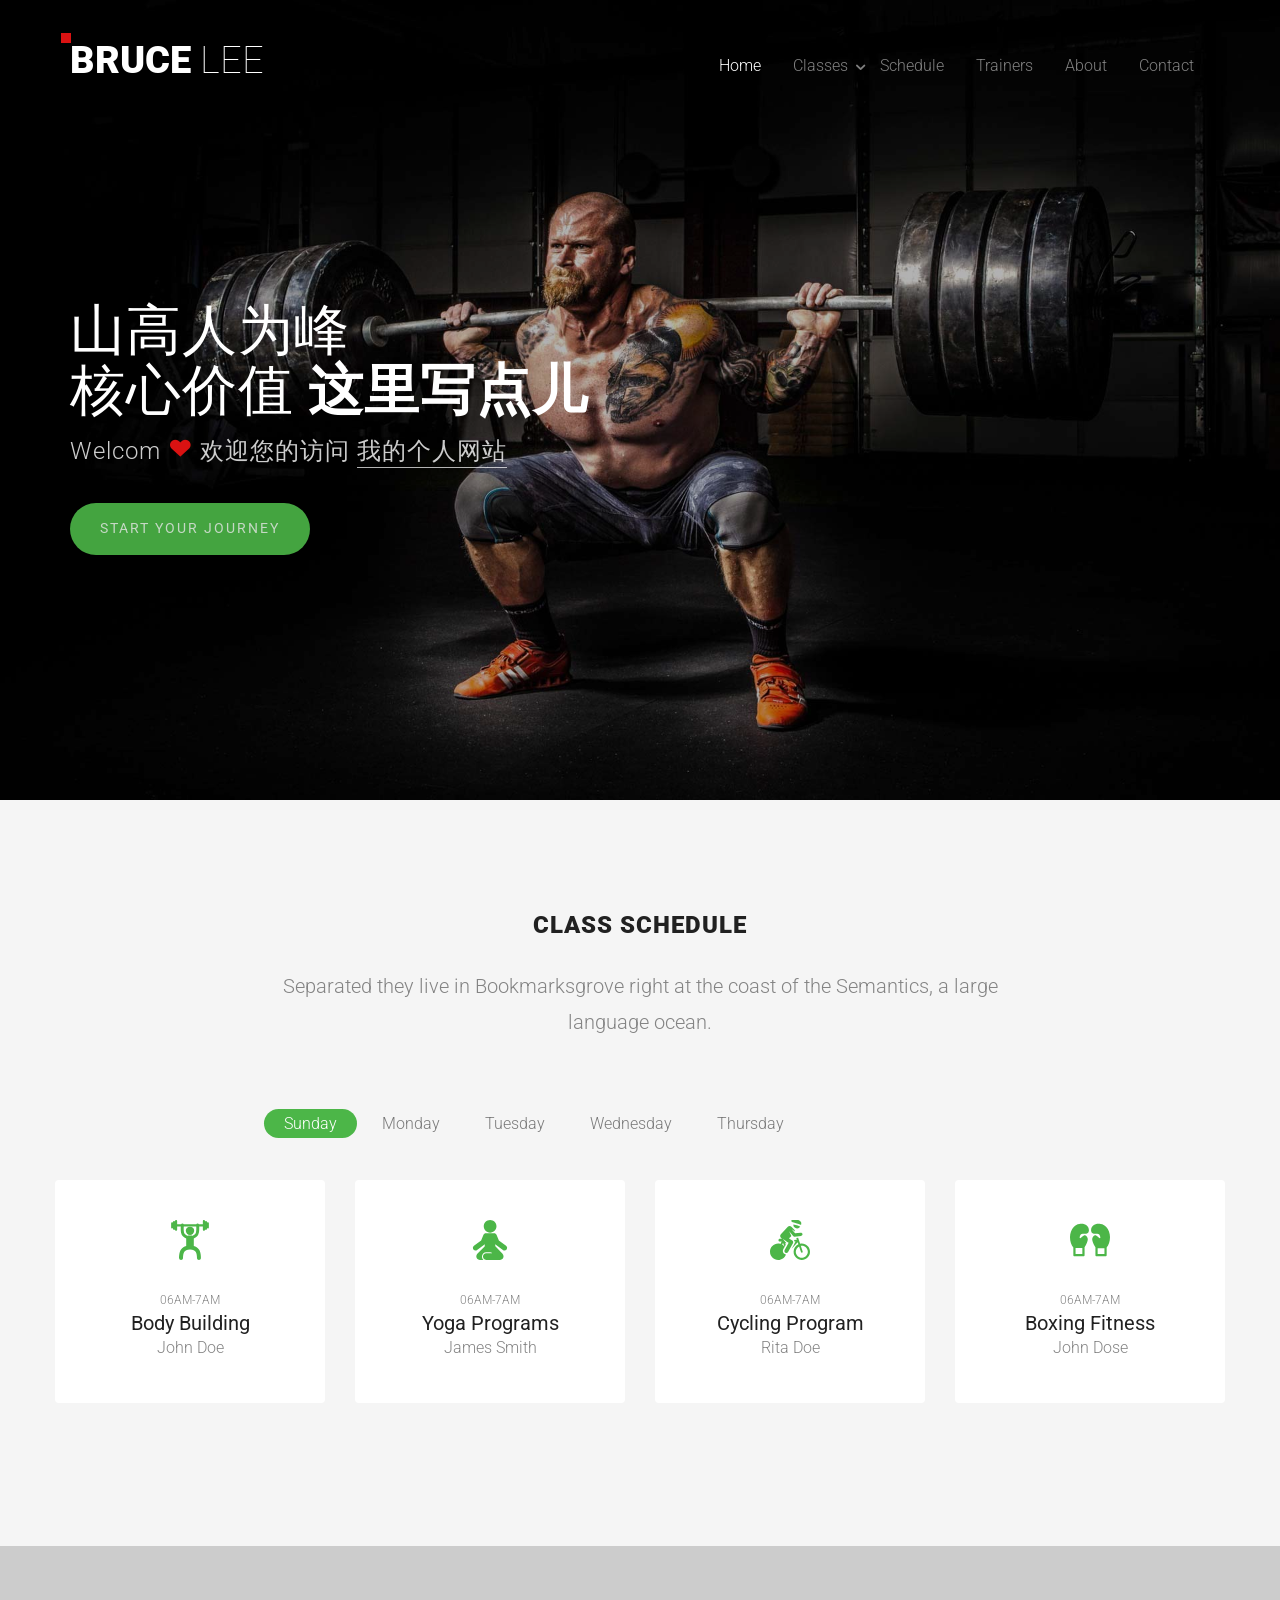
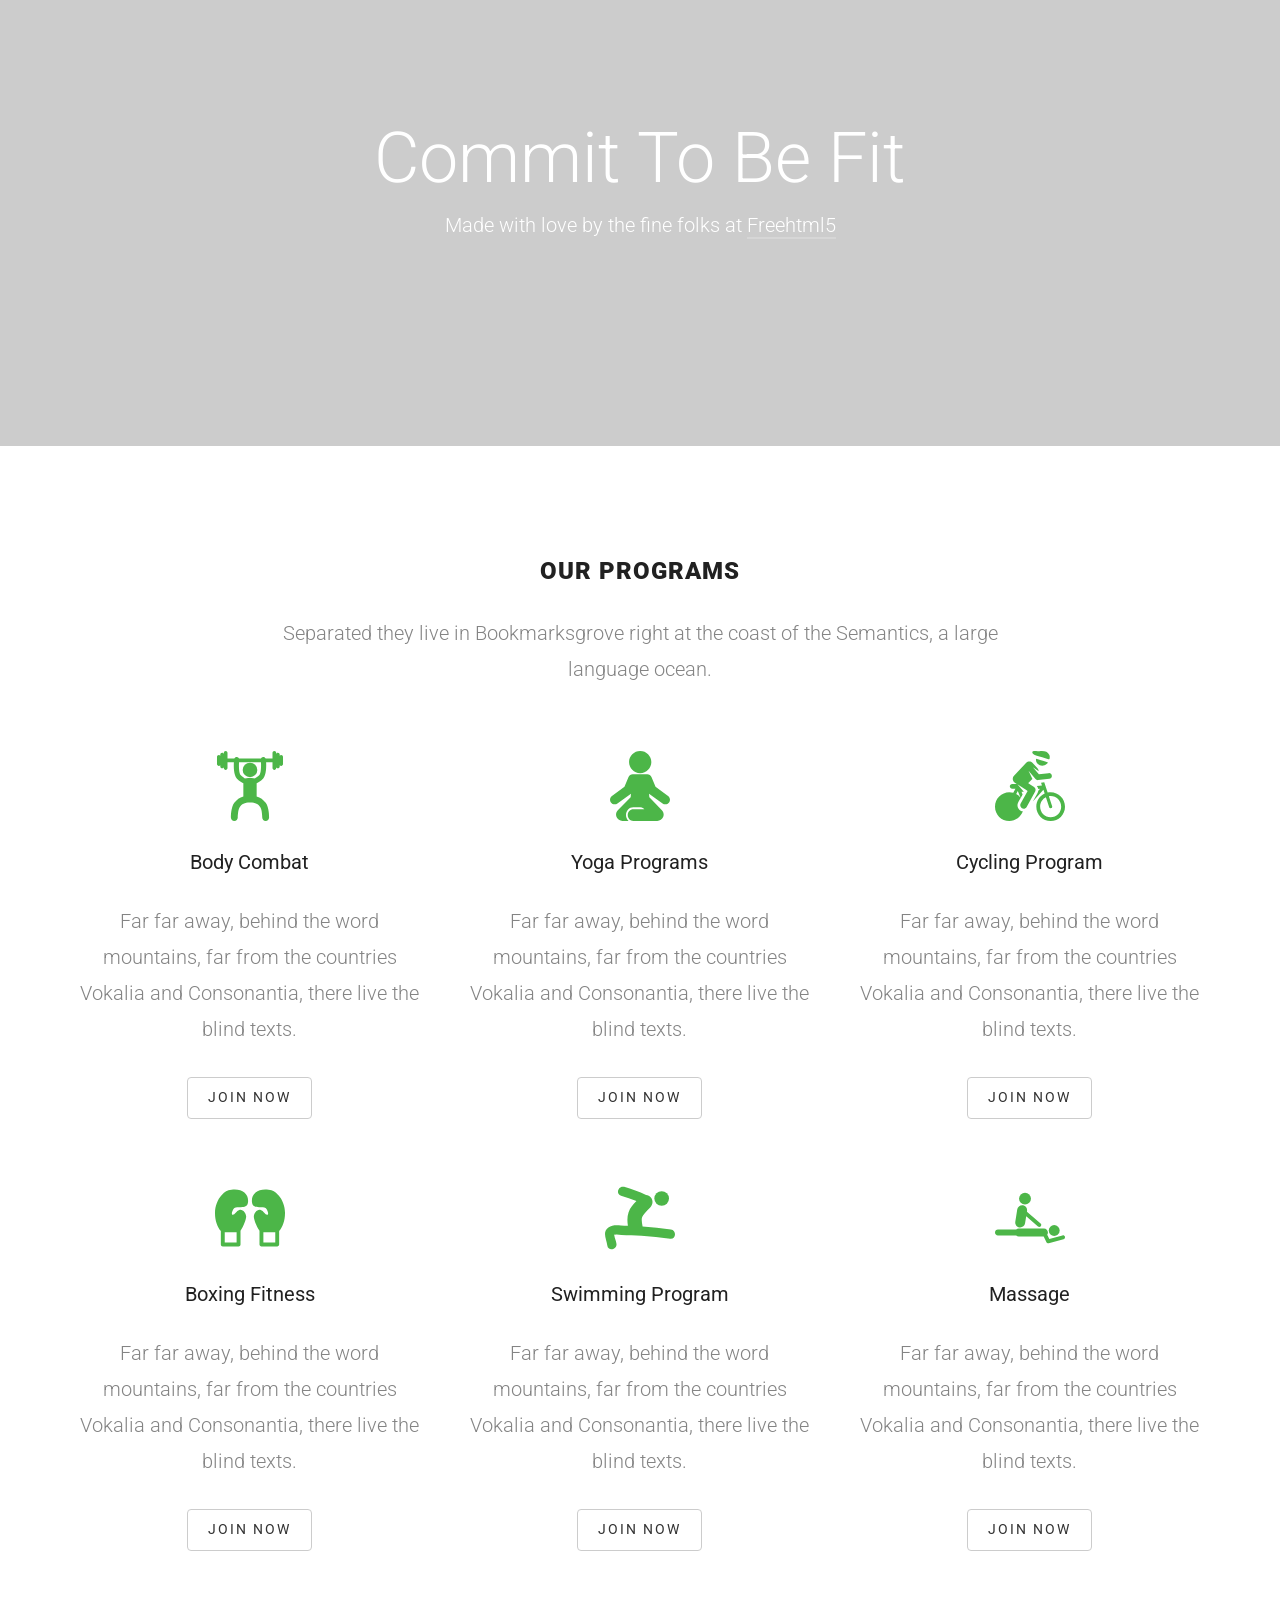
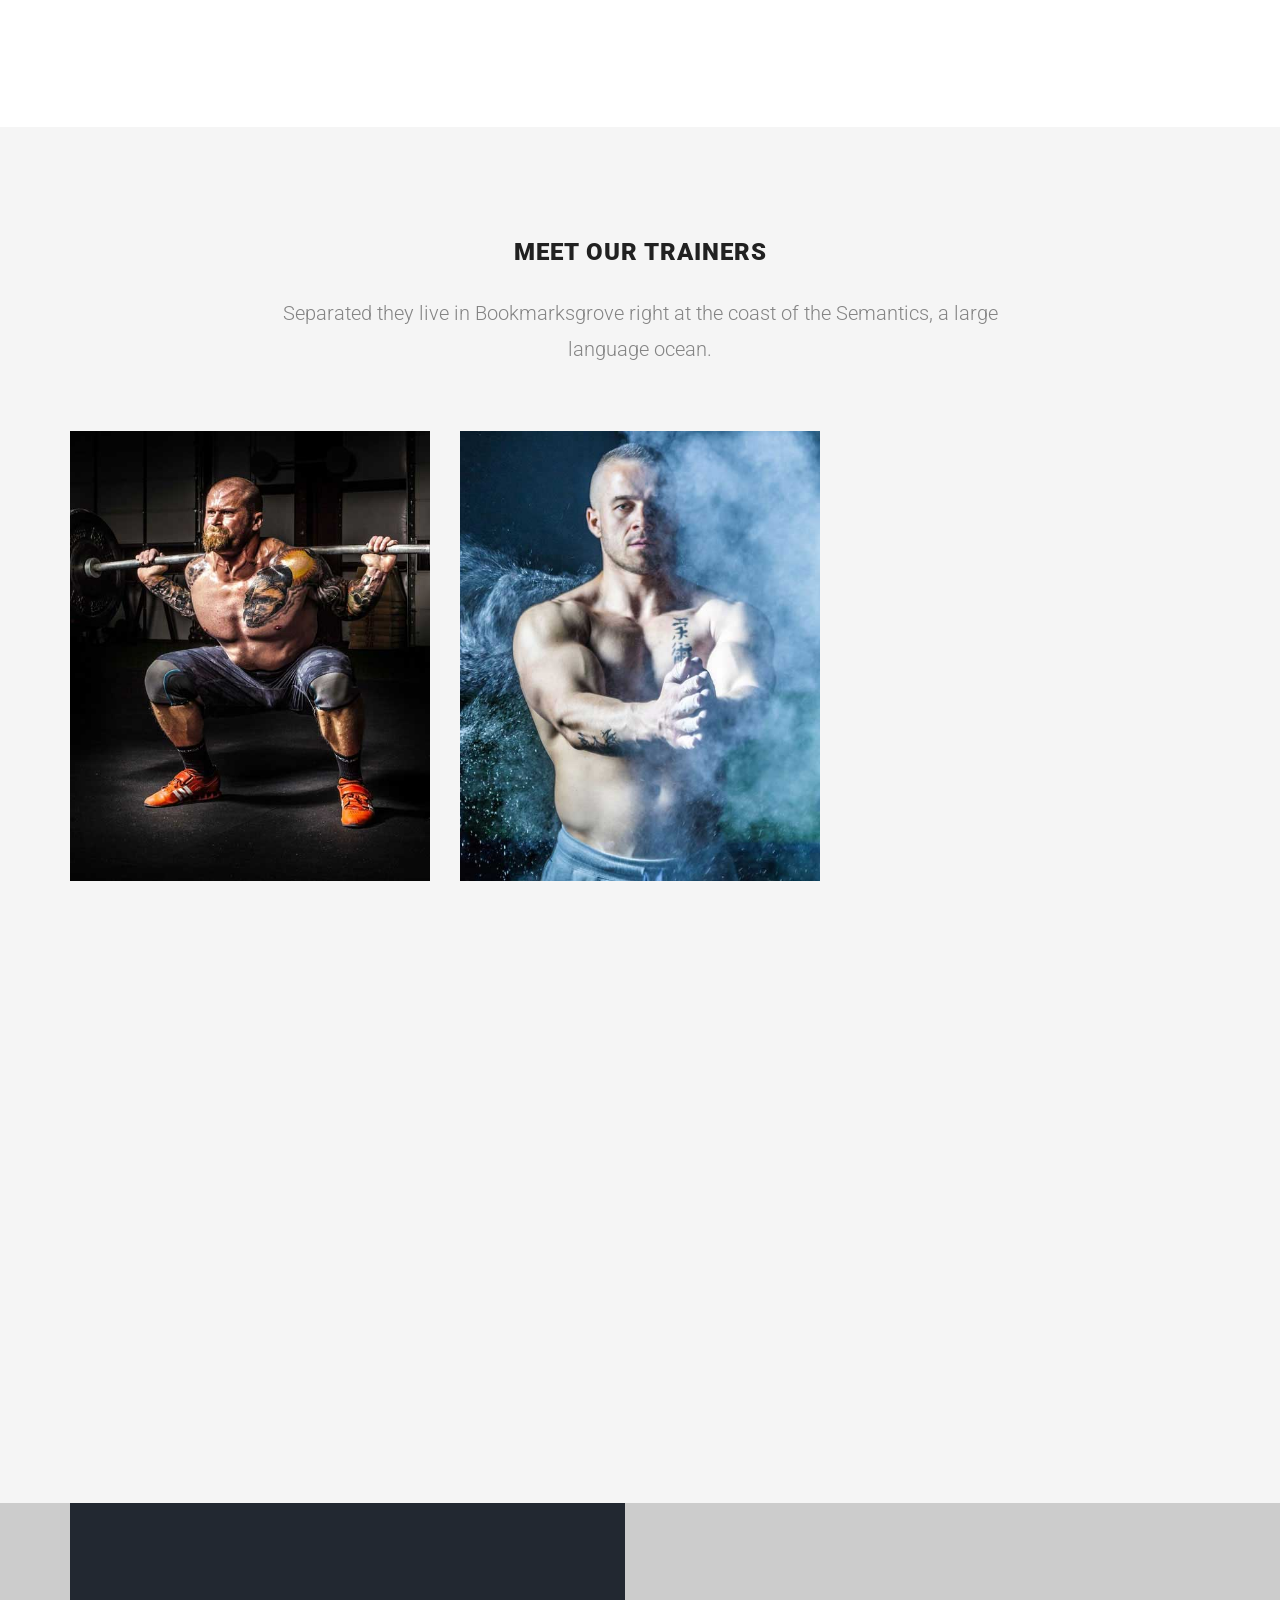
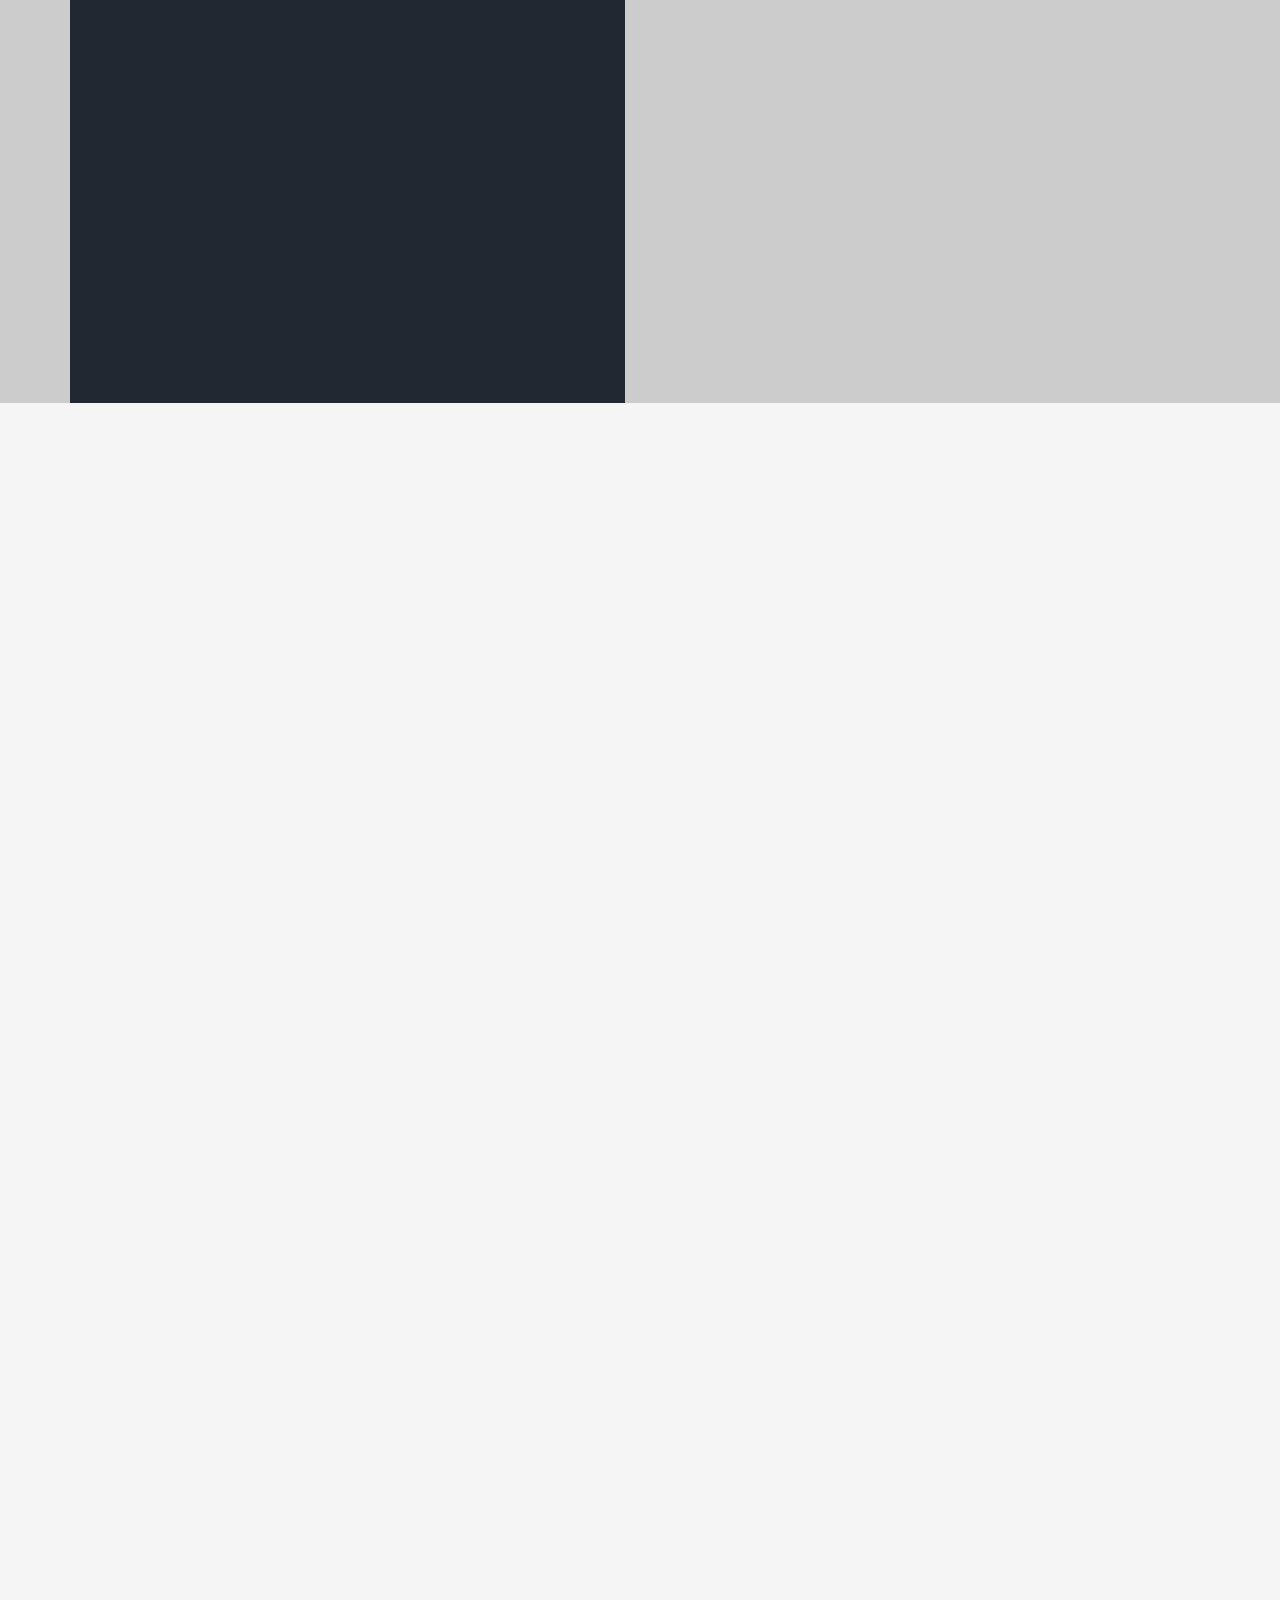
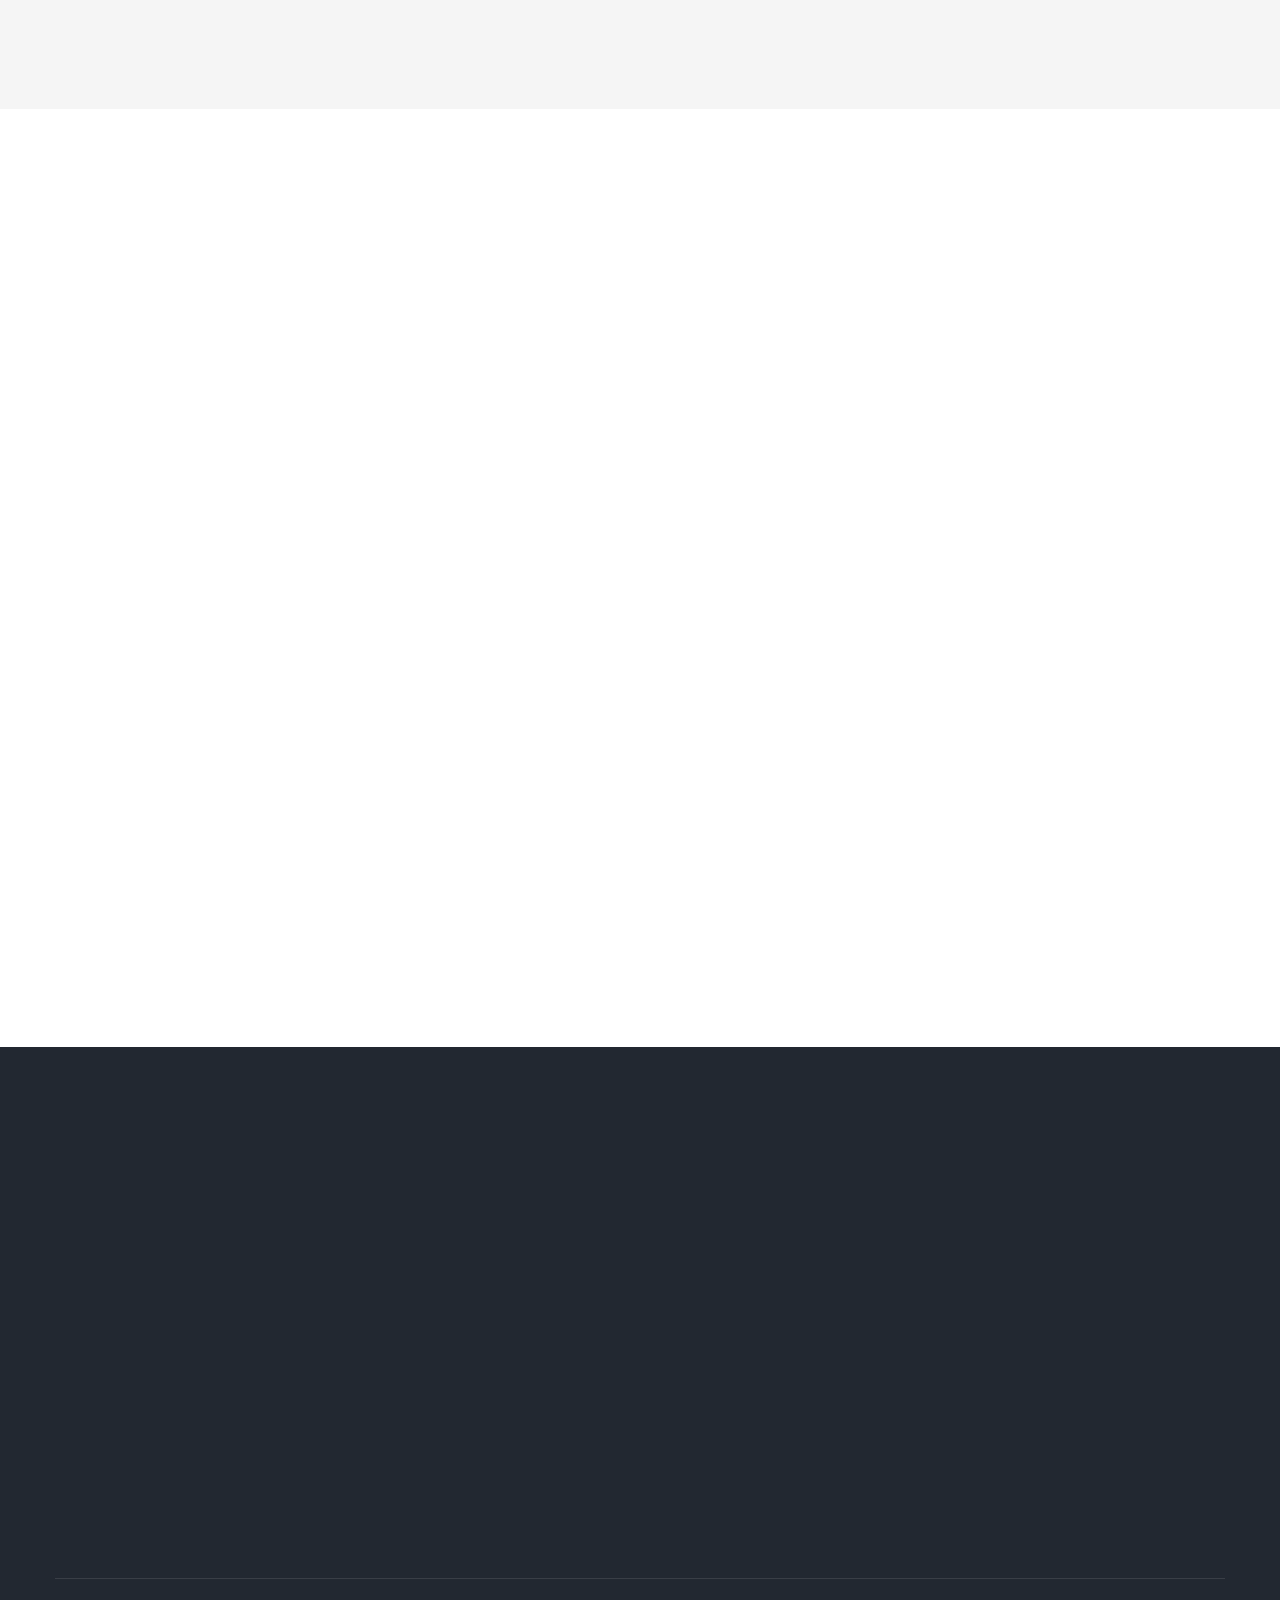
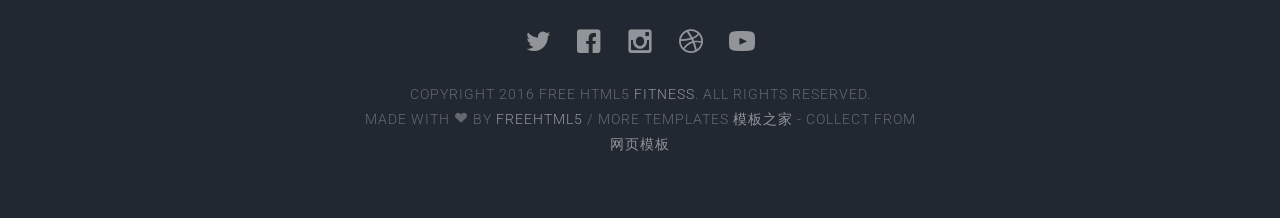
<file: index.html>
<!DOCTYPE html>
<!--[if lt IE 7]>      <html class="no-js lt-ie9 lt-ie8 lt-ie7"> <![endif]-->
<!--[if IE 7]>         <html class="no-js lt-ie9 lt-ie8"> <![endif]-->
<!--[if IE 8]>         <html class="no-js lt-ie9"> <![endif]-->
<!--[if gt IE 8]><!--> <html class="no-js"> <!--<![endif]-->
	<head>
	<meta charset="utf-8">
	<meta http-equiv="X-UA-Compatible" content="IE=edge">
	<title>Bruce &mdash; This is a personal website</title>
	<meta name="viewport" content="width=device-width, initial-scale=1">
	<meta name="description" content="Free HTML5 Template by FREEHTML5" />
	<meta name="keywords" content="free html5, free template, free bootstrap, html5, css3, mobile first, responsive" />
	

  

  	<!-- Facebook and Twitter integration -->
	<meta property="og:title" content=""/>
	<meta property="og:image" content=""/>
	<meta property="og:url" content=""/>
	<meta property="og:site_name" content=""/>
	<meta property="og:description" content=""/>
	<meta name="twitter:title" content="" />
	<meta name="twitter:image" content="" />
	<meta name="twitter:url" content="" />
	<meta name="twitter:card" content="" />

	<!-- Place favicon.ico and apple-touch-icon.png in the root directory -->
	<link rel="shortcut icon" href="favicon.ico">

	<link href='https://fonts.googleapis.com/css?family=Roboto:400,100,300,700,900' rel='stylesheet' type='text/css'>
	
	<!-- Animate.css -->
	<link rel="stylesheet" href="css/animate.css">
	<!-- Icomoon Icon Fonts-->
	<link rel="stylesheet" href="css/icomoon.css">
	<!-- Bootstrap  -->
	<link rel="stylesheet" href="css/bootstrap.css">
	<!-- Superfish -->
	<link rel="stylesheet" href="css/superfish.css">

	<link rel="stylesheet" href="css/style.css">


	<!-- Modernizr JS -->
	<script src="js/modernizr-2.6.2.min.js"></script>
	<!-- FOR IE9 below -->
	<!--[if lt IE 9]>
	<script src="js/respond.min.js"></script>
	<![endif]-->

	</head>
	<body>
		<div id="fh5co-wrapper">
		<div id="fh5co-page">
		<div id="fh5co-header">
			<header id="fh5co-header-section">
				<div class="container">
					<div class="nav-header">
						<a href="#" class="js-fh5co-nav-toggle fh5co-nav-toggle"><i></i></a>
						<h1 id="fh5co-logo"><a href="index.html">Bruce<span> Lee</span></a></h1>
						<!-- START #fh5co-menu-wrap -->
						<nav id="fh5co-menu-wrap" role="navigation">
							<ul class="sf-menu" id="fh5co-primary-menu">
								<li class="active">
									<a href="index.html">Home</a>
								</li>
								<li>
									<a href="classes.html" class="fh5co-sub-ddown">Classes</a>
									 <ul class="fh5co-sub-menu">
									 	<li><a href="left-sidebar.html">Web Development</a></li>
									 	<li><a href="right-sidebar.html">Branding &amp; Identity</a></li>
										<li>
											<a href="#" class="fh5co-sub-ddown">Free HTML5</a>
											<ul class="fh5co-sub-menu">
												<li><a href="#/preview/?item=build-free-html5-bootstrap-template" target="_blank">Build</a></li>
												<li><a href="#/preview/?item=work-free-html5-template-bootstrap" target="_blank">Work</a></li>
												<li><a href="#/preview/?item=light-free-html5-template-bootstrap" target="_blank">Light</a></li>
												<li><a href="#/preview/?item=relic-free-html5-template-using-bootstrap" target="_blank">Relic</a></li>
												<li><a href="#/preview/?item=display-free-html5-template-using-bootstrap" target="_blank">Display</a></li>
												<li><a href="#/preview/?item=sprint-free-html5-template-bootstrap" target="_blank">Sprint</a></li>
											</ul>
										</li>
										<li><a href="#">UI Animation</a></li>
										<li><a href="#">Copywriting</a></li>
										<li><a href="#">Photography</a></li> 
									</ul>
								</li>
								<li>
									<a href="schedule.html">Schedule</a>
								</li>
								<li><a href="trainer.html">Trainers</a></li>
								<li><a href="about.html">About</a></li>
								<li><a href="contact.html">Contact</a></li>
							</ul>
						</nav>
					</div>
				</div>
			</header>		
		</div>
		<!-- end:fh5co-header -->
		<div class="fh5co-hero">
			<div class="fh5co-overlay"></div>
			<div class="fh5co-cover" data-stellar-background-ratio="0.5" style="background-image: url(images/home-image.jpg);">
				<div class="desc animate-box">
					<div class="container">
						<div class="row">
							<div class="col-md-7">
								<h2> 山高人为峰 <br>核心价值 <b>这里写点儿</b></h2>
								<p><span>Welcom  <i class="icon-heart3"></i> 欢迎您的访问 <a href="#" class="fh5co-site-name">我的个人网站</a></span></p>
								<span><a class="btn btn-primary" href="#">Start Your Journey</a></span>
							</div>
						</div>
					</div>
				</div>
			</div>
		</div>

        <div class="copyrights">Collect from <a href="http://www.cssmoban.com/" >企业网站模板</a></div>
		<!-- end:fh5co-hero -->
		<div id="fh5co-schedule-section" class="fh5co-lightgray-section">
			<div class="container">
				<div class="row">
					<div class="col-md-8 col-md-offset-2">
						<div class="heading-section text-center animate-box">
							<h2>Class Schedule</h2>
							<p>Separated they live in Bookmarksgrove right at the coast of the Semantics, a large language ocean.</p>
						</div>
					</div>
				</div>
				<div class="row animate-box">
					<div class="col-md-10 col-md-offset-1 text-center">
						<ul class="schedule">
							<li><a href="#" class="active" data-sched="sunday">Sunday</a></li>
							<li><a href="#" data-sched="monday">Monday</a></li>
							<li><a href="#" data-sched="tuesday">Tuesday</a></li>
							<li><a href="#" data-sched="wednesday">Wednesday</a></li>
							<li><a href="#" data-sched="thursday">Thursday</a></li>
							<li><a href="#" data-sched="monday">Monday</a></li>
							<li><a href="#" data-sched="saturday">Saturday</a></li>
						</ul>
					</div>

					<div class="row text-center">

						<div class="col-md-12 schedule-container">

							<div class="schedule-content active" data-day="sunday">
								<div class="col-md-3 col-sm-6">
									<div class="program program-schedule">
										<img src="images/fit-dumbell.svg" alt="Cycling">
										<small>06AM-7AM</small>
										<h3>Body Building</h3>
										<span>John Doe</span>
									</div>
								</div>
								
								<div class="col-md-3 col-sm-6">
									<div class="program program-schedule">
										<img src="images/fit-yoga.svg" alt="">
										<small>06AM-7AM</small>
										<h3>Yoga Programs</h3>
										<span>James Smith</span>
									</div>
								</div>
								<div class="col-md-3 col-sm-6">
									<div class="program program-schedule">
										<img src="images/fit-cycling.svg" alt="">
										<small>06AM-7AM</small>
										<h3>Cycling Program</h3>
										<span>Rita Doe</span>
									</div>
								</div>
								<div class="col-md-3 col-sm-6">
									<div class="program program-schedule">
										<img src="images/fit-boxing.svg" alt="Cycling">
										<small>06AM-7AM</small>
										<h3>Boxing Fitness</h3>
										<span>John Dose</span>
									</div>
								</div>
							</div>
							<!-- END sched-content -->

							<div class="schedule-content" data-day="monday">
								<div class="col-md-3 col-sm-6">
									<div class="program program-schedule">
										<img src="images/fit-yoga.svg" alt="">
										<small>06AM-7AM</small>
										<h3>Yoga Programs</h3>
										<span>James Smith</span>
									</div>
								</div>
								<div class="col-md-3 col-sm-6">
									<div class="program program-schedule">
										<img src="images/fit-dumbell.svg" alt="Cycling">
										<small>06AM-7AM</small>
										<h3>Body Building</h3>
										<span>John Doe</span>
									</div>
								</div>
								<div class="col-md-3 col-sm-6">
									<div class="program program-schedule">
										<img src="images/fit-boxing.svg" alt="Cycling">
										<small>06AM-7AM</small>
										<h3>Boxing Fitness</h3>
										<span>John Dose</span>
									</div>
								</div>
								<div class="col-md-3 col-sm-6">
									<div class="program program-schedule">
										<img src="images/fit-cycling.svg" alt="">
										<small>06AM-7AM</small>
										<h3>Cycling Program</h3>
										<span>Rita Doe</span>
									</div>
								</div>
								
							</div>
							<!-- END sched-content -->

							<div class="schedule-content" data-day="tuesday">
								<div class="col-md-3 col-sm-6">
									<div class="program program-schedule">
										<img src="images/fit-dumbell.svg" alt="Cycling">
										<small>06AM-7AM</small>
										<h3>Body Building</h3>
										<span>John Doe</span>
									</div>
								</div>
								<div class="col-md-3 col-sm-6">
									<div class="program program-schedule">
										<img src="images/fit-yoga.svg" alt="">
										<small>06AM-7AM</small>
										<h3>Yoga Programs</h3>
										<span>James Smith</span>
									</div>
								</div>
								<div class="col-md-3 col-sm-6">
									<div class="program program-schedule">
										<img src="images/fit-cycling.svg" alt="">
										<small>06AM-7AM</small>
										<h3>Cycling Program</h3>
										<span>Rita Doe</span>
									</div>
								</div>
								<div class="col-md-3 col-sm-6">
									<div class="program program-schedule">
										<img src="images/fit-boxing.svg" alt="Cycling">
										<small>06AM-7AM</small>
										<h3>Boxing Fitness</h3>
										<span>John Dose</span>
									</div>
								</div>
							</div>
							<!-- END sched-content -->

							<div class="schedule-content" data-day="wednesday">
								<div class="col-md-3 col-sm-6">
									<div class="program program-schedule">
										<img src="images/fit-yoga.svg" alt="">
										<small>06AM-7AM</small>
										<h3>Yoga Programs</h3>
										<span>James Smith</span>
									</div>
								</div>
								<div class="col-md-3 col-sm-6">
									<div class="program program-schedule">
										<img src="images/fit-dumbell.svg" alt="Cycling">
										<small>06AM-7AM</small>
										<h3>Body Building</h3>
										<span>John Doe</span>
									</div>
								</div>
								<div class="col-md-3 col-sm-6">
									<div class="program program-schedule">
										<img src="images/fit-boxing.svg" alt="Cycling">
										<small>06AM-7AM</small>
										<h3>Boxing Fitness</h3>
										<span>John Dose</span>
									</div>
								</div>
								<div class="col-md-3 col-sm-6">
									<div class="program program-schedule">
										<img src="images/fit-cycling.svg" alt="">
										<small>06AM-7AM</small>
										<h3>Cycling Program</h3>
										<span>Rita Doe</span>
									</div>
								</div>
							</div>
							<!-- END sched-content -->

							<div class="schedule-content" data-day="thursday">
								<div class="col-md-3 col-sm-6">
									<div class="program program-schedule">
										<img src="images/fit-dumbell.svg" alt="Cycling">
										<small>06AM-7AM</small>
										<h3>Body Building</h3>
										<span>John Doe</span>
									</div>
								</div>
								<div class="col-md-3 col-sm-6">
									<div class="program program-schedule">
										<img src="images/fit-yoga.svg" alt="">
										<small>06AM-7AM</small>
										<h3>Yoga Programs</h3>
										<span>James Smith</span>
									</div>
								</div>
								<div class="col-md-3 col-sm-6">
									<div class="program program-schedule">
										<img src="images/fit-cycling.svg" alt="">
										<small>06AM-7AM</small>
										<h3>Cycling Program</h3>
										<span>Rita Doe</span>
									</div>
								</div>
								<div class="col-md-3 col-sm-6">
									<div class="program program-schedule">
										<img src="images/fit-boxing.svg" alt="Cycling">
										<small>06AM-7AM</small>
										<h3>Boxing Fitness</h3>
										<span>John Dose</span>
									</div>
								</div>
							</div>
							<!-- END sched-content -->

							<div class="schedule-content" data-day="friday">
								<div class="col-md-3 col-sm-6">
									<div class="program program-schedule">
										<img src="images/fit-yoga.svg" alt="">
										<small>06AM-7AM</small>
										<h3>Yoga Programs</h3>
										<span>James Smith</span>
									</div>
								</div>
								<div class="col-md-3 col-sm-6">
									<div class="program program-schedule">
										<img src="images/fit-dumbell.svg" alt="Cycling">
										<small>06AM-7AM</small>
										<h3>Body Building</h3>
										<span>John Doe</span>
									</div>
								</div>
								<div class="col-md-3 col-sm-6">
									<div class="program program-schedule">
										<img src="images/fit-boxing.svg" alt="Cycling">
										<small>06AM-7AM</small>
										<h3>Boxing Fitness</h3>
										<span>John Dose</span>
									</div>
								</div>
								<div class="col-md-3 col-sm-6">
									<div class="program program-schedule">
										<img src="images/fit-cycling.svg" alt="">
										<small>06AM-7AM</small>
										<h3>Cycling Program</h3>
										<span>Rita Doe</span>
									</div>
								</div>
							</div>
							<!-- END sched-content -->

							<div class="schedule-content" data-day="saturday">
								<div class="col-md-3 col-sm-6">
									<div class="program program-schedule">
										<img src="images/fit-dumbell.svg" alt="Cycling">
										<small>06AM-7AM</small>
										<h3>Body Building</h3>
										<span>John Doe</span>
									</div>
								</div>
								<div class="col-md-3 col-sm-6">
									<div class="program program-schedule">
										<img src="images/fit-yoga.svg" alt="">
										<small>06AM-7AM</small>
										<h3>Yoga Programs</h3>
										<span>James Smith</span>
									</div>
								</div>
								<div class="col-md-3 col-sm-6">
									<div class="program program-schedule">
										<img src="images/fit-cycling.svg" alt="">
										<small>06AM-7AM</small>
										<h3>Cycling Program</h3>
										<span>Rita Doe</span>
									</div>
								</div>
								<div class="col-md-3 col-sm-6">
									<div class="program program-schedule">
										<img src="images/fit-boxing.svg" alt="Cycling">
										<small>06AM-7AM</small>
										<h3>Boxing Fitness</h3>
										<span>John Dose</span>
									</div>
								</div>
							</div>
							<!-- END sched-content -->
						</div>

						
					</div>
				</div>
			</div>
		</div>
		<div class="fh5co-parallax" style="background-image: url(images/home-image-3.jpg);" data-stellar-background-ratio="0.5">
			<div class="overlay"></div>
			<div class="container">
				<div class="row">
					<div class="col-md-8 col-md-offset-2 col-sm-12 col-sm-offset-0 col-xs-12 col-xs-offset-0 text-center fh5co-table">
						<div class="fh5co-intro fh5co-table-cell animate-box">
							<h1 class="text-center">Commit To Be Fit</h1>
							<p>Made with love by the fine folks at <a href="#">Freehtml5</a></p>
						</div>
					</div>
				</div>
			</div>
		</div><!-- end: fh5co-parallax -->
		<div id="fh5co-programs-section">
			<div class="container">
				<div class="row">
					<div class="col-md-8 col-md-offset-2">
						<div class="heading-section text-center animate-box">
							<h2>Our Programs</h2>
							<p>Separated they live in Bookmarksgrove right at the coast of the Semantics, a large language ocean.</p>
						</div>
					</div>
				</div>
				<div class="row text-center">
					<div class="col-md-4 col-sm-6">
						<div class="program animate-box">
							<img src="images/fit-dumbell.svg" alt="Cycling">
							<h3>Body Combat</h3>
							<p>Far far away, behind the word mountains, far from the countries Vokalia and Consonantia, there live the blind texts. </p>
							<span><a href="#" class="btn btn-default">Join Now</a></span>
						</div>
					</div>
					<div class="col-md-4 col-sm-6">
						<div class="program animate-box">
							<img src="images/fit-yoga.svg" alt="">
							<h3>Yoga Programs</h3>
							<p>Far far away, behind the word mountains, far from the countries Vokalia and Consonantia, there live the blind texts. </p>
							<span><a href="#" class="btn btn-default">Join Now</a></span>
						</div>
					</div>
					<div class="col-md-4 col-sm-6">
						<div class="program animate-box">
							<img src="images/fit-cycling.svg" alt="">
							<h3>Cycling Program</h3>
							<p>Far far away, behind the word mountains, far from the countries Vokalia and Consonantia, there live the blind texts. </p>
							<span><a href="#" class="btn btn-default">Join Now</a></span>
						</div>
					</div>
					<div class="col-md-4 col-sm-6">
						<div class="program animate-box">
							<img src="images/fit-boxing.svg" alt="Cycling">
							<h3>Boxing Fitness</h3>
							<p>Far far away, behind the word mountains, far from the countries Vokalia and Consonantia, there live the blind texts. </p>
							<span><a href="#" class="btn btn-default">Join Now</a></span>
						</div>
					</div>
					<div class="col-md-4 col-sm-6">
						<div class="program animate-box">
							<img src="images/fit-swimming.svg" alt="">
							<h3>Swimming Program</h3>
							<p>Far far away, behind the word mountains, far from the countries Vokalia and Consonantia, there live the blind texts. </p>
							<span><a href="#" class="btn btn-default">Join Now</a></span>
						</div>
					</div>
					<div class="col-md-4 col-sm-6">
						<div class="program animate-box">
							<img src="images/fit-massage.svg" alt="">
							<h3>Massage</h3>
							<p>Far far away, behind the word mountains, far from the countries Vokalia and Consonantia, there live the blind texts. </p>
							<span><a href="#" class="btn btn-default">Join Now</a></span>
						</div>
					</div>
				</div>
			</div>
		</div>
		<div id="fh5co-team-section" class="fh5co-lightgray-section">
			<div class="container">
				<div class="row">
					<div class="col-md-8 col-md-offset-2">
						<div class="heading-section text-center animate-box">
							<h2>Meet Our Trainers</h2>
							<p>Separated they live in Bookmarksgrove right at the coast of the Semantics, a large language ocean.</p>
						</div>
					</div>
				</div>
				<div class="row text-center">
					<div class="col-md-4 col-sm-6">
						<div class="team-section-grid animate-box" style="background-image: url(images/trainer-1.jpg);">
							<div class="overlay-section">
								<div class="desc">
									<h3>John Doe</h3>
									<span>Body Trainer</span>
									<p>Far far away, behind the word mountains, far from the countries Vokalia and Consonantia</p>
									<p class="fh5co-social-icons">
										<a href="#"><i class="icon-twitter-with-circle"></i></a>
										<a href="#"><i class="icon-facebook-with-circle"></i></a>
										<a href="#"><i class="icon-instagram-with-circle"></i></a>
									</p>
								</div>
							</div>
						</div>
					</div>
					<div class="col-md-4 col-sm-6">
						<div class="team-section-grid animate-box" style="background-image: url(images/trainer-2.jpg);">
							<div class="overlay-section">
								<div class="desc">
									<h3>James Smith</h3>
									<span>Swimming Trainer</span>
									<p>Far far away, behind the word mountains, far from the countries Vokalia and Consonantia</p>
									<p class="fh5co-social-icons">
										<a href="#"><i class="icon-twitter-with-circle"></i></a>
										<a href="#"><i class="icon-facebook-with-circle"></i></a>
										<a href="#"><i class="icon-instagram-with-circle"></i></a>
									</p>
								</div>
							</div>
						</div>
					</div>
					<div class="col-md-4 col-sm-6">
						<div class="team-section-grid animate-box" style="background-image: url(images/trainer-3.jpg);">
							<div class="overlay-section">
								<div class="desc">
									<h3>John Doe</h3>
									<span>Chief Executive Officer</span>
									<p>Far far away, behind the word mountains, far from the countries Vokalia and Consonantia, there live the blind texts.</p>
									<p class="fh5co-social-icons">
										<a href="#"><i class="icon-twitter-with-circle"></i></a>
										<a href="#"><i class="icon-facebook-with-circle"></i></a>
										<a href="#"><i class="icon-instagram-with-circle"></i></a>
									</p>
								</div>
							</div>
						</div>
					</div>
					<div class="col-md-4 col-sm-6">
						<div class="team-section-grid animate-box" style="background-image: url(images/trainer-4.jpg);">
							<div class="overlay-section">
								<div class="desc">
									<h3>John Doe</h3>
									<span>Chief Executive Officer</span>
									<p>Far far away, behind the word mountains, far from the countries Vokalia and Consonantia, there live the blind texts.</p>
									<p class="fh5co-social-icons">
										<a href="#"><i class="icon-twitter-with-circle"></i></a>
										<a href="#"><i class="icon-facebook-with-circle"></i></a>
										<a href="#"><i class="icon-instagram-with-circle"></i></a>
									</p>
								</div>
							</div>
						</div>
					</div>
					<div class="col-md-4 col-sm-6">
						<div class="team-section-grid animate-box" style="background-image: url(images/trainer-5.jpg);">
							<div class="overlay-section">
								<div class="desc">
									<h3>John Doe</h3>
									<span>Chief Executive Officer</span>
									<p>Far far away, behind the word mountains, far from the countries Vokalia and Consonantia, there live the blind texts.</p>
									<p class="fh5co-social-icons">
										<a href="#"><i class="icon-twitter-with-circle"></i></a>
										<a href="#"><i class="icon-facebook-with-circle"></i></a>
										<a href="#"><i class="icon-instagram-with-circle"></i></a>
									</p>
								</div>
							</div>
						</div>
					</div>
					<div class="col-md-4 col-sm-6">
						<div class="team-section-grid animate-box" style="background-image: url(images/trainer-6.jpg);">
							<div class="overlay-section">
								<div class="desc">
									<h3>John Doe</h3>
									<span>Chief Executive Officer</span>
									<p>Far far away, behind the word mountains, far from the countries Vokalia and Consonantia, there live the blind texts.</p>
									<p class="fh5co-social-icons">
										<a href="#"><i class="icon-twitter-with-circle"></i></a>
										<a href="#"><i class="icon-facebook-with-circle"></i></a>
										<a href="#"><i class="icon-instagram-with-circle"></i></a>
									</p>
								</div>
							</div>
						</div>
					</div>	
				</div>
			</div>
		</div>
		<div class="fh5co-parallax" style="background-image: url(images/home-image-2.jpg);" data-stellar-background-ratio="0.5">
			<div class="overlay"></div>
			<div class="container">
				<div class="row">
					<div class="col-md-6 col-md-offset-3 col-md-pull-3 col-sm-12 col-sm-offset-0 col-xs-12 col-xs-offset-0 fh5co-table">
						<div class="fh5co-intro fh5co-table-cell box-area">
							<div class="animate-box">
								<h1>Fitness Classes this summer</h1>
								<p>Pay now and get 25% Discount</p>
								<a href="#" class="btn btn-primary">Become A Member</a>
							</div>
						</div>
					</div>
				</div>
			</div>
		</div><!-- end: fh5co-parallax -->
		<div id="fh5co-pricing-section" class="fh5co-pricing fh5co-lightgray-section">
			<div class="container">
				<div class="row">
					<div class="col-md-8 col-md-offset-2">
						<div class="heading-section text-center animate-box">
							<h2>Pricing Plan</h2>
							<p>Separated they live in Bookmarksgrove right at the coast of the Semantics, a large language ocean.</p>
						</div>
					</div>
				</div>
				<div class="row">
					<div class="pricing">
					<div class="col-md-3 animate-box">
						<div class="price-box animate-box">
							<h2 class="pricing-plan">Starter</h2>
							<div class="price"><sup class="currency">$</sup>9<small>/month</small></div>
							<p>Far far away, behind the word mountains, far from the countries Vokalia and Consonantia</p>
							<ul class="classes">
								<li>15 Cardio Classes</li>
								<li class="color">10 Swimming Lesson</li>
								<li>10 Yoga Classes</li>
								<li class="color">20 Aerobics</li>
								<li>10 Zumba Classes</li>
								<li class="color">5 Massage</li>
								<li>10 Body Building</li>
							</ul>
							<a href="#" class="btn btn-default">Select Plan</a>
						</div>
					</div>

					<div class="col-md-3 animate-box">
						<div class="price-box animate-box">
							<h2 class="pricing-plan">Basic</h2>
							<div class="price"><sup class="currency">$</sup>27<small>/month</small></div>
							<p>Far far away, behind the word mountains, far from the countries Vokalia and Consonantia</p>
							<ul class="classes">
								<li>15 Cardio Classes</li>
								<li class="color">10 Swimming Lesson</li>
								<li>10 Yoga Classes</li>
								<li class="color">20 Aerobics</li>
								<li>10 Zumba Classes</li>
								<li class="color">5 Massage</li>
								<li>10 Body Building</li>
							</ul>
							<a href="#" class="btn btn-default">Select Plan</a>
						</div>
					</div>

					<div class="col-md-3 animate-box">
						<div class="price-box animate-box popular">
							<h2 class="pricing-plan pricing-plan-offer">Pro <span>Best Offer</span></h2>
							<div class="price"><sup class="currency">$</sup>74<small>/month</small></div>
							<p>Far far away, behind the word mountains, far from the countries Vokalia and Consonantia</p>
							<ul class="classes">
								<li>15 Cardio Classes</li>
								<li class="color">10 Swimming Lesson</li>
								<li>10 Yoga Classes</li>
								<li class="color">20 Aerobics</li>
								<li>10 Zumba Classes</li>
								<li class="color">5 Massage</li>
								<li>10 Body Building</li>
							</ul>
							<a href="#" class="btn btn-select-plan btn-sm">Select Plan</a>
						</div>
					</div>

					<div class="col-md-3 animate-box">
						<div class="price-box animate-box">
							<h2 class="pricing-plan">Unlimited</h2>
							<div class="price"><sup class="currency">$</sup>140<small>/month</small></div>
							<p>Far far away, behind the word mountains, far from the countries Vokalia and Consonantia</p>
							<ul class="classes">
								<li>15 Cardio Classes</li>
								<li class="color">10 Swimming Lesson</li>
								<li>10 Yoga Classes</li>
								<li class="color">20 Aerobics</li>
								<li>10 Zumba Classes</li>
								<li class="color">5 Massage</li>
								<li>10 Body Building</li>
							</ul>
							<a href="#" class="btn btn-default">Select Plan</a>
						</div>
					</div>
				</div>
				</div>
			</div>
		</div>
		
		<div id="fh5co-blog-section">
			<div class="container">
				<div class="row">
					<div class="col-md-6">
						<div class="col-md-12">
							<div class="heading-section animate-box">
								<h2>Recent from Blog</h2>
							</div>
						</div>
						<div class="col-md-12 col-md-offset-0">
							<div class="fh5co-blog animate-box">
								<div class="inner-post">
									<a href="#"><img class="img-responsive" src="images/blog-1.jpg" alt=""></a>
								</div>
								<div class="desc">
									<h3><a href=""#>Starting new session of body building this summer</a></h3>
									<span class="posted_by">Posted by: Admin</span>
									<span class="comment"><a href="">21<i class="icon-bubble22"></i></a></span>
									<p>Far far away, behind the word mountains</p>
									<a href="#" class="btn btn-default">Read More</a>
								</div> 
							</div>
						</div>
						<div class="col-md-12 col-md-offset-0">
							<div class="fh5co-blog animate-box">
								<div class="inner-post">
									<a href="#"><img class="img-responsive" src="images/blog-1.jpg" alt=""></a>
								</div>
								<div class="desc">
									<h3><a href=""#>Starting new session of body building this summer</a></h3>
									<span class="posted_by">Posted by: Admin</span>
									<span class="comment"><a href="">21<i class="icon-bubble22"></i></a></span>
									<p>Far far away, behind the word mountains</p>
									<a href="#" class="btn btn-default">Read More</a>
								</div> 
							</div>
						</div>
					</div>
					<div class="col-md-6">
						<div class="col-md-12">
							<div class="heading-section animate-box">
								<h2>Upcoming Events</h2>
							</div>
						</div>
						<div class="col-md-12 col-md-offset-0">
							<div class="fh5co-blog animate-box">
								<div class="meta-date text-center">
									<p><span class="date">14</span><span>June</span><span>2016</span></p>
								</div>
								<div class="desc desc2">
									<h3><a href=""#>Starting new session of body building this summer</a></h3>
									<span class="posted_by">Posted by: Admin</span>
									<span class="comment"><a href="">21<i class="icon-bubble22"></i></a></span>
									<p>Far far away, behind the word mountains, far from the countries Vokalia and Consonantia</p>
									<a href="#" class="btn btn-default">Read More</a>
								</div> 
							</div>
						</div>
						<div class="col-md-12 col-md-offset-0">
							<div class="fh5co-blog animate-box">
								<div class="meta-date text-center">
									<p><span class="date">13</span><span>June</span><span>2016</span></p>
								</div>
								<div class="desc desc2">
									<h3><a href=""#>Starting new session of body building this summer</a></h3>
									<span class="posted_by">Posted by: Admin</span>
									<span class="comment"><a href="">21<i class="icon-bubble22"></i></a></span>
									<p>Far far away, behind the word mountains, far from the countries Vokalia and Consonantia</p>
									<a href="#" class="btn btn-default">Read More</a>
								</div> 
							</div>
						</div>
					</div>
				</div>
			</div>
		</div>
		<!-- fh5co-blog-section -->
		<footer>
			<div id="footer">
				<div class="container">
					<div class="row">
						<div class="col-md-4 animate-box">
							<h3 class="section-title">About Us</h3>
							<p>Far far away, behind the word mountains, far from the countries Vokalia and Consonantia, there live the blind texts. Separated they live in Bookmarksgrove right at the coast of the Semantics.</p>
						</div>

						<div class="col-md-4 animate-box">
							<h3 class="section-title">Our Address</h3>
							<ul class="contact-info">
								<li><i class="icon-map-marker"></i>198 West 21th Street, Suite 721 New York NY 10016</li>
								<li><i class="icon-phone"></i>+ 1235 2355 98</li>
								<li><i class="icon-envelope"></i><a href="#">info@yoursite.com</a></li>
								<li><i class="icon-globe2"></i><a href="#">www.yoursite.com</a></li>
							</ul>
						</div>
						<div class="col-md-4 animate-box">
							<h3 class="section-title">Drop us a line</h3>
							<form class="contact-form">
								<div class="form-group">
									<label for="name" class="sr-only">Name</label>
									<input type="name" class="form-control" id="name" placeholder="Name">
								</div>
								<div class="form-group">
									<label for="email" class="sr-only">Email</label>
									<input type="email" class="form-control" id="email" placeholder="Email">
								</div>
								<div class="form-group">
									<label for="message" class="sr-only">Message</label>
									<textarea class="form-control" id="message" rows="7" placeholder="Message"></textarea>
								</div>
								<div class="form-group">
									<input type="submit" id="btn-submit" class="btn btn-send-message btn-md" value="Send Message">
								</div>
							</form>
						</div>
					</div>
					<div class="row copy-right">
						<div class="col-md-6 col-md-offset-3 text-center">
							<p class="fh5co-social-icons">
								<a href="#"><i class="icon-twitter2"></i></a>
								<a href="#"><i class="icon-facebook2"></i></a>
								<a href="#"><i class="icon-instagram"></i></a>
								<a href="#"><i class="icon-dribbble2"></i></a>
								<a href="#"><i class="icon-youtube"></i></a>
							</p>
							<p>Copyright 2016 Free Html5 <a href="#">Fitness</a>. All Rights Reserved. <br>Made with <i class="icon-heart3"></i> by <a href="#/" target="_blank">Freehtml5</a> / More Templates <a href="http://www.cssmoban.com/" target="_blank" title="模板之家">模板之家</a> - Collect from <a href="http://www.cssmoban.com/" title="网页模板" target="_blank">网页模板</a></p>
						</div>
					</div>
				</div>
			</div>
		</footer>
	

	</div>
	<!-- END fh5co-page -->

	</div>
	<!-- END fh5co-wrapper -->

	<!-- jQuery -->


	<script src="js/jquery.min.js"></script>
	<!-- jQuery Easing -->
	<script src="js/jquery.easing.1.3.js"></script>
	<!-- Bootstrap -->
	<script src="js/bootstrap.min.js"></script>
	<!-- Waypoints -->
	<script src="js/jquery.waypoints.min.js"></script>
	<!-- Stellar -->
	<script src="js/jquery.stellar.min.js"></script>
	<!-- Superfish -->
	<script src="js/hoverIntent.js"></script>
	<script src="js/superfish.js"></script>

	<!-- Main JS (Do not remove) -->
	<script src="js/main.js"></script>

	</body>
</html>
</file>
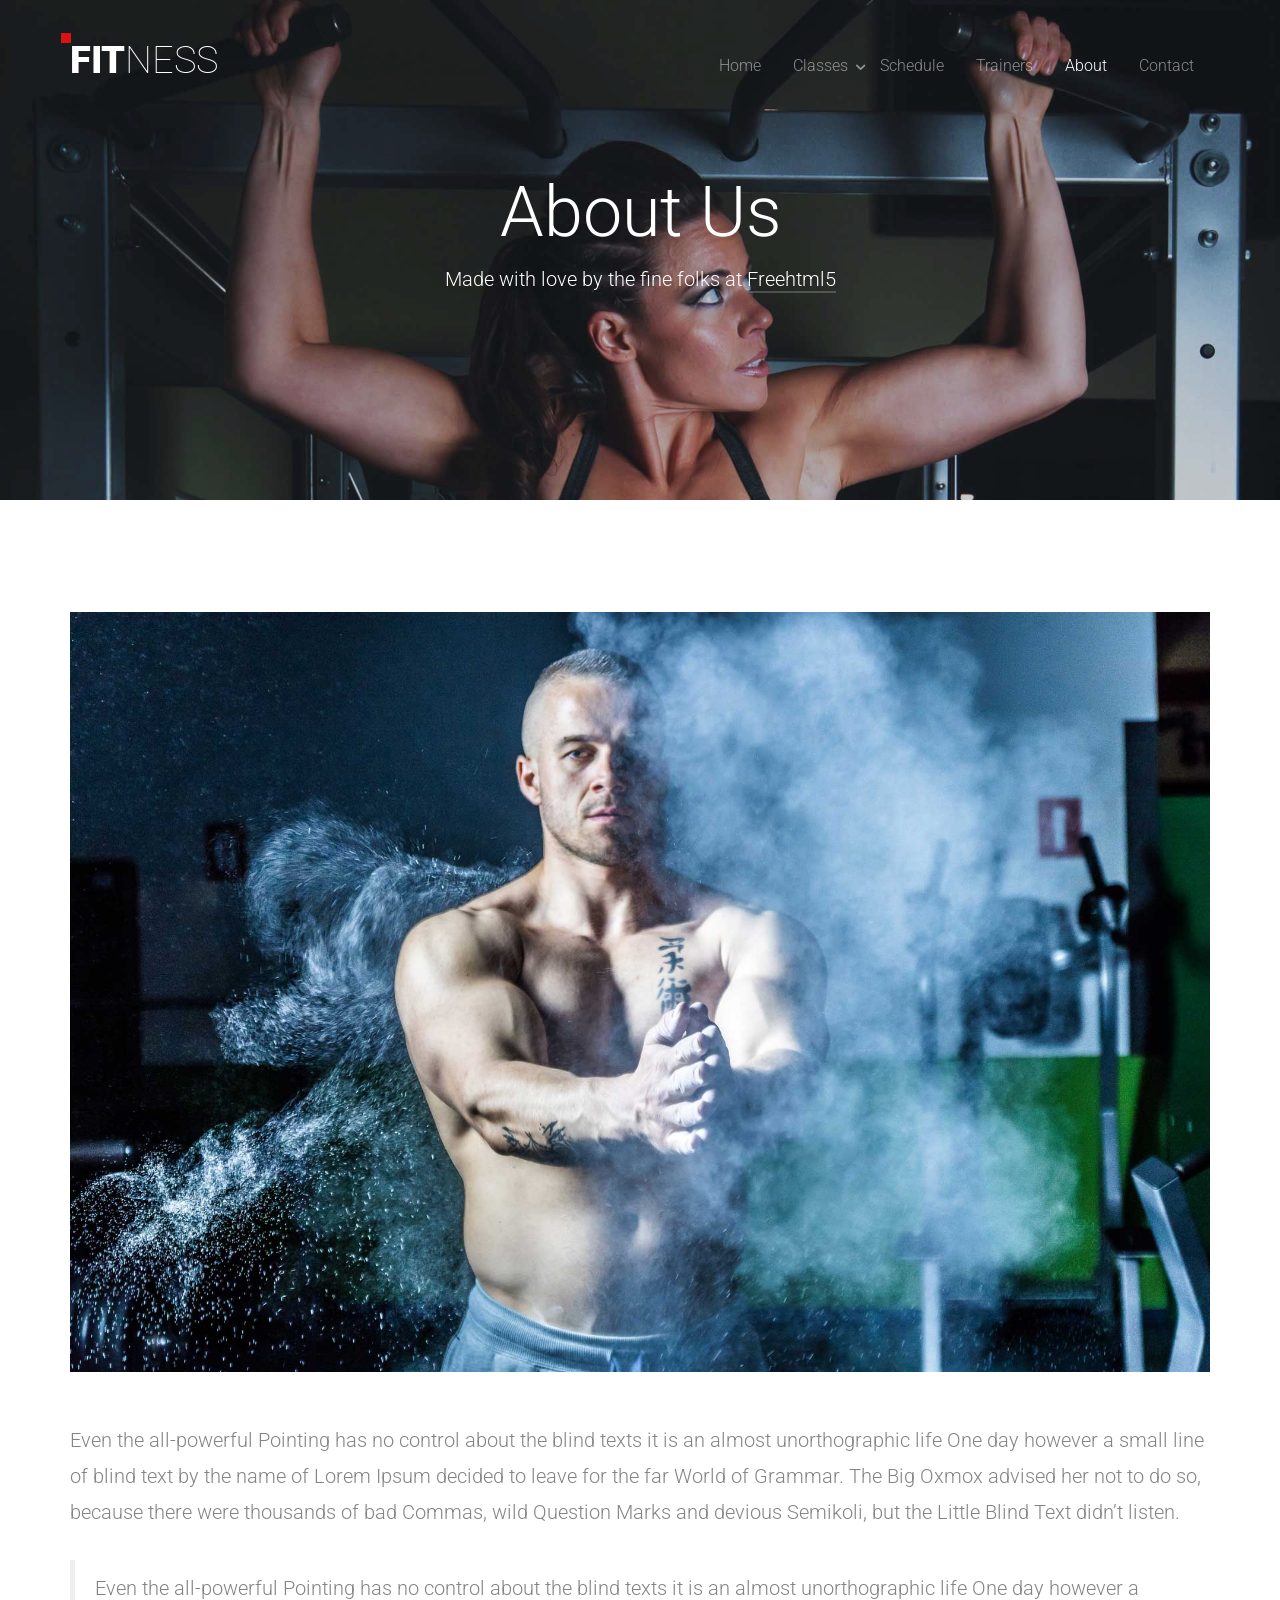
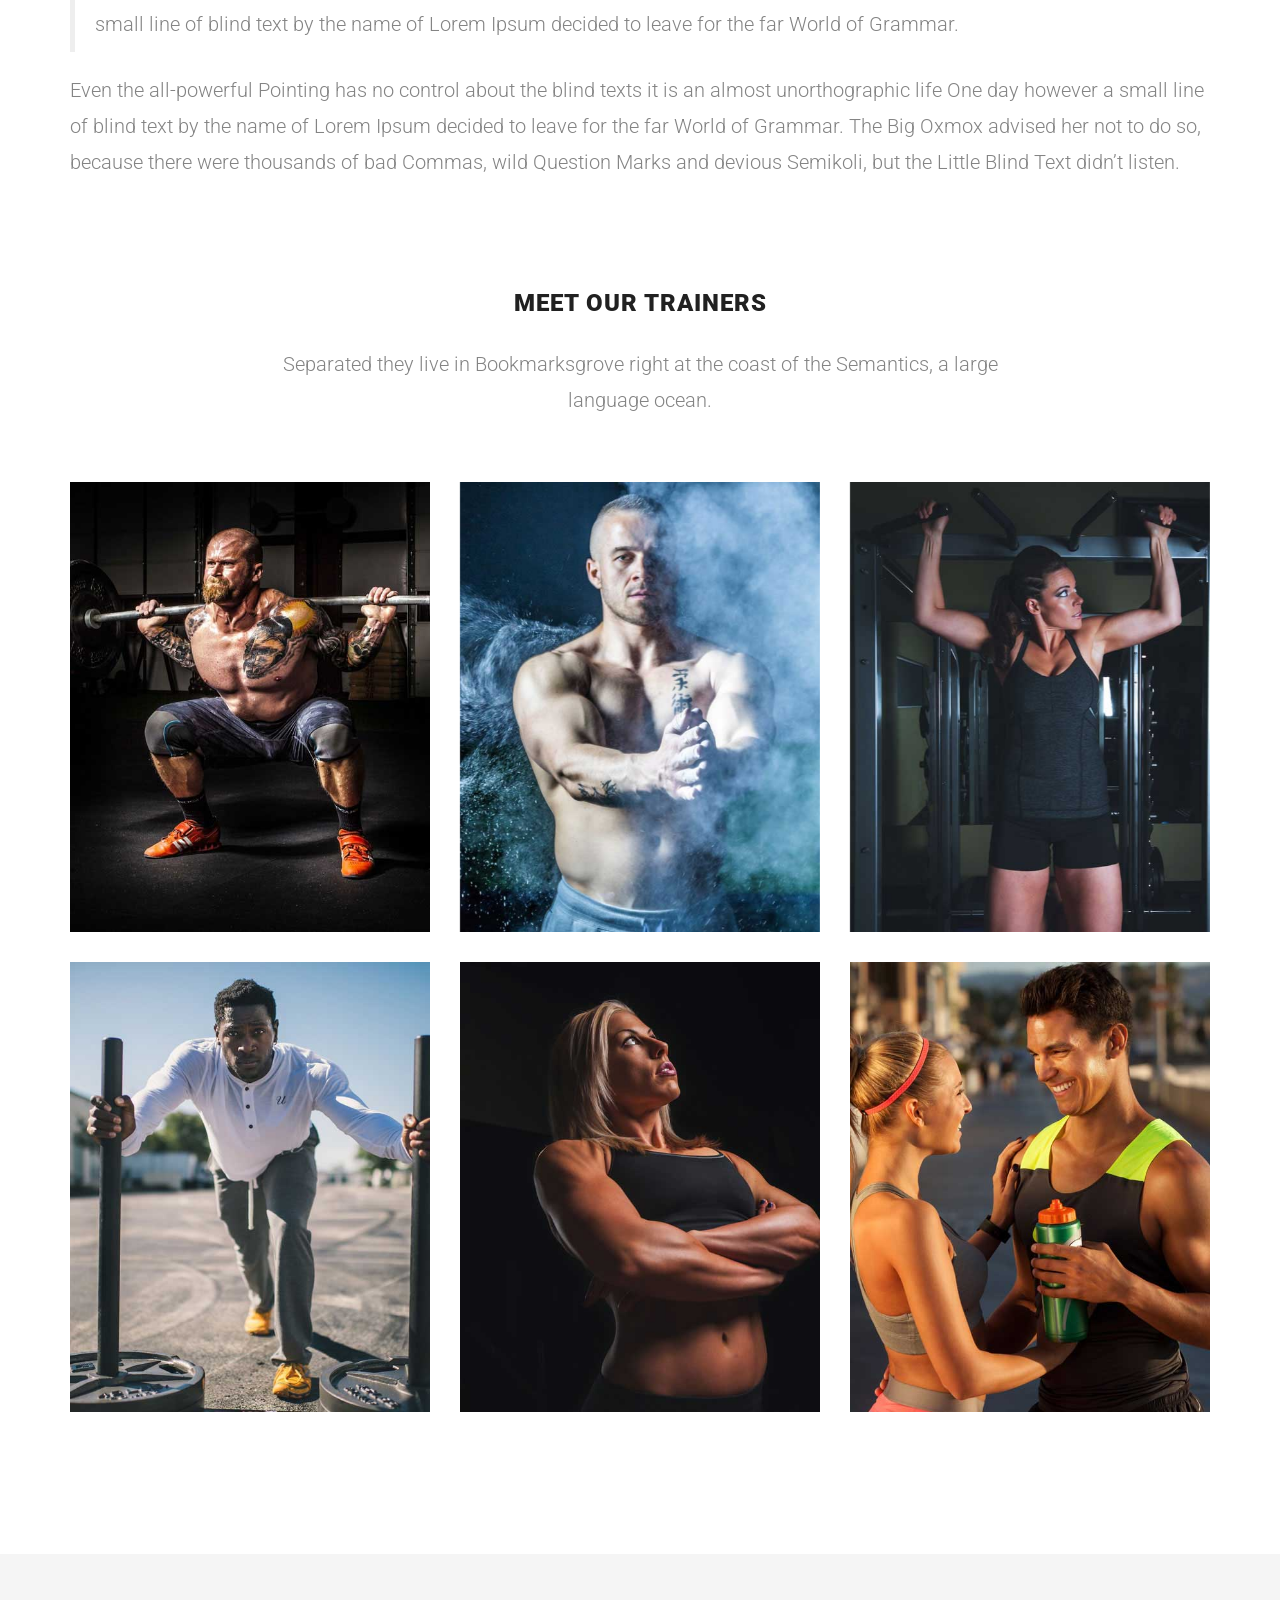
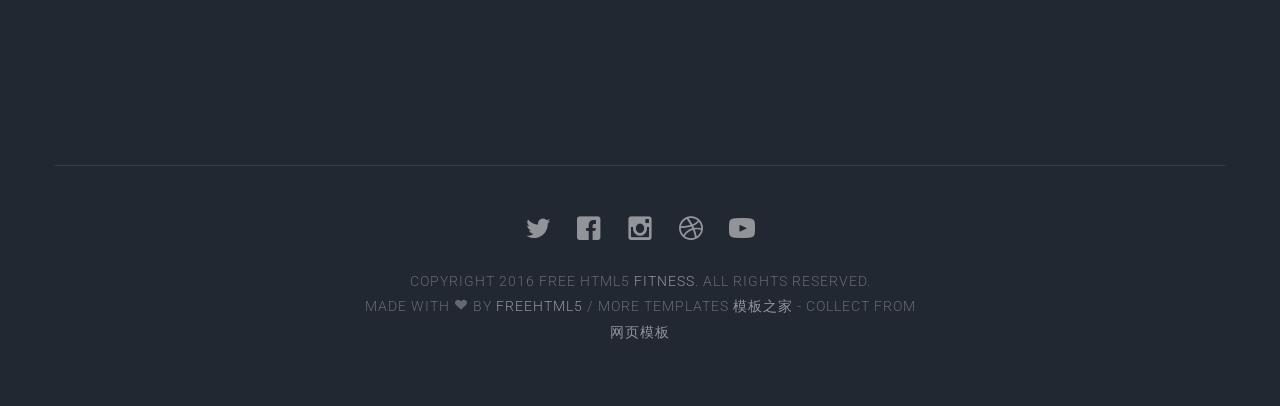
<file: about.html>
<!DOCTYPE html>
<!--[if lt IE 7]>      <html class="no-js lt-ie9 lt-ie8 lt-ie7"> <![endif]-->
<!--[if IE 7]>         <html class="no-js lt-ie9 lt-ie8"> <![endif]-->
<!--[if IE 8]>         <html class="no-js lt-ie9"> <![endif]-->
<!--[if gt IE 8]><!--> <html class="no-js"> <!--<![endif]-->
	<head>
	<meta charset="utf-8">
	<meta http-equiv="X-UA-Compatible" content="IE=edge">
	<title>Fitness &mdash; 100% Free Fully Responsive HTML5 Template by FREEHTML5.co</title>
	<meta name="viewport" content="width=device-width, initial-scale=1">
	<meta name="description" content="Free HTML5 Template by FREEHTML5" />
	<meta name="keywords" content="free html5, free template, free bootstrap, html5, css3, mobile first, responsive" />
	

  

  	<!-- Facebook and Twitter integration -->
	<meta property="og:title" content=""/>
	<meta property="og:image" content=""/>
	<meta property="og:url" content=""/>
	<meta property="og:site_name" content=""/>
	<meta property="og:description" content=""/>
	<meta name="twitter:title" content="" />
	<meta name="twitter:image" content="" />
	<meta name="twitter:url" content="" />
	<meta name="twitter:card" content="" />

	<!-- Place favicon.ico and apple-touch-icon.png in the root directory -->
	<link rel="shortcut icon" href="favicon.ico">

	<link href='https://fonts.googleapis.com/css?family=Roboto:400,100,300,700,900' rel='stylesheet' type='text/css'>
	
	<!-- Animate.css -->
	<link rel="stylesheet" href="css/animate.css">
	<!-- Icomoon Icon Fonts-->
	<link rel="stylesheet" href="css/icomoon.css">
	<!-- Bootstrap  -->
	<link rel="stylesheet" href="css/bootstrap.css">
	<!-- Superfish -->
	<link rel="stylesheet" href="css/superfish.css">

	<link rel="stylesheet" href="css/style.css">


	<!-- Modernizr JS -->
	<script src="js/modernizr-2.6.2.min.js"></script>
	<!-- FOR IE9 below -->
	<!--[if lt IE 9]>
	<script src="js/respond.min.js"></script>
	<![endif]-->

	</head>
	<body>
		<div id="fh5co-wrapper">
		<div id="fh5co-page">
		<div id="fh5co-header">
			<header id="fh5co-header-section">
				<div class="container">
					<div class="nav-header">
						<a href="#" class="js-fh5co-nav-toggle fh5co-nav-toggle"><i></i></a>
						<h1 id="fh5co-logo"><a href="index.html">Fit<span>ness</span></a></h1>
						<!-- START #fh5co-menu-wrap -->
						<nav id="fh5co-menu-wrap" role="navigation">
							<ul class="sf-menu" id="fh5co-primary-menu">
								<li>
									<a href="index.html">Home</a>
								</li>
								<li>
									<a href="classes.html" class="fh5co-sub-ddown">Classes</a>
									 <ul class="fh5co-sub-menu">
									 	<li><a href="left-sidebar.html">Web Development</a></li>
									 	<li><a href="right-sidebar.html">Branding &amp; Identity</a></li>
										<li>
											<a href="#" class="fh5co-sub-ddown">Free HTML5</a>
											<ul class="fh5co-sub-menu">
												<li><a href="#/preview/?item=build-free-html5-bootstrap-template" target="_blank">Build</a></li>
												<li><a href="#/preview/?item=work-free-html5-template-bootstrap" target="_blank">Work</a></li>
												<li><a href="#/preview/?item=light-free-html5-template-bootstrap" target="_blank">Light</a></li>
												<li><a href="#/preview/?item=relic-free-html5-template-using-bootstrap" target="_blank">Relic</a></li>
												<li><a href="#/preview/?item=display-free-html5-template-using-bootstrap" target="_blank">Display</a></li>
												<li><a href="#/preview/?item=sprint-free-html5-template-bootstrap" target="_blank">Sprint</a></li>
											</ul>
										</li>
										<li><a href="#">UI Animation</a></li>
										<li><a href="#">Copywriting</a></li>
										<li><a href="#">Photography</a></li> 
									</ul>
								</li>
								<li>
									<a href="schedule.html">Schedule</a>
								</li>
								<li><a href="trainer.html">Trainers</a></li>
								<li class="active"><a href="about.html">About</a></li>
								<li><a href="contact.html">Contact</a></li>
							</ul>
						</nav>
					</div>
				</div>
			</header>		
		</div>
		<!-- end:fh5co-header -->
		<div class="fh5co-parallax" style="background-image: url(images/home-image-4.jpg);" data-stellar-background-ratio="0.5">
			<div class="overlay"></div>
			<div class="container">
				<div class="row">
					<div class="col-md-8 col-md-offset-2 col-sm-12 col-sm-offset-0 col-xs-12 col-xs-offset-0 text-center fh5co-table">
						<div class="fh5co-intro fh5co-table-cell animate-box">
							<h1 class="text-center">About Us</h1>
							<p>Made with love by the fine folks at <a href="#">Freehtml5</a></p>
						</div>
					</div>
				</div>
			</div>
		</div><!-- end: fh5co-parallax -->
		<!-- end:fh5co-hero -->
		<div id="fh5co-team-section">
			<div class="container">
				<div class="row about">
					<div class="col-md-12 col-md-offset-0">
						<img class="img-responsive animate-box" src="images/home-image-3.jpg" alt="About">
					</div>
					<div class="col-md-12 col-md-offset-0 animate-box">
						<p>Even the all-powerful Pointing has no control about the blind texts it is an almost unorthographic life One day however a small line of blind text by the name of Lorem Ipsum decided to leave for the far World of Grammar. The Big Oxmox advised her not to do so, because there were thousands of bad Commas, wild Question Marks and devious Semikoli, but the Little Blind Text didn’t listen.</p>
						<blockquote>
						  <p>Even the all-powerful Pointing has no control about the blind texts it is an almost unorthographic life One day however a small line of blind text by the name of Lorem Ipsum decided to leave for the far World of Grammar.</p>
						</blockquote>
						<p>Even the all-powerful Pointing has no control about the blind texts it is an almost unorthographic life One day however a small line of blind text by the name of Lorem Ipsum decided to leave for the far World of Grammar. The Big Oxmox advised her not to do so, because there were thousands of bad Commas, wild Question Marks and devious Semikoli, but the Little Blind Text didn’t listen.</p>
					</div>
				</div>
				<div class="row">
					<div class="col-md-8 col-md-offset-2">
						<div class="heading-section text-center animate-box">
							<h2>Meet Our Trainers</h2>
							<p>Separated they live in Bookmarksgrove right at the coast of the Semantics, a large language ocean.</p>
						</div>
					</div>
				</div>
				<div class="row text-center">
					<div class="col-md-4 col-sm-6">
						<div class="team-section-grid animate-box" style="background-image: url(images/trainer-1.jpg);">
							<div class="overlay-section">
								<div class="desc">
									<h3>John Doe</h3>
									<span>Body Trainer</span>
									<p>Far far away, behind the word mountains, far from the countries Vokalia and Consonantia</p>
									<p class="fh5co-social-icons">
										<a href="#"><i class="icon-twitter-with-circle"></i></a>
										<a href="#"><i class="icon-facebook-with-circle"></i></a>
										<a href="#"><i class="icon-instagram-with-circle"></i></a>
									</p>
								</div>
							</div>
						</div>
					</div>
					<div class="col-md-4 col-sm-6">
						<div class="team-section-grid animate-box" style="background-image: url(images/trainer-2.jpg);">
							<div class="overlay-section">
								<div class="desc">
									<h3>James Smith</h3>
									<span>Swimming Trainer</span>
									<p>Far far away, behind the word mountains, far from the countries Vokalia and Consonantia</p>
									<p class="fh5co-social-icons">
										<a href="#"><i class="icon-twitter-with-circle"></i></a>
										<a href="#"><i class="icon-facebook-with-circle"></i></a>
										<a href="#"><i class="icon-instagram-with-circle"></i></a>
									</p>
								</div>
							</div>
						</div>
					</div>
					<div class="col-md-4 col-sm-6">
						<div class="team-section-grid animate-box" style="background-image: url(images/trainer-3.jpg);">
							<div class="overlay-section">
								<div class="desc">
									<h3>John Doe</h3>
									<span>Chief Executive Officer</span>
									<p>Far far away, behind the word mountains, far from the countries Vokalia and Consonantia, there live the blind texts.</p>
									<p class="fh5co-social-icons">
										<a href="#"><i class="icon-twitter-with-circle"></i></a>
										<a href="#"><i class="icon-facebook-with-circle"></i></a>
										<a href="#"><i class="icon-instagram-with-circle"></i></a>
									</p>
								</div>
							</div>
						</div>
					</div>
					<div class="col-md-4 col-sm-6">
						<div class="team-section-grid animate-box" style="background-image: url(images/trainer-4.jpg);">
							<div class="overlay-section">
								<div class="desc">
									<h3>John Doe</h3>
									<span>Chief Executive Officer</span>
									<p>Far far away, behind the word mountains, far from the countries Vokalia and Consonantia, there live the blind texts.</p>
									<p class="fh5co-social-icons">
										<a href="#"><i class="icon-twitter-with-circle"></i></a>
										<a href="#"><i class="icon-facebook-with-circle"></i></a>
										<a href="#"><i class="icon-instagram-with-circle"></i></a>
									</p>
								</div>
							</div>
						</div>
					</div>
					<div class="col-md-4 col-sm-6">
						<div class="team-section-grid animate-box" style="background-image: url(images/trainer-5.jpg);">
							<div class="overlay-section">
								<div class="desc">
									<h3>John Doe</h3>
									<span>Chief Executive Officer</span>
									<p>Far far away, behind the word mountains, far from the countries Vokalia and Consonantia, there live the blind texts.</p>
									<p class="fh5co-social-icons">
										<a href="#"><i class="icon-twitter-with-circle"></i></a>
										<a href="#"><i class="icon-facebook-with-circle"></i></a>
										<a href="#"><i class="icon-instagram-with-circle"></i></a>
									</p>
								</div>
							</div>
						</div>
					</div>
					<div class="col-md-4 col-sm-6">
						<div class="team-section-grid animate-box" style="background-image: url(images/trainer-6.jpg);">
							<div class="overlay-section">
								<div class="desc">
									<h3>John Doe</h3>
									<span>Chief Executive Officer</span>
									<p>Far far away, behind the word mountains, far from the countries Vokalia and Consonantia, there live the blind texts.</p>
									<p class="fh5co-social-icons">
										<a href="#"><i class="icon-twitter-with-circle"></i></a>
										<a href="#"><i class="icon-facebook-with-circle"></i></a>
										<a href="#"><i class="icon-instagram-with-circle"></i></a>
									</p>
								</div>
							</div>
						</div>
					</div>	
				</div>
			</div>
		</div>
		<div id="fh5co-programs-section" class="fh5co-lightgray-section">
			<div class="container">
				<div class="row">
					<div class="col-md-8 col-md-offset-2">
						<div class="heading-section text-center animate-box">
							<h2>Our Programs</h2>
							<p>Separated they live in Bookmarksgrove right at the coast of the Semantics, a large language ocean.</p>
						</div>
					</div>
				</div>
				<div class="row text-center">
					<div class="col-md-4 col-sm-6">
						<div class="program animate-box">
							<img src="images/fit-dumbell.svg" alt="Cycling">
							<h3>Body Combat</h3>
							<p>Far far away, behind the word mountains, far from the countries Vokalia and Consonantia, there live the blind texts. </p>
							<span><a href="#" class="btn btn-default">Join Now</a></span>
						</div>
					</div>
					<div class="col-md-4 col-sm-6">
						<div class="program animate-box">
							<img src="images/fit-yoga.svg" alt="">
							<h3>Yoga Programs</h3>
							<p>Far far away, behind the word mountains, far from the countries Vokalia and Consonantia, there live the blind texts. </p>
							<span><a href="#" class="btn btn-default">Join Now</a></span>
						</div>
					</div>
					<div class="col-md-4 col-sm-6">
						<div class="program animate-box">
							<img src="images/fit-cycling.svg" alt="">
							<h3>Cycling Program</h3>
							<p>Far far away, behind the word mountains, far from the countries Vokalia and Consonantia, there live the blind texts. </p>
							<span><a href="#" class="btn btn-default">Join Now</a></span>
						</div>
					</div>
					<div class="col-md-4 col-sm-6">
						<div class="program animate-box">
							<img src="images/fit-boxing.svg" alt="Cycling">
							<h3>Boxing Fitness</h3>
							<p>Far far away, behind the word mountains, far from the countries Vokalia and Consonantia, there live the blind texts. </p>
							<span><a href="#" class="btn btn-default">Join Now</a></span>
						</div>
					</div>
					<div class="col-md-4 col-sm-6">
						<div class="program animate-box">
							<img src="images/fit-swimming.svg" alt="">
							<h3>Swimming Program</h3>
							<p>Far far away, behind the word mountains, far from the countries Vokalia and Consonantia, there live the blind texts. </p>
							<span><a href="#" class="btn btn-default">Join Now</a></span>
						</div>
					</div>
					<div class="col-md-4 col-sm-6">
						<div class="program animate-box">
							<img src="images/fit-massage.svg" alt="">
							<h3>Massage</h3>
							<p>Far far away, behind the word mountains, far from the countries Vokalia and Consonantia, there live the blind texts. </p>
							<span><a href="#" class="btn btn-default">Join Now</a></span>
						</div>
					</div>

				</div>
			</div>
		</div>
		<footer>
			<div id="footer">
				<div class="container">
					<div class="row">
						<div class="col-md-4 animate-box">
							<h3 class="section-title">About Us</h3>
							<p>Far far away, behind the word mountains, far from the countries Vokalia and Consonantia, there live the blind texts. Separated they live in Bookmarksgrove right at the coast of the Semantics.</p>
						</div>

						<div class="col-md-4 animate-box">
							<h3 class="section-title">Our Address</h3>
							<ul class="contact-info">
								<li><i class="icon-map-marker"></i>198 West 21th Street, Suite 721 New York NY 10016</li>
								<li><i class="icon-phone"></i>+ 1235 2355 98</li>
								<li><i class="icon-envelope"></i><a href="#">info@yoursite.com</a></li>
								<li><i class="icon-globe2"></i><a href="#">www.yoursite.com</a></li>
							</ul>
						</div>
						<div class="col-md-4 animate-box">
							<h3 class="section-title">Drop us a line</h3>
							<form class="contact-form">
								<div class="form-group">
									<label for="name" class="sr-only">Name</label>
									<input type="name" class="form-control" id="name" placeholder="Name">
								</div>
								<div class="form-group">
									<label for="email" class="sr-only">Email</label>
									<input type="email" class="form-control" id="email" placeholder="Email">
								</div>
								<div class="form-group">
									<label for="message" class="sr-only">Message</label>
									<textarea class="form-control" id="message" rows="7" placeholder="Message"></textarea>
								</div>
								<div class="form-group">
									<input type="submit" id="btn-submit" class="btn btn-send-message btn-md" value="Send Message">
								</div>
							</form>
						</div>
					</div>
					<div class="row copy-right">
						<div class="col-md-6 col-md-offset-3 text-center">
							<p class="fh5co-social-icons">
								<a href="#"><i class="icon-twitter2"></i></a>
								<a href="#"><i class="icon-facebook2"></i></a>
								<a href="#"><i class="icon-instagram"></i></a>
								<a href="#"><i class="icon-dribbble2"></i></a>
								<a href="#"><i class="icon-youtube"></i></a>
							</p>
							<p>Copyright 2016 Free Html5 <a href="#">Fitness</a>. All Rights Reserved. <br>Made with <i class="icon-heart3"></i> by <a href="#/" target="_blank">Freehtml5</a> / More Templates <a href="http://www.cssmoban.com/" target="_blank" title="模板之家">模板之家</a> - Collect from <a href="http://www.cssmoban.com/" title="网页模板" target="_blank">网页模板</a></p>
						</div>
					</div>
				</div>
			</div>
		</footer>
	

	</div>
	<!-- END fh5co-page -->

	</div>
	<!-- END fh5co-wrapper -->

	<!-- jQuery -->


	<script src="js/jquery.min.js"></script>
	<!-- jQuery Easing -->
	<script src="js/jquery.easing.1.3.js"></script>
	<!-- Bootstrap -->
	<script src="js/bootstrap.min.js"></script>
	<!-- Waypoints -->
	<script src="js/jquery.waypoints.min.js"></script>
	<!-- Stellar -->
	<script src="js/jquery.stellar.min.js"></script>
	<!-- Superfish -->
	<script src="js/hoverIntent.js"></script>
	<script src="js/superfish.js"></script>

	<!-- Main JS (Do not remove) -->
	<script src="js/main.js"></script>

	</body>
</html>
</file>
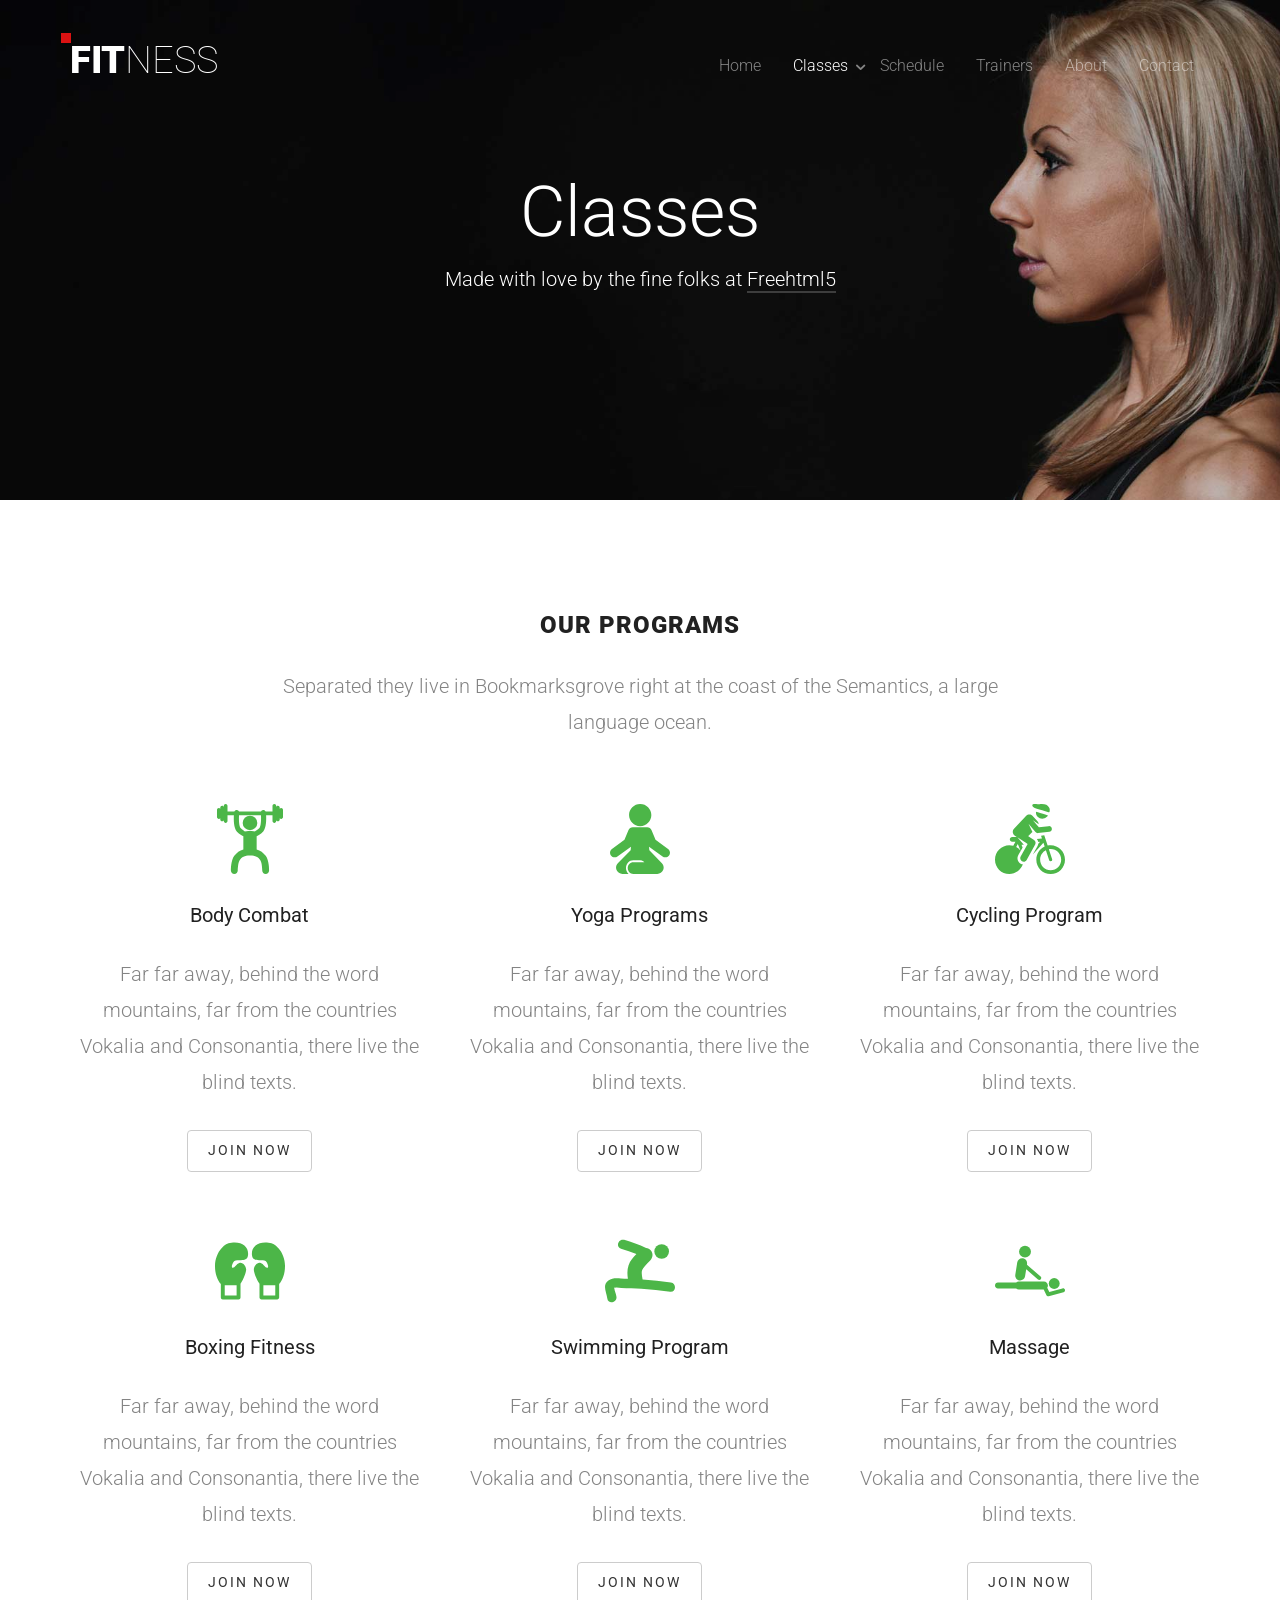
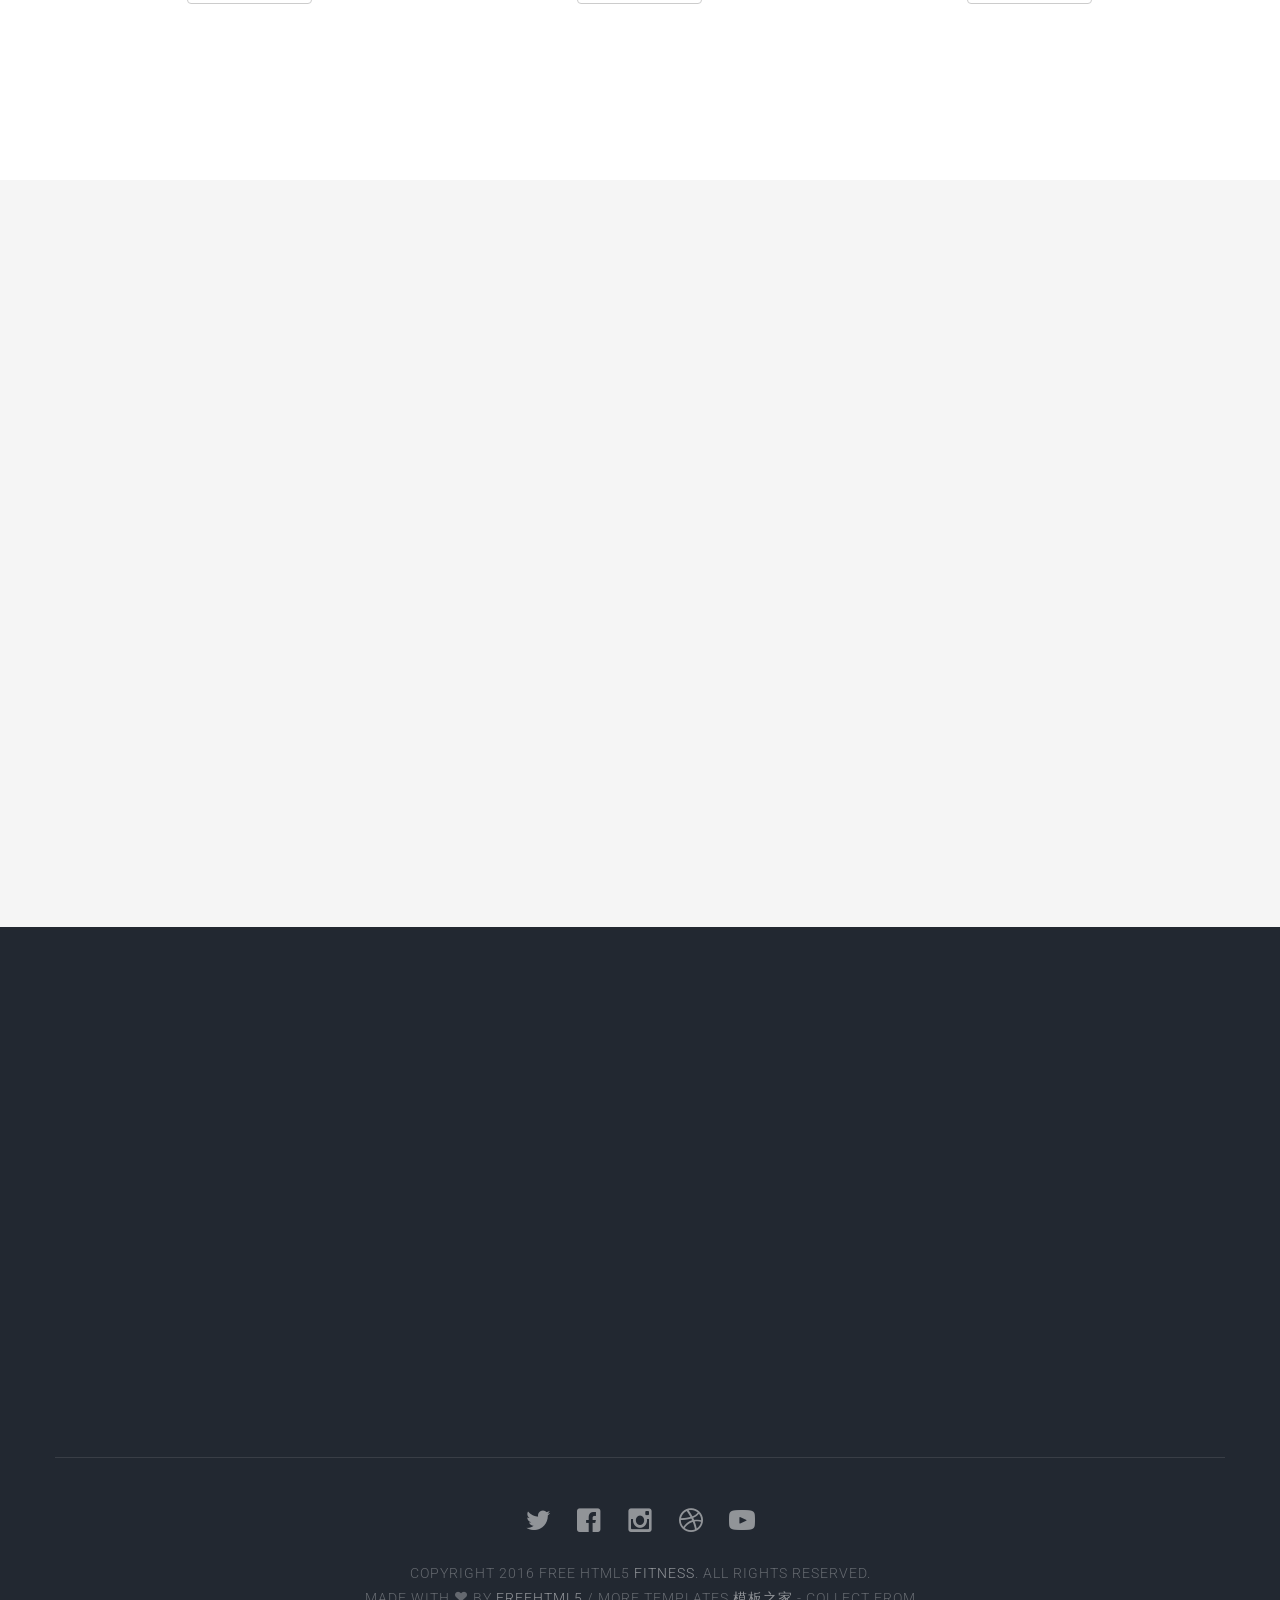
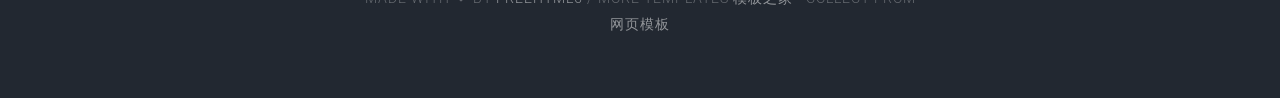
<file: classes.html>
<!DOCTYPE html>
<!--[if lt IE 7]>      <html class="no-js lt-ie9 lt-ie8 lt-ie7"> <![endif]-->
<!--[if IE 7]>         <html class="no-js lt-ie9 lt-ie8"> <![endif]-->
<!--[if IE 8]>         <html class="no-js lt-ie9"> <![endif]-->
<!--[if gt IE 8]><!--> <html class="no-js"> <!--<![endif]-->
	<head>
	<meta charset="utf-8">
	<meta http-equiv="X-UA-Compatible" content="IE=edge">
	<title>Fitness &mdash; 100% Free Fully Responsive HTML5 Template by FREEHTML5.co</title>
	<meta name="viewport" content="width=device-width, initial-scale=1">
	<meta name="description" content="Free HTML5 Template by FREEHTML5" />
	<meta name="keywords" content="free html5, free template, free bootstrap, html5, css3, mobile first, responsive" />
	

  

  	<!-- Facebook and Twitter integration -->
	<meta property="og:title" content=""/>
	<meta property="og:image" content=""/>
	<meta property="og:url" content=""/>
	<meta property="og:site_name" content=""/>
	<meta property="og:description" content=""/>
	<meta name="twitter:title" content="" />
	<meta name="twitter:image" content="" />
	<meta name="twitter:url" content="" />
	<meta name="twitter:card" content="" />

	<!-- Place favicon.ico and apple-touch-icon.png in the root directory -->
	<link rel="shortcut icon" href="favicon.ico">

	<link href='https://fonts.googleapis.com/css?family=Roboto:400,100,300,700,900' rel='stylesheet' type='text/css'>
	
	<!-- Animate.css -->
	<link rel="stylesheet" href="css/animate.css">
	<!-- Icomoon Icon Fonts-->
	<link rel="stylesheet" href="css/icomoon.css">
	<!-- Bootstrap  -->
	<link rel="stylesheet" href="css/bootstrap.css">
	<!-- Superfish -->
	<link rel="stylesheet" href="css/superfish.css">

	<link rel="stylesheet" href="css/style.css">


	<!-- Modernizr JS -->
	<script src="js/modernizr-2.6.2.min.js"></script>
	<!-- FOR IE9 below -->
	<!--[if lt IE 9]>
	<script src="js/respond.min.js"></script>
	<![endif]-->

	</head>
	<body>
		<div id="fh5co-wrapper">
		<div id="fh5co-page">
		<div id="fh5co-header">
			<header id="fh5co-header-section">
				<div class="container">
					<div class="nav-header">
						<a href="#" class="js-fh5co-nav-toggle fh5co-nav-toggle"><i></i></a>
						<h1 id="fh5co-logo"><a href="index.html">Fit<span>ness</span></a></h1>
						<!-- START #fh5co-menu-wrap -->
						<nav id="fh5co-menu-wrap" role="navigation">
							<ul class="sf-menu" id="fh5co-primary-menu">
								<li>
									<a href="index.html">Home</a>
								</li>
								<li class="active">
									<a href="classes.html" class="fh5co-sub-ddown">Classes</a>
									 <ul class="fh5co-sub-menu">
									 	<li><a href="left-sidebar.html">Web Development</a></li>
									 	<li><a href="right-sidebar.html">Branding &amp; Identity</a></li>
										<li>
											<a href="#" class="fh5co-sub-ddown">Free HTML5</a>
											<ul class="fh5co-sub-menu">
												<li><a href="#/preview/?item=build-free-html5-bootstrap-template" target="_blank">Build</a></li>
												<li><a href="#/preview/?item=work-free-html5-template-bootstrap" target="_blank">Work</a></li>
												<li><a href="#/preview/?item=light-free-html5-template-bootstrap" target="_blank">Light</a></li>
												<li><a href="#/preview/?item=relic-free-html5-template-using-bootstrap" target="_blank">Relic</a></li>
												<li><a href="#/preview/?item=display-free-html5-template-using-bootstrap" target="_blank">Display</a></li>
												<li><a href="#/preview/?item=sprint-free-html5-template-bootstrap" target="_blank">Sprint</a></li>
											</ul>
										</li>
										<li><a href="#">UI Animation</a></li>
										<li><a href="#">Copywriting</a></li>
										<li><a href="#">Photography</a></li> 
									</ul>
								</li>
							
								<li>
									<a href="schedule.html">Schedule</a>
								</li>
								<li><a href="trainer.html">Trainers</a></li>
								<li><a href="about.html">About</a></li>
								<li><a href="contact.html">Contact</a></li>
							</ul>
						</nav>
					</div>
				</div>
			</header>		
		</div>
		<!-- end:fh5co-header -->
		<div class="fh5co-parallax" style="background-image: url(images/home-image-2.jpg);" data-stellar-background-ratio="0.5">
			<div class="overlay"></div>
			<div class="container">
				<div class="row">
					<div class="col-md-8 col-md-offset-2 col-sm-12 col-sm-offset-0 col-xs-12 col-xs-offset-0 text-center fh5co-table">
						<div class="fh5co-intro fh5co-table-cell animate-box">
							<h1 class="text-center">Classes</h1>
							<p>Made with love by the fine folks at <a href="#">Freehtml5</a></p>
						</div>
					</div>
				</div>
			</div>
		</div><!-- end: fh5co-parallax -->
		<!-- end:fh5co-hero -->
		<div id="fh5co-programs-section">
			<div class="container">
				<div class="row">
					<div class="col-md-8 col-md-offset-2">
						<div class="heading-section text-center animate-box">
							<h2>Our Programs</h2>
							<p>Separated they live in Bookmarksgrove right at the coast of the Semantics, a large language ocean.</p>
						</div>
					</div>
				</div>
				<div class="row text-center">
					<div class="col-md-4 col-sm-6">
						<div class="program animate-box">
							<img src="images/fit-dumbell.svg" alt="Cycling">
							<h3>Body Combat</h3>
							<p>Far far away, behind the word mountains, far from the countries Vokalia and Consonantia, there live the blind texts. </p>
							<span><a href="#" class="btn btn-default">Join Now</a></span>
						</div>
					</div>
					<div class="col-md-4 col-sm-6">
						<div class="program animate-box">
							<img src="images/fit-yoga.svg" alt="">
							<h3>Yoga Programs</h3>
							<p>Far far away, behind the word mountains, far from the countries Vokalia and Consonantia, there live the blind texts. </p>
							<span><a href="#" class="btn btn-default">Join Now</a></span>
						</div>
					</div>
					<div class="col-md-4 col-sm-6">
						<div class="program animate-box">
							<img src="images/fit-cycling.svg" alt="">
							<h3>Cycling Program</h3>
							<p>Far far away, behind the word mountains, far from the countries Vokalia and Consonantia, there live the blind texts. </p>
							<span><a href="#" class="btn btn-default">Join Now</a></span>
						</div>
					</div>
					<div class="col-md-4 col-sm-6">
						<div class="program animate-box">
							<img src="images/fit-boxing.svg" alt="Cycling">
							<h3>Boxing Fitness</h3>
							<p>Far far away, behind the word mountains, far from the countries Vokalia and Consonantia, there live the blind texts. </p>
							<span><a href="#" class="btn btn-default">Join Now</a></span>
						</div>
					</div>
					<div class="col-md-4 col-sm-6">
						<div class="program animate-box">
							<img src="images/fit-swimming.svg" alt="">
							<h3>Swimming Program</h3>
							<p>Far far away, behind the word mountains, far from the countries Vokalia and Consonantia, there live the blind texts. </p>
							<span><a href="#" class="btn btn-default">Join Now</a></span>
						</div>
					</div>
					<div class="col-md-4 col-sm-6">
						<div class="program animate-box">
							<img src="images/fit-massage.svg" alt="">
							<h3>Massage</h3>
							<p>Far far away, behind the word mountains, far from the countries Vokalia and Consonantia, there live the blind texts. </p>
							<span><a href="#" class="btn btn-default">Join Now</a></span>
						</div>
					</div>
				</div>
			</div>
		</div>
		<div id="fh5co-schedule-section" class="fh5co-lightgray-section">
			<div class="container">
				<div class="row">
					<div class="col-md-8 col-md-offset-2">
						<div class="heading-section text-center animate-box">
							<h2>Class Schedule</h2>
							<p>Separated they live in Bookmarksgrove right at the coast of the Semantics, a large language ocean.</p>
						</div>
					</div>
				</div>
				<div class="row animate-box">
					<div class="col-md-10 col-md-offset-1 text-center">
						<ul class="schedule">
							<li><a href="#" class="active" data-sched="sunday">Sunday</a></li>
							<li><a href="#" data-sched="monday">Monday</a></li>
							<li><a href="#" data-sched="tuesday">Tuesday</a></li>
							<li><a href="#" data-sched="wednesday">Wednesday</a></li>
							<li><a href="#" data-sched="thursday">Thursday</a></li>
							<li><a href="#" data-sched="monday">Monday</a></li>
							<li><a href="#" data-sched="saturday">Saturday</a></li>
						</ul>
					</div>
					<div class="row text-center">

						<div class="col-md-12 schedule-container">

							<div class="schedule-content active" data-day="sunday">
								<div class="col-md-3 col-sm-6">
									<div class="program program-schedule">
										<img src="images/fit-dumbell.svg" alt="Cycling">
										<small>06AM-7AM</small>
										<h3>Body Building</h3>
										<span>John Doe</span>
									</div>
								</div>
								<div class="col-md-3 col-sm-6">
									<div class="program program-schedule">
										<img src="images/fit-yoga.svg" alt="">
										<small>06AM-7AM</small>
										<h3>Yoga Programs</h3>
										<span>James Smith</span>
									</div>
								</div>
								<div class="col-md-3 col-sm-6">
									<div class="program program-schedule">
										<img src="images/fit-cycling.svg" alt="">
										<small>06AM-7AM</small>
										<h3>Cycling Program</h3>
										<span>Rita Doe</span>
									</div>
								</div>
								<div class="col-md-3 col-sm-6">
									<div class="program program-schedule">
										<img src="images/fit-boxing.svg" alt="Cycling">
										<small>06AM-7AM</small>
										<h3>Boxing Fitness</h3>
										<span>John Dose</span>
									</div>
								</div>
							</div>
							<!-- END sched-content -->

							<div class="schedule-content" data-day="monday">
								<div class="col-md-3 col-sm-6">
									<div class="program program-schedule">
										<img src="images/fit-yoga.svg" alt="">
										<small>06AM-7AM</small>
										<h3>Yoga Programs</h3>
										<span>James Smith</span>
									</div>
								</div>
								<div class="col-md-3 col-sm-6">
									<div class="program program-schedule">
										<img src="images/fit-dumbell.svg" alt="Cycling">
										<small>06AM-7AM</small>
										<h3>Body Building</h3>
										<span>John Doe</span>
									</div>
								</div>
								<div class="col-md-3 col-sm-6">
									<div class="program program-schedule">
										<img src="images/fit-boxing.svg" alt="Cycling">
										<small>06AM-7AM</small>
										<h3>Boxing Fitness</h3>
										<span>John Dose</span>
									</div>
								</div>
								<div class="col-md-3 col-sm-6">
									<div class="program program-schedule">
										<img src="images/fit-cycling.svg" alt="">
										<small>06AM-7AM</small>
										<h3>Cycling Program</h3>
										<span>Rita Doe</span>
									</div>
								</div>
								
							</div>
							<!-- END sched-content -->

							<div class="schedule-content" data-day="tuesday">
								<div class="col-md-3 col-sm-6">
									<div class="program program-schedule">
										<img src="images/fit-dumbell.svg" alt="Cycling">
										<small>06AM-7AM</small>
										<h3>Body Building</h3>
										<span>John Doe</span>
									</div>
								</div>
								<div class="col-md-3 col-sm-6">
									<div class="program program-schedule">
										<img src="images/fit-yoga.svg" alt="">
										<small>06AM-7AM</small>
										<h3>Yoga Programs</h3>
										<span>James Smith</span>
									</div>
								</div>
								<div class="col-md-3 col-sm-6">
									<div class="program program-schedule">
										<img src="images/fit-cycling.svg" alt="">
										<small>06AM-7AM</small>
										<h3>Cycling Program</h3>
										<span>Rita Doe</span>
									</div>
								</div>
								<div class="col-md-3 col-sm-6">
									<div class="program program-schedule">
										<img src="images/fit-boxing.svg" alt="Cycling">
										<small>06AM-7AM</small>
										<h3>Boxing Fitness</h3>
										<span>John Dose</span>
									</div>
								</div>
							</div>
							<!-- END sched-content -->

							<div class="schedule-content" data-day="wednesday">
								<div class="col-md-3 col-sm-6">
									<div class="program program-schedule">
										<img src="images/fit-yoga.svg" alt="">
										<small>06AM-7AM</small>
										<h3>Yoga Programs</h3>
										<span>James Smith</span>
									</div>
								</div>
								<div class="col-md-3 col-sm-6">
									<div class="program program-schedule">
										<img src="images/fit-dumbell.svg" alt="Cycling">
										<small>06AM-7AM</small>
										<h3>Body Building</h3>
										<span>John Doe</span>
									</div>
								</div>
								<div class="col-md-3 col-sm-6">
									<div class="program program-schedule">
										<img src="images/fit-boxing.svg" alt="Cycling">
										<small>06AM-7AM</small>
										<h3>Boxing Fitness</h3>
										<span>John Dose</span>
									</div>
								</div>
								<div class="col-md-3 col-sm-6">
									<div class="program program-schedule">
										<img src="images/fit-cycling.svg" alt="">
										<small>06AM-7AM</small>
										<h3>Cycling Program</h3>
										<span>Rita Doe</span>
									</div>
								</div>
							</div>
							<!-- END sched-content -->

							<div class="schedule-content" data-day="thursday">
								<div class="col-md-3 col-sm-6">
									<div class="program program-schedule">
										<img src="images/fit-dumbell.svg" alt="Cycling">
										<small>06AM-7AM</small>
										<h3>Body Building</h3>
										<span>John Doe</span>
									</div>
								</div>
								<div class="col-md-3 col-sm-6">
									<div class="program program-schedule">
										<img src="images/fit-yoga.svg" alt="">
										<small>06AM-7AM</small>
										<h3>Yoga Programs</h3>
										<span>James Smith</span>
									</div>
								</div>
								<div class="col-md-3 col-sm-6">
									<div class="program program-schedule">
										<img src="images/fit-cycling.svg" alt="">
										<small>06AM-7AM</small>
										<h3>Cycling Program</h3>
										<span>Rita Doe</span>
									</div>
								</div>
								<div class="col-md-3 col-sm-6">
									<div class="program program-schedule">
										<img src="images/fit-boxing.svg" alt="Cycling">
										<small>06AM-7AM</small>
										<h3>Boxing Fitness</h3>
										<span>John Dose</span>
									</div>
								</div>
							</div>
							<!-- END sched-content -->

							<div class="schedule-content" data-day="friday">
								<div class="col-md-3 col-sm-6">
									<div class="program program-schedule">
										<img src="images/fit-yoga.svg" alt="">
										<small>06AM-7AM</small>
										<h3>Yoga Programs</h3>
										<span>James Smith</span>
									</div>
								</div>
								<div class="col-md-3 col-sm-6">
									<div class="program program-schedule">
										<img src="images/fit-dumbell.svg" alt="Cycling">
										<small>06AM-7AM</small>
										<h3>Body Building</h3>
										<span>John Doe</span>
									</div>
								</div>
								<div class="col-md-3 col-sm-6">
									<div class="program program-schedule">
										<img src="images/fit-boxing.svg" alt="Cycling">
										<small>06AM-7AM</small>
										<h3>Boxing Fitness</h3>
										<span>John Dose</span>
									</div>
								</div>
								<div class="col-md-3 col-sm-6">
									<div class="program program-schedule">
										<img src="images/fit-cycling.svg" alt="">
										<small>06AM-7AM</small>
										<h3>Cycling Program</h3>
										<span>Rita Doe</span>
									</div>
								</div>
							</div>
							<!-- END sched-content -->

							<div class="schedule-content" data-day="saturday">
								<div class="col-md-3 col-sm-6">
									<div class="program program-schedule">
										<img src="images/fit-dumbell.svg" alt="Cycling">
										<small>06AM-7AM</small>
										<h3>Body Building</h3>
										<span>John Doe</span>
									</div>
								</div>
								<div class="col-md-3 col-sm-6">
									<div class="program program-schedule">
										<img src="images/fit-yoga.svg" alt="">
										<small>06AM-7AM</small>
										<h3>Yoga Programs</h3>
										<span>James Smith</span>
									</div>
								</div>
								<div class="col-md-3 col-sm-6">
									<div class="program program-schedule">
										<img src="images/fit-cycling.svg" alt="">
										<small>06AM-7AM</small>
										<h3>Cycling Program</h3>
										<span>Rita Doe</span>
									</div>
								</div>
								<div class="col-md-3 col-sm-6">
									<div class="program program-schedule">
										<img src="images/fit-boxing.svg" alt="Cycling">
										<small>06AM-7AM</small>
										<h3>Boxing Fitness</h3>
										<span>John Dose</span>
									</div>
								</div>
							</div>
							<!-- END sched-content -->
						</div>

						
					</div>
				</div>
			</div>
		</div>
		<footer>
			<div id="footer">
				<div class="container">
					<div class="row">
						<div class="col-md-4 animate-box">
							<h3 class="section-title">About Us</h3>
							<p>Far far away, behind the word mountains, far from the countries Vokalia and Consonantia, there live the blind texts. Separated they live in Bookmarksgrove right at the coast of the Semantics.</p>
						</div>

						<div class="col-md-4 animate-box">
							<h3 class="section-title">Our Address</h3>
							<ul class="contact-info">
								<li><i class="icon-map-marker"></i>198 West 21th Street, Suite 721 New York NY 10016</li>
								<li><i class="icon-phone"></i>+ 1235 2355 98</li>
								<li><i class="icon-envelope"></i><a href="#">info@yoursite.com</a></li>
								<li><i class="icon-globe2"></i><a href="#">www.yoursite.com</a></li>
							</ul>
						</div>
						<div class="col-md-4 animate-box">
							<h3 class="section-title">Drop us a line</h3>
							<form class="contact-form">
								<div class="form-group">
									<label for="name" class="sr-only">Name</label>
									<input type="name" class="form-control" id="name" placeholder="Name">
								</div>
								<div class="form-group">
									<label for="email" class="sr-only">Email</label>
									<input type="email" class="form-control" id="email" placeholder="Email">
								</div>
								<div class="form-group">
									<label for="message" class="sr-only">Message</label>
									<textarea class="form-control" id="message" rows="7" placeholder="Message"></textarea>
								</div>
								<div class="form-group">
									<input type="submit" id="btn-submit" class="btn btn-send-message btn-md" value="Send Message">
								</div>
							</form>
						</div>
					</div>
					<div class="row copy-right">
						<div class="col-md-6 col-md-offset-3 text-center">
							<p class="fh5co-social-icons">
								<a href="#"><i class="icon-twitter2"></i></a>
								<a href="#"><i class="icon-facebook2"></i></a>
								<a href="#"><i class="icon-instagram"></i></a>
								<a href="#"><i class="icon-dribbble2"></i></a>
								<a href="#"><i class="icon-youtube"></i></a>
							</p>
							<p>Copyright 2016 Free Html5 <a href="#">Fitness</a>. All Rights Reserved. <br>Made with <i class="icon-heart3"></i> by <a href="#/" target="_blank">Freehtml5</a> / More Templates <a href="http://www.cssmoban.com/" target="_blank" title="模板之家">模板之家</a> - Collect from <a href="http://www.cssmoban.com/" title="网页模板" target="_blank">网页模板</a></p>
						</div>
					</div>
				</div>
			</div>
		</footer>
	

	</div>
	<!-- END fh5co-page -->

	</div>
	<!-- END fh5co-wrapper -->

	<!-- jQuery -->


	<script src="js/jquery.min.js"></script>
	<!-- jQuery Easing -->
	<script src="js/jquery.easing.1.3.js"></script>
	<!-- Bootstrap -->
	<script src="js/bootstrap.min.js"></script>
	<!-- Waypoints -->
	<script src="js/jquery.waypoints.min.js"></script>
	<!-- Stellar -->
	<script src="js/jquery.stellar.min.js"></script>
	<!-- Superfish -->
	<script src="js/hoverIntent.js"></script>
	<script src="js/superfish.js"></script>

	<!-- Main JS (Do not remove) -->
	<script src="js/main.js"></script>

	</body>
</html>
</file>
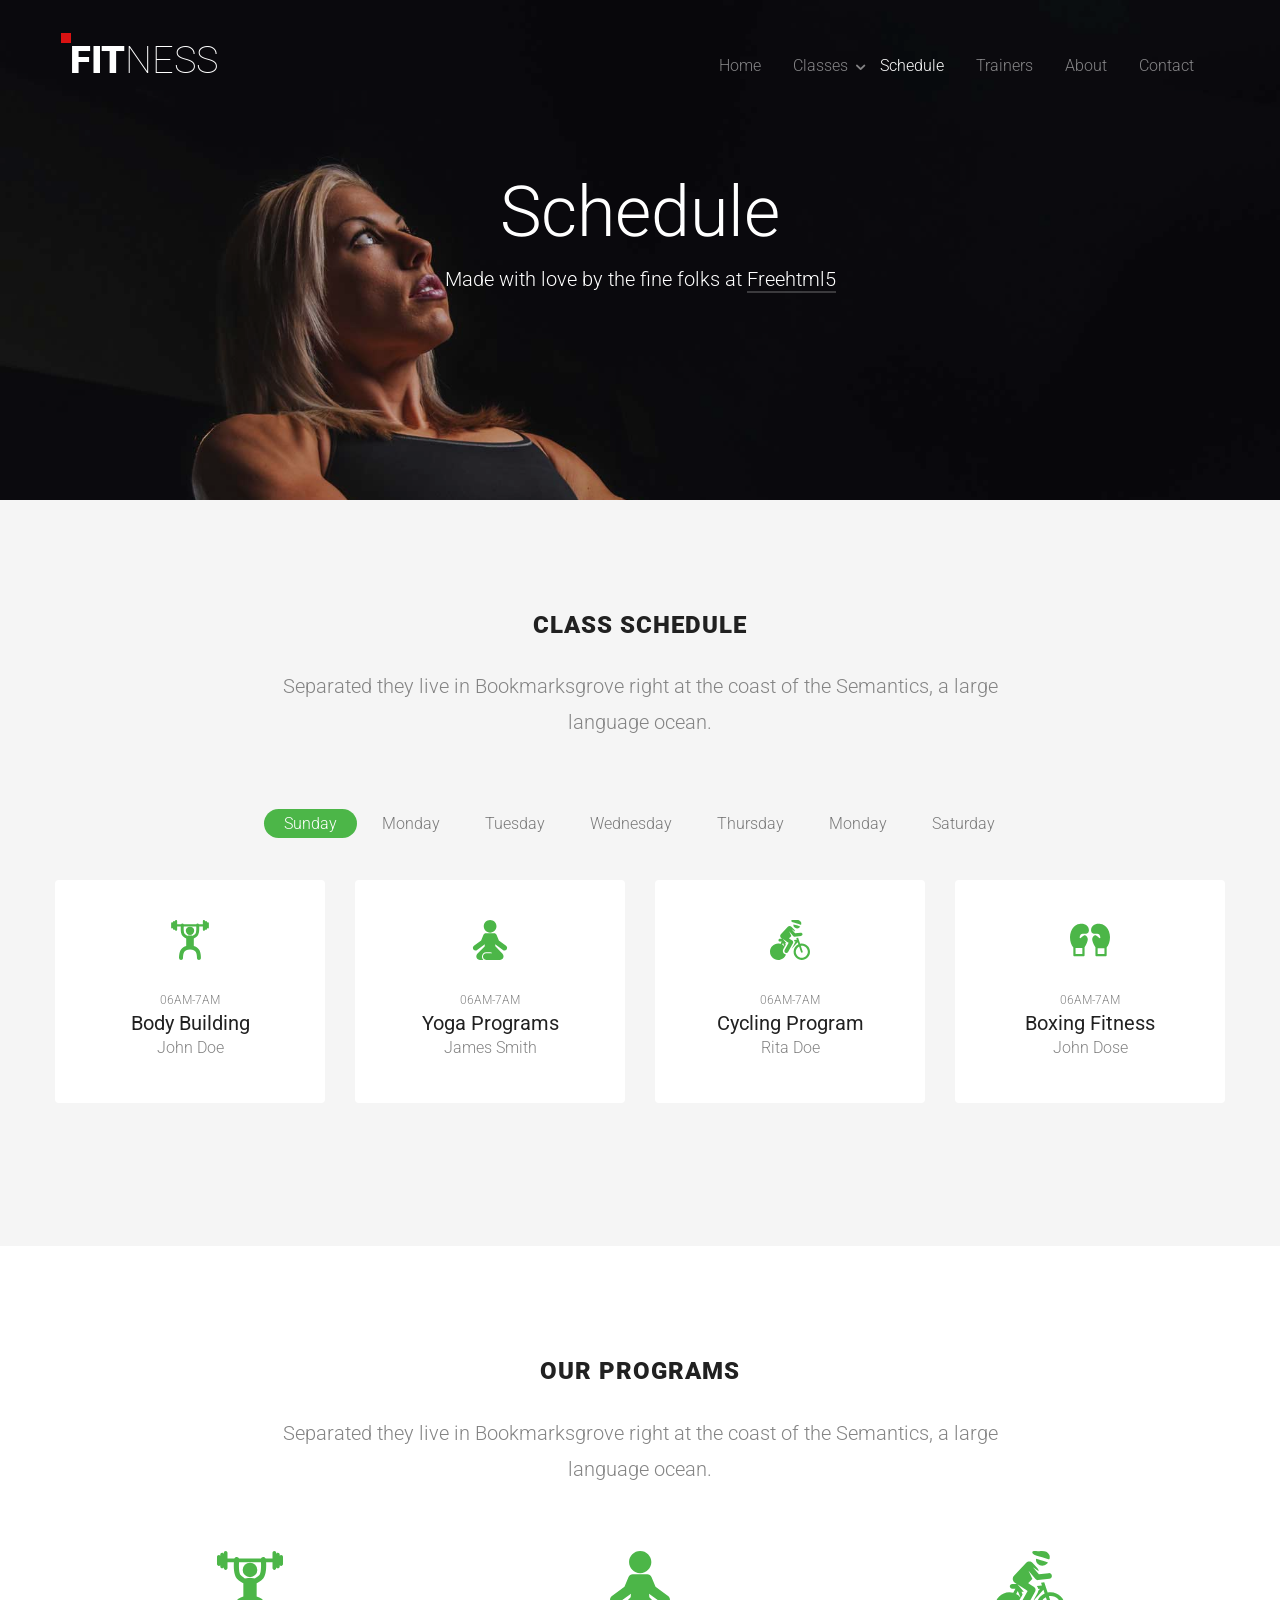
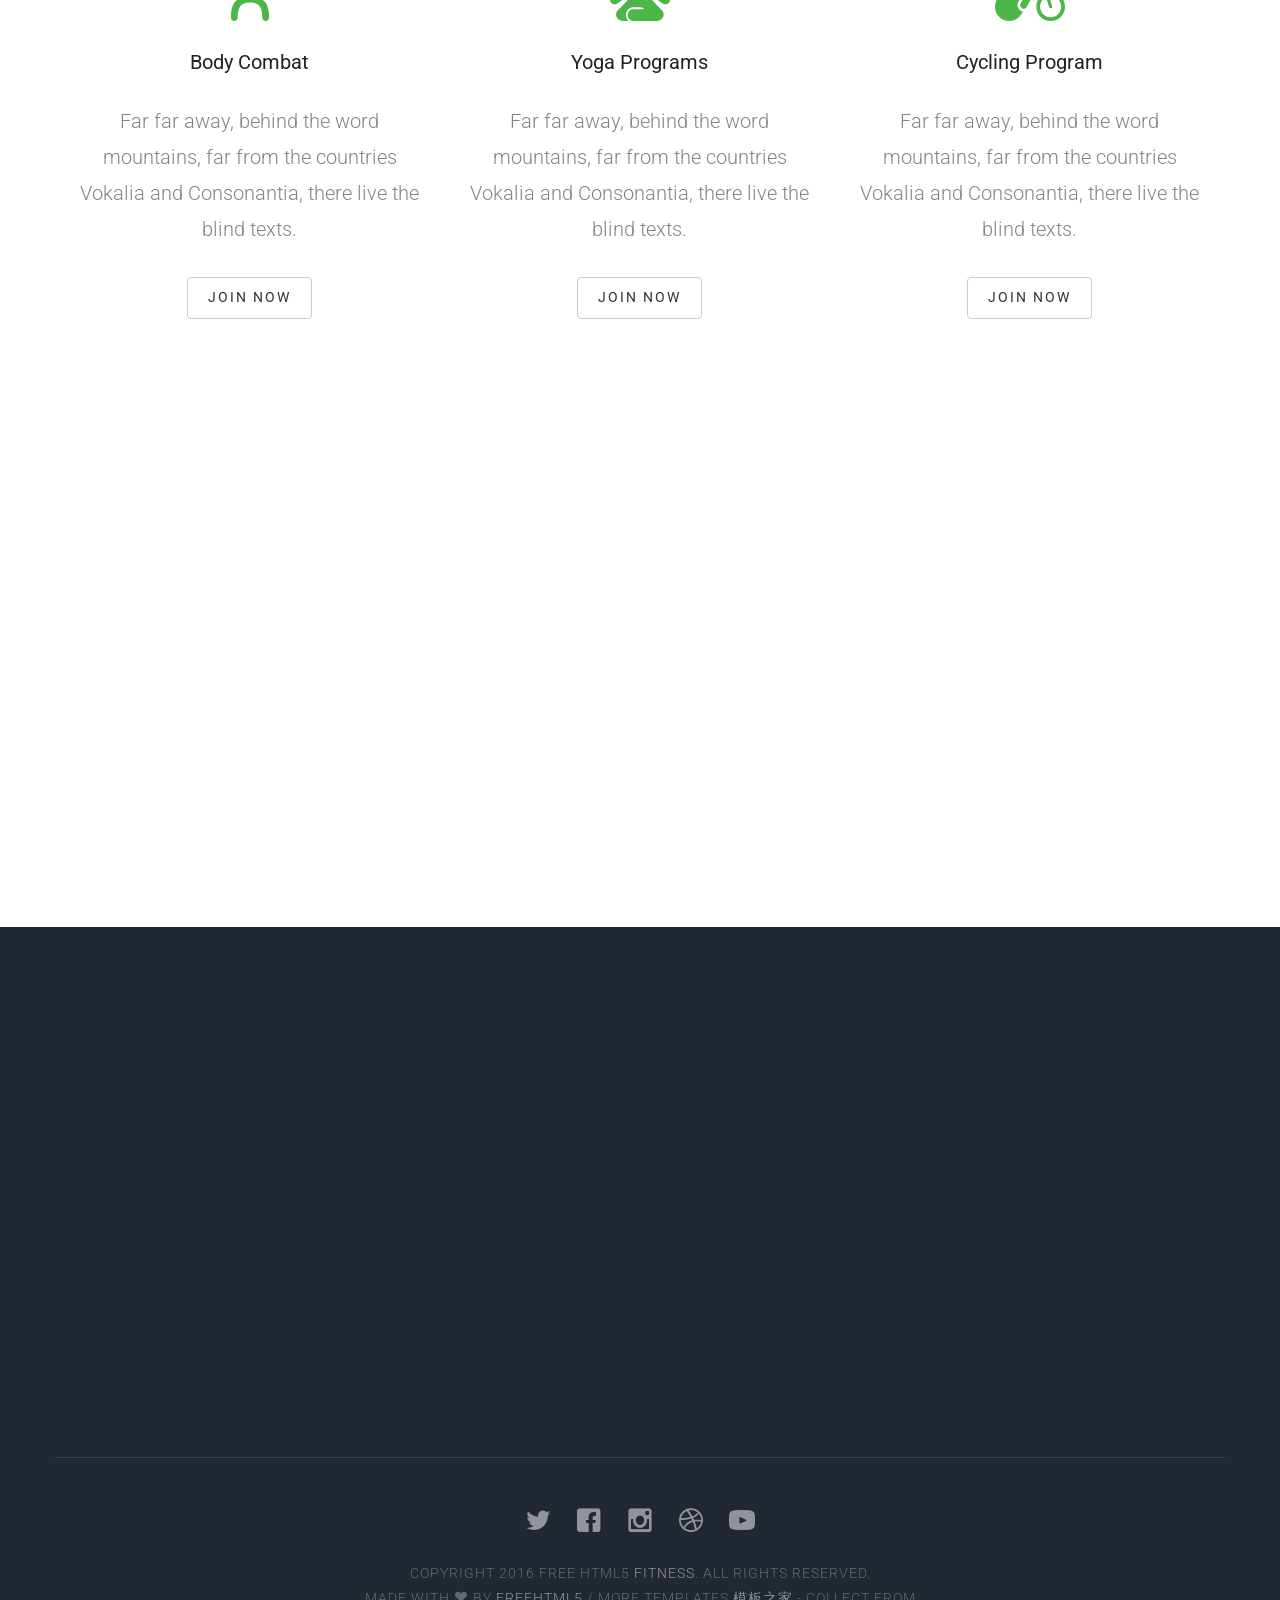
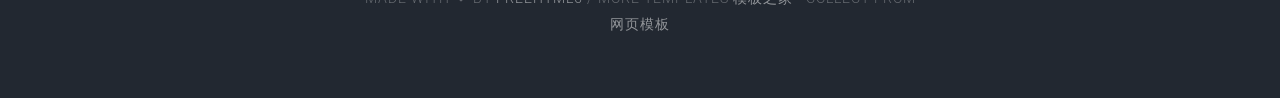
<file: schedule.html>
<!DOCTYPE html>
<!--[if lt IE 7]>      <html class="no-js lt-ie9 lt-ie8 lt-ie7"> <![endif]-->
<!--[if IE 7]>         <html class="no-js lt-ie9 lt-ie8"> <![endif]-->
<!--[if IE 8]>         <html class="no-js lt-ie9"> <![endif]-->
<!--[if gt IE 8]><!--> <html class="no-js"> <!--<![endif]-->
	<head>
	<meta charset="utf-8">
	<meta http-equiv="X-UA-Compatible" content="IE=edge">
	<title>Fitness &mdash; 100% Free Fully Responsive HTML5 Template by FREEHTML5.co</title>
	<meta name="viewport" content="width=device-width, initial-scale=1">
	<meta name="description" content="Free HTML5 Template by FREEHTML5" />
	<meta name="keywords" content="free html5, free template, free bootstrap, html5, css3, mobile first, responsive" />
	

  

  	<!-- Facebook and Twitter integration -->
	<meta property="og:title" content=""/>
	<meta property="og:image" content=""/>
	<meta property="og:url" content=""/>
	<meta property="og:site_name" content=""/>
	<meta property="og:description" content=""/>
	<meta name="twitter:title" content="" />
	<meta name="twitter:image" content="" />
	<meta name="twitter:url" content="" />
	<meta name="twitter:card" content="" />

	<!-- Place favicon.ico and apple-touch-icon.png in the root directory -->
	<link rel="shortcut icon" href="favicon.ico">

	<link href='https://fonts.googleapis.com/css?family=Roboto:400,100,300,700,900' rel='stylesheet' type='text/css'>
	
	<!-- Animate.css -->
	<link rel="stylesheet" href="css/animate.css">
	<!-- Icomoon Icon Fonts-->
	<link rel="stylesheet" href="css/icomoon.css">
	<!-- Bootstrap  -->
	<link rel="stylesheet" href="css/bootstrap.css">
	<!-- Superfish -->
	<link rel="stylesheet" href="css/superfish.css">

	<link rel="stylesheet" href="css/style.css">


	<!-- Modernizr JS -->
	<script src="js/modernizr-2.6.2.min.js"></script>
	<!-- FOR IE9 below -->
	<!--[if lt IE 9]>
	<script src="js/respond.min.js"></script>
	<![endif]-->

	</head>
	<body>
		<div id="fh5co-wrapper">
		<div id="fh5co-page">
		<div id="fh5co-header">
			<header id="fh5co-header-section">
				<div class="container">
					<div class="nav-header">
						<a href="#" class="js-fh5co-nav-toggle fh5co-nav-toggle"><i></i></a>
						<h1 id="fh5co-logo"><a href="index.html">Fit<span>ness</span></a></h1>
						<!-- START #fh5co-menu-wrap -->
						<nav id="fh5co-menu-wrap" role="navigation">
							<ul class="sf-menu" id="fh5co-primary-menu">
								<li>
									<a href="index.html">Home</a>
								</li>
								<li>
									<a href="classes.html" class="fh5co-sub-ddown">Classes</a>
									 <ul class="fh5co-sub-menu">
									 	<li><a href="left-sidebar.html">Web Development</a></li>
									 	<li><a href="right-sidebar.html">Branding &amp; Identity</a></li>
										<li>
											<a href="#" class="fh5co-sub-ddown">Free HTML5</a>
											<ul class="fh5co-sub-menu">
												<li><a href="#/preview/?item=build-free-html5-bootstrap-template" target="_blank">Build</a></li>
												<li><a href="#/preview/?item=work-free-html5-template-bootstrap" target="_blank">Work</a></li>
												<li><a href="#/preview/?item=light-free-html5-template-bootstrap" target="_blank">Light</a></li>
												<li><a href="#/preview/?item=relic-free-html5-template-using-bootstrap" target="_blank">Relic</a></li>
												<li><a href="#/preview/?item=display-free-html5-template-using-bootstrap" target="_blank">Display</a></li>
												<li><a href="#/preview/?item=sprint-free-html5-template-bootstrap" target="_blank">Sprint</a></li>
											</ul>
										</li>
										<li><a href="#">UI Animation</a></li>
										<li><a href="#">Copywriting</a></li>
										<li><a href="#">Photography</a></li> 
									</ul>
								</li>
								<li class="active">
									<a href="schedule.html">Schedule</a>
								</li>
								<li><a href="trainer.html">Trainers</a></li>
								<li><a href="about.html">About</a></li>
								<li><a href="contact.html">Contact</a></li>
							</ul>
						</nav>
					</div>
				</div>
			</header>		
		</div>
		<!-- end:fh5co-header -->
		<div class="fh5co-parallax" style="background-image: url(images/home-image-5.jpg);" data-stellar-background-ratio="0.5">
			<div class="overlay"></div>
			<div class="container">
				<div class="row">
					<div class="col-md-8 col-md-offset-2 col-sm-12 col-sm-offset-0 col-xs-12 col-xs-offset-0 text-center fh5co-table">
						<div class="fh5co-intro fh5co-table-cell animate-box">
							<h1 class="text-center">Schedule</h1>
							<p>Made with love by the fine folks at <a href="#">Freehtml5</a></p>
						</div>
					</div>
				</div>
			</div>
		</div><!-- end: fh5co-parallax -->
		<!-- end:fh5co-hero -->
		<div id="fh5co-schedule-section" class="fh5co-lightgray-section">
			<div class="container">
				<div class="row">
					<div class="col-md-8 col-md-offset-2">
						<div class="heading-section text-center animate-box">
							<h2>Class Schedule</h2>
							<p>Separated they live in Bookmarksgrove right at the coast of the Semantics, a large language ocean.</p>
						</div>
					</div>
				</div>
				<div class="row animate-box">
					<div class="col-md-10 col-md-offset-1 text-center">
						<ul class="schedule">
							<li><a href="#" class="active" data-sched="sunday">Sunday</a></li>
							<li><a href="#" data-sched="monday">Monday</a></li>
							<li><a href="#" data-sched="tuesday">Tuesday</a></li>
							<li><a href="#" data-sched="wednesday">Wednesday</a></li>
							<li><a href="#" data-sched="thursday">Thursday</a></li>
							<li><a href="#" data-sched="monday">Monday</a></li>
							<li><a href="#" data-sched="saturday">Saturday</a></li>
						</ul>
					</div>
					<div class="row text-center">

						<div class="col-md-12 schedule-container">

							<div class="schedule-content active" data-day="sunday">
								<div class="col-md-3 col-sm-6">
									<div class="program program-schedule">
										<img src="images/fit-dumbell.svg" alt="Cycling">
										<small>06AM-7AM</small>
										<h3>Body Building</h3>
										<span>John Doe</span>
									</div>
								</div>
								<div class="col-md-3 col-sm-6">
									<div class="program program-schedule">
										<img src="images/fit-yoga.svg" alt="">
										<small>06AM-7AM</small>
										<h3>Yoga Programs</h3>
										<span>James Smith</span>
									</div>
								</div>
								<div class="col-md-3 col-sm-6">
									<div class="program program-schedule">
										<img src="images/fit-cycling.svg" alt="">
										<small>06AM-7AM</small>
										<h3>Cycling Program</h3>
										<span>Rita Doe</span>
									</div>
								</div>
								<div class="col-md-3 col-sm-6">
									<div class="program program-schedule">
										<img src="images/fit-boxing.svg" alt="Cycling">
										<small>06AM-7AM</small>
										<h3>Boxing Fitness</h3>
										<span>John Dose</span>
									</div>
								</div>
							</div>
							<!-- END sched-content -->

							<div class="schedule-content" data-day="monday">
								<div class="col-md-3 col-sm-6">
									<div class="program program-schedule">
										<img src="images/fit-yoga.svg" alt="">
										<small>06AM-7AM</small>
										<h3>Yoga Programs</h3>
										<span>James Smith</span>
									</div>
								</div>
								<div class="col-md-3 col-sm-6">
									<div class="program program-schedule">
										<img src="images/fit-dumbell.svg" alt="Cycling">
										<small>06AM-7AM</small>
										<h3>Body Building</h3>
										<span>John Doe</span>
									</div>
								</div>
								<div class="col-md-3 col-sm-6">
									<div class="program program-schedule">
										<img src="images/fit-boxing.svg" alt="Cycling">
										<small>06AM-7AM</small>
										<h3>Boxing Fitness</h3>
										<span>John Dose</span>
									</div>
								</div>
								<div class="col-md-3 col-sm-6">
									<div class="program program-schedule">
										<img src="images/fit-cycling.svg" alt="">
										<small>06AM-7AM</small>
										<h3>Cycling Program</h3>
										<span>Rita Doe</span>
									</div>
								</div>
								
							</div>
							<!-- END sched-content -->

							<div class="schedule-content" data-day="tuesday">
								<div class="col-md-3 col-sm-6">
									<div class="program program-schedule">
										<img src="images/fit-dumbell.svg" alt="Cycling">
										<small>06AM-7AM</small>
										<h3>Body Building</h3>
										<span>John Doe</span>
									</div>
								</div>
								<div class="col-md-3 col-sm-6">
									<div class="program program-schedule">
										<img src="images/fit-yoga.svg" alt="">
										<small>06AM-7AM</small>
										<h3>Yoga Programs</h3>
										<span>James Smith</span>
									</div>
								</div>
								<div class="col-md-3 col-sm-6">
									<div class="program program-schedule">
										<img src="images/fit-cycling.svg" alt="">
										<small>06AM-7AM</small>
										<h3>Cycling Program</h3>
										<span>Rita Doe</span>
									</div>
								</div>
								<div class="col-md-3 col-sm-6">
									<div class="program program-schedule">
										<img src="images/fit-boxing.svg" alt="Cycling">
										<small>06AM-7AM</small>
										<h3>Boxing Fitness</h3>
										<span>John Dose</span>
									</div>
								</div>
							</div>
							<!-- END sched-content -->

							<div class="schedule-content" data-day="wednesday">
								<div class="col-md-3 col-sm-6">
									<div class="program program-schedule">
										<img src="images/fit-yoga.svg" alt="">
										<small>06AM-7AM</small>
										<h3>Yoga Programs</h3>
										<span>James Smith</span>
									</div>
								</div>
								<div class="col-md-3 col-sm-6">
									<div class="program program-schedule">
										<img src="images/fit-dumbell.svg" alt="Cycling">
										<small>06AM-7AM</small>
										<h3>Body Building</h3>
										<span>John Doe</span>
									</div>
								</div>
								<div class="col-md-3 col-sm-6">
									<div class="program program-schedule">
										<img src="images/fit-boxing.svg" alt="Cycling">
										<small>06AM-7AM</small>
										<h3>Boxing Fitness</h3>
										<span>John Dose</span>
									</div>
								</div>
								<div class="col-md-3 col-sm-6">
									<div class="program program-schedule">
										<img src="images/fit-cycling.svg" alt="">
										<small>06AM-7AM</small>
										<h3>Cycling Program</h3>
										<span>Rita Doe</span>
									</div>
								</div>
							</div>
							<!-- END sched-content -->

							<div class="schedule-content" data-day="thursday">
								<div class="col-md-3 col-sm-6">
									<div class="program program-schedule">
										<img src="images/fit-dumbell.svg" alt="Cycling">
										<small>06AM-7AM</small>
										<h3>Body Building</h3>
										<span>John Doe</span>
									</div>
								</div>
								<div class="col-md-3 col-sm-6">
									<div class="program program-schedule">
										<img src="images/fit-yoga.svg" alt="">
										<small>06AM-7AM</small>
										<h3>Yoga Programs</h3>
										<span>James Smith</span>
									</div>
								</div>
								<div class="col-md-3 col-sm-6">
									<div class="program program-schedule">
										<img src="images/fit-cycling.svg" alt="">
										<small>06AM-7AM</small>
										<h3>Cycling Program</h3>
										<span>Rita Doe</span>
									</div>
								</div>
								<div class="col-md-3 col-sm-6">
									<div class="program program-schedule">
										<img src="images/fit-boxing.svg" alt="Cycling">
										<small>06AM-7AM</small>
										<h3>Boxing Fitness</h3>
										<span>John Dose</span>
									</div>
								</div>
							</div>
							<!-- END sched-content -->

							<div class="schedule-content" data-day="friday">
								<div class="col-md-3 col-sm-6">
									<div class="program program-schedule">
										<img src="images/fit-yoga.svg" alt="">
										<small>06AM-7AM</small>
										<h3>Yoga Programs</h3>
										<span>James Smith</span>
									</div>
								</div>
								<div class="col-md-3 col-sm-6">
									<div class="program program-schedule">
										<img src="images/fit-dumbell.svg" alt="Cycling">
										<small>06AM-7AM</small>
										<h3>Body Building</h3>
										<span>John Doe</span>
									</div>
								</div>
								<div class="col-md-3 col-sm-6">
									<div class="program program-schedule">
										<img src="images/fit-boxing.svg" alt="Cycling">
										<small>06AM-7AM</small>
										<h3>Boxing Fitness</h3>
										<span>John Dose</span>
									</div>
								</div>
								<div class="col-md-3 col-sm-6">
									<div class="program program-schedule">
										<img src="images/fit-cycling.svg" alt="">
										<small>06AM-7AM</small>
										<h3>Cycling Program</h3>
										<span>Rita Doe</span>
									</div>
								</div>
							</div>
							<!-- END sched-content -->

							<div class="schedule-content" data-day="saturday">
								<div class="col-md-3 col-sm-6">
									<div class="program program-schedule">
										<img src="images/fit-dumbell.svg" alt="Cycling">
										<small>06AM-7AM</small>
										<h3>Body Building</h3>
										<span>John Doe</span>
									</div>
								</div>
								<div class="col-md-3 col-sm-6">
									<div class="program program-schedule">
										<img src="images/fit-yoga.svg" alt="">
										<small>06AM-7AM</small>
										<h3>Yoga Programs</h3>
										<span>James Smith</span>
									</div>
								</div>
								<div class="col-md-3 col-sm-6">
									<div class="program program-schedule">
										<img src="images/fit-cycling.svg" alt="">
										<small>06AM-7AM</small>
										<h3>Cycling Program</h3>
										<span>Rita Doe</span>
									</div>
								</div>
								<div class="col-md-3 col-sm-6">
									<div class="program program-schedule">
										<img src="images/fit-boxing.svg" alt="Cycling">
										<small>06AM-7AM</small>
										<h3>Boxing Fitness</h3>
										<span>John Dose</span>
									</div>
								</div>
							</div>
							<!-- END sched-content -->
						</div>

						
					</div>
				</div>
			</div>
		</div>
		<div id="fh5co-programs-section">
			<div class="container">
				<div class="row">
					<div class="col-md-8 col-md-offset-2">
						<div class="heading-section text-center animate-box">
							<h2>Our Programs</h2>
							<p>Separated they live in Bookmarksgrove right at the coast of the Semantics, a large language ocean.</p>
						</div>
					</div>
				</div>
				<div class="row text-center">
					<div class="col-md-4 col-sm-6">
						<div class="program animate-box">
							<img src="images/fit-dumbell.svg" alt="Cycling">
							<h3>Body Combat</h3>
							<p>Far far away, behind the word mountains, far from the countries Vokalia and Consonantia, there live the blind texts. </p>
							<span><a href="#" class="btn btn-default">Join Now</a></span>
						</div>
					</div>
					<div class="col-md-4 col-sm-6">
						<div class="program animate-box">
							<img src="images/fit-yoga.svg" alt="">
							<h3>Yoga Programs</h3>
							<p>Far far away, behind the word mountains, far from the countries Vokalia and Consonantia, there live the blind texts. </p>
							<span><a href="#" class="btn btn-default">Join Now</a></span>
						</div>
					</div>
					<div class="col-md-4 col-sm-6">
						<div class="program animate-box">
							<img src="images/fit-cycling.svg" alt="">
							<h3>Cycling Program</h3>
							<p>Far far away, behind the word mountains, far from the countries Vokalia and Consonantia, there live the blind texts. </p>
							<span><a href="#" class="btn btn-default">Join Now</a></span>
						</div>
					</div>
					<div class="col-md-4 col-sm-6">
						<div class="program animate-box">
							<img src="images/fit-boxing.svg" alt="Cycling">
							<h3>Boxing Fitness</h3>
							<p>Far far away, behind the word mountains, far from the countries Vokalia and Consonantia, there live the blind texts. </p>
							<span><a href="#" class="btn btn-default">Join Now</a></span>
						</div>
					</div>
					<div class="col-md-4 col-sm-6">
						<div class="program animate-box">
							<img src="images/fit-swimming.svg" alt="">
							<h3>Swimming Program</h3>
							<p>Far far away, behind the word mountains, far from the countries Vokalia and Consonantia, there live the blind texts. </p>
							<span><a href="#" class="btn btn-default">Join Now</a></span>
						</div>
					</div>
					<div class="col-md-4 col-sm-6">
						<div class="program animate-box">
							<img src="images/fit-massage.svg" alt="">
							<h3>Massage</h3>
							<p>Far far away, behind the word mountains, far from the countries Vokalia and Consonantia, there live the blind texts. </p>
							<span><a href="#" class="btn btn-default">Join Now</a></span>
						</div>
					</div>

				</div>
			</div>
		</div>
		<footer>
			<div id="footer">
				<div class="container">
					<div class="row">
						<div class="col-md-4 animate-box">
							<h3 class="section-title">About Us</h3>
							<p>Far far away, behind the word mountains, far from the countries Vokalia and Consonantia, there live the blind texts. Separated they live in Bookmarksgrove right at the coast of the Semantics.</p>
						</div>

						<div class="col-md-4 animate-box">
							<h3 class="section-title">Our Address</h3>
							<ul class="contact-info">
								<li><i class="icon-map-marker"></i>198 West 21th Street, Suite 721 New York NY 10016</li>
								<li><i class="icon-phone"></i>+ 1235 2355 98</li>
								<li><i class="icon-envelope"></i><a href="#">info@yoursite.com</a></li>
								<li><i class="icon-globe2"></i><a href="#">www.yoursite.com</a></li>
							</ul>
						</div>
						<div class="col-md-4 animate-box">
							<h3 class="section-title">Drop us a line</h3>
							<form class="contact-form">
								<div class="form-group">
									<label for="name" class="sr-only">Name</label>
									<input type="name" class="form-control" id="name" placeholder="Name">
								</div>
								<div class="form-group">
									<label for="email" class="sr-only">Email</label>
									<input type="email" class="form-control" id="email" placeholder="Email">
								</div>
								<div class="form-group">
									<label for="message" class="sr-only">Message</label>
									<textarea class="form-control" id="message" rows="7" placeholder="Message"></textarea>
								</div>
								<div class="form-group">
									<input type="submit" id="btn-submit" class="btn btn-send-message btn-md" value="Send Message">
								</div>
							</form>
						</div>
					</div>
					<div class="row copy-right">
						<div class="col-md-6 col-md-offset-3 text-center">
							<p class="fh5co-social-icons">
								<a href="#"><i class="icon-twitter2"></i></a>
								<a href="#"><i class="icon-facebook2"></i></a>
								<a href="#"><i class="icon-instagram"></i></a>
								<a href="#"><i class="icon-dribbble2"></i></a>
								<a href="#"><i class="icon-youtube"></i></a>
							</p>
							<p>Copyright 2016 Free Html5 <a href="#">Fitness</a>. All Rights Reserved. <br>Made with <i class="icon-heart3"></i> by <a href="#/" target="_blank">Freehtml5</a> / More Templates <a href="http://www.cssmoban.com/" target="_blank" title="模板之家">模板之家</a> - Collect from <a href="http://www.cssmoban.com/" title="网页模板" target="_blank">网页模板</a></p>
						</div>
					</div>
				</div>
			</div>
		</footer>
	

	</div>
	<!-- END fh5co-page -->

	</div>
	<!-- END fh5co-wrapper -->

	<!-- jQuery -->


	<script src="js/jquery.min.js"></script>
	<!-- jQuery Easing -->
	<script src="js/jquery.easing.1.3.js"></script>
	<!-- Bootstrap -->
	<script src="js/bootstrap.min.js"></script>
	<!-- Waypoints -->
	<script src="js/jquery.waypoints.min.js"></script>
	<!-- Stellar -->
	<script src="js/jquery.stellar.min.js"></script>
	<!-- Superfish -->
	<script src="js/hoverIntent.js"></script>
	<script src="js/superfish.js"></script>

	<!-- Main JS (Do not remove) -->
	<script src="js/main.js"></script>

	</body>
</html>
</file>
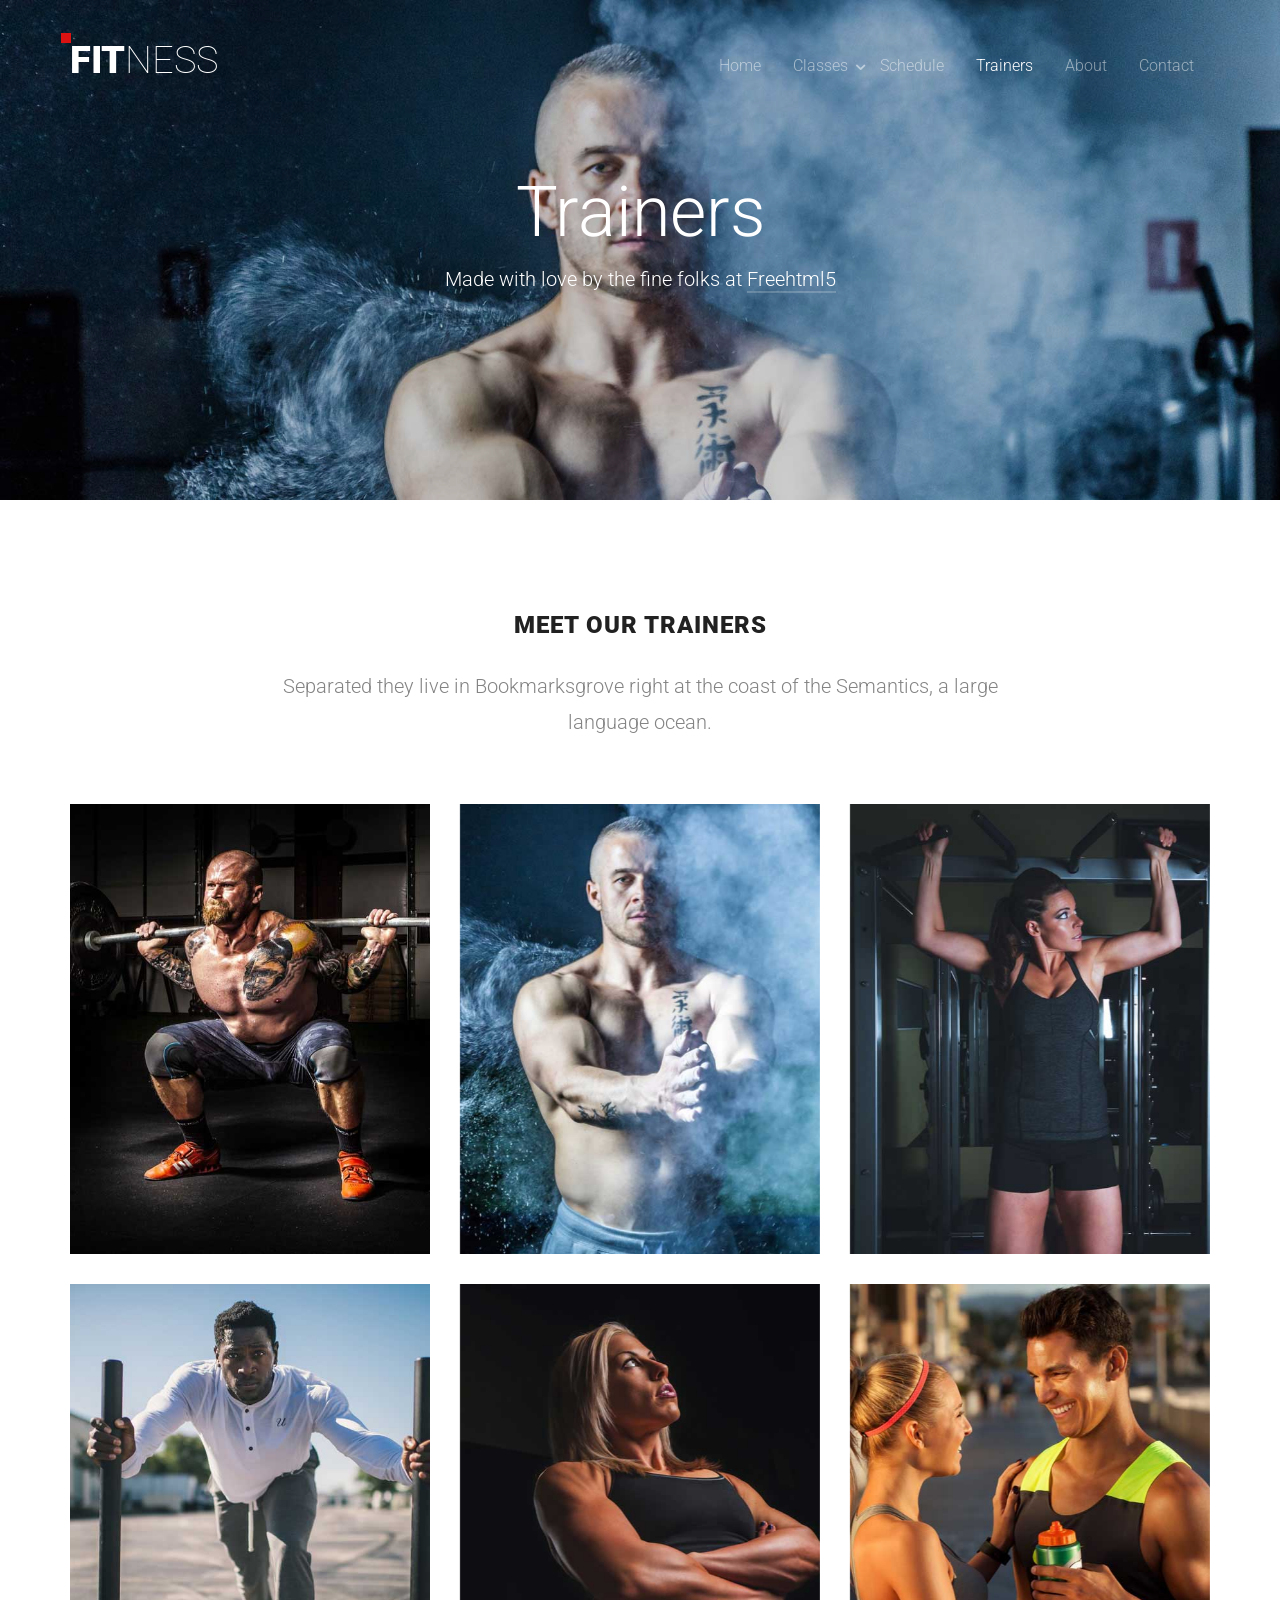
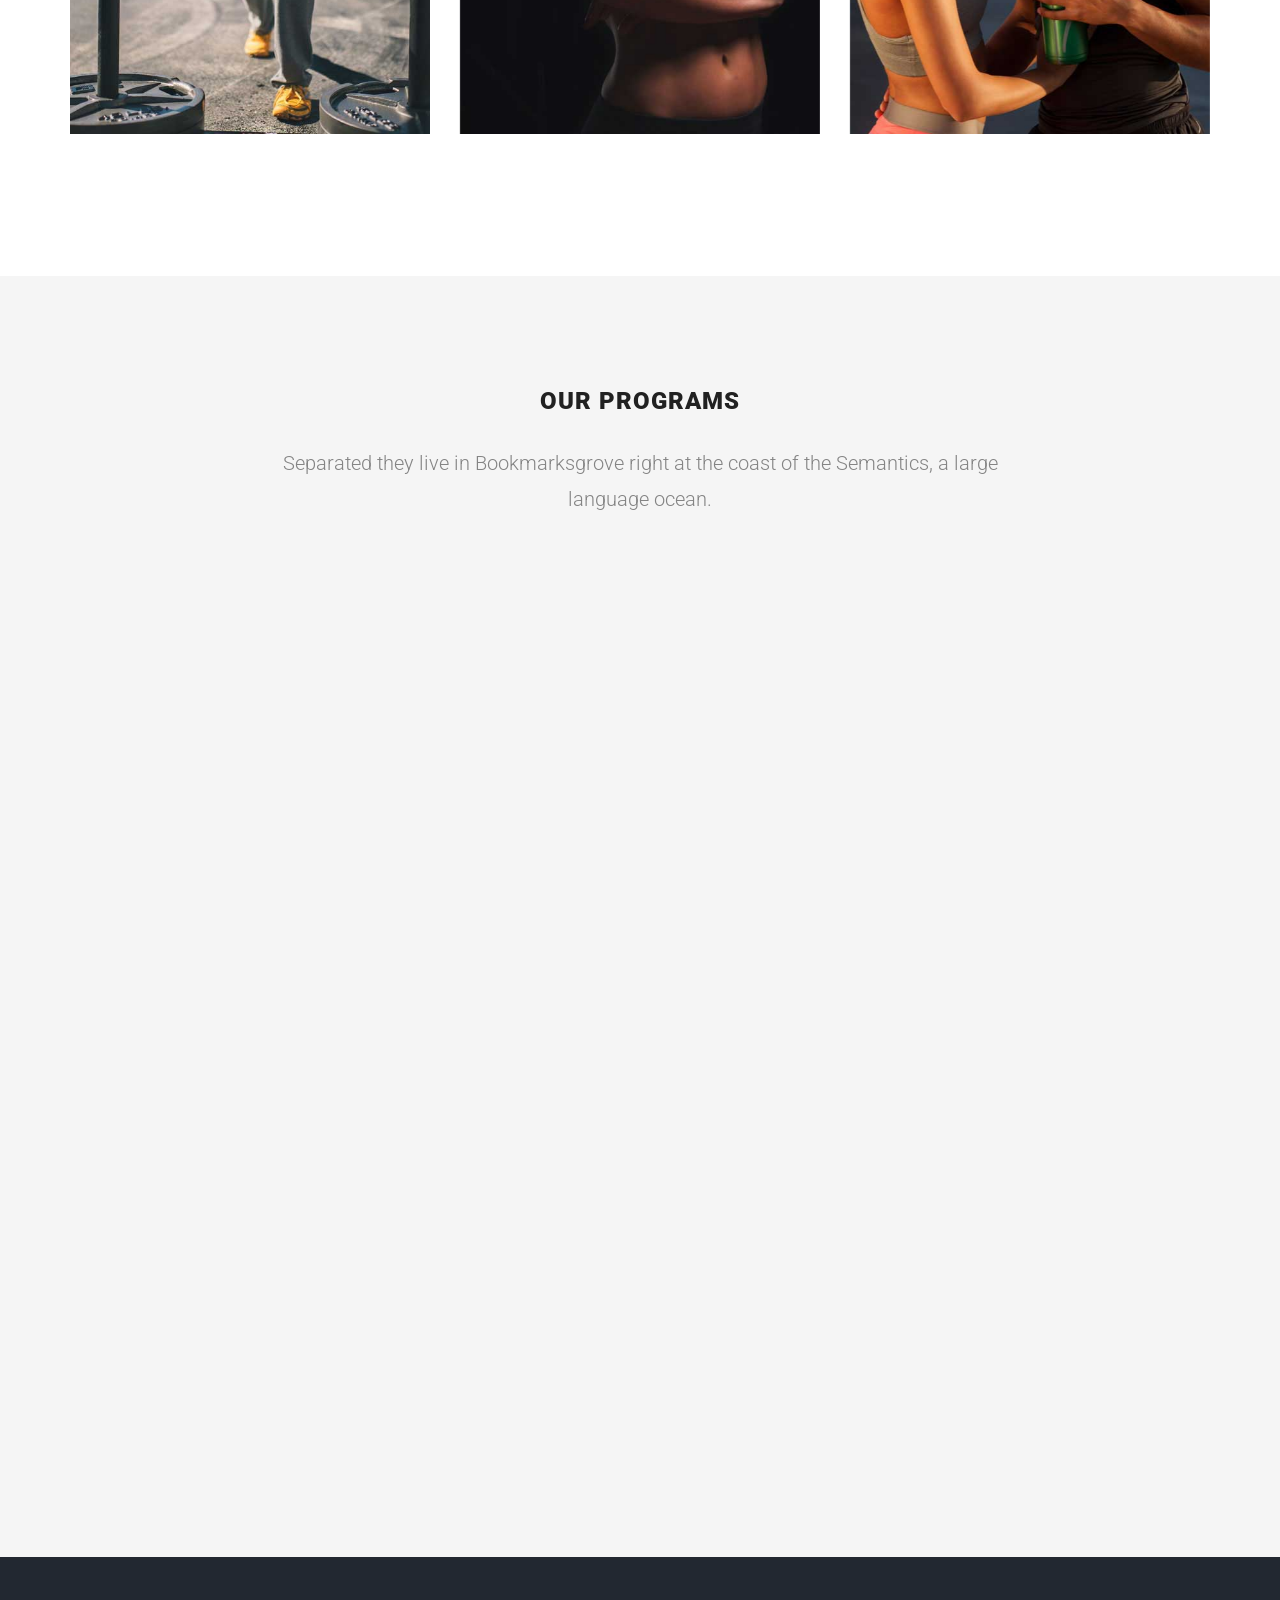
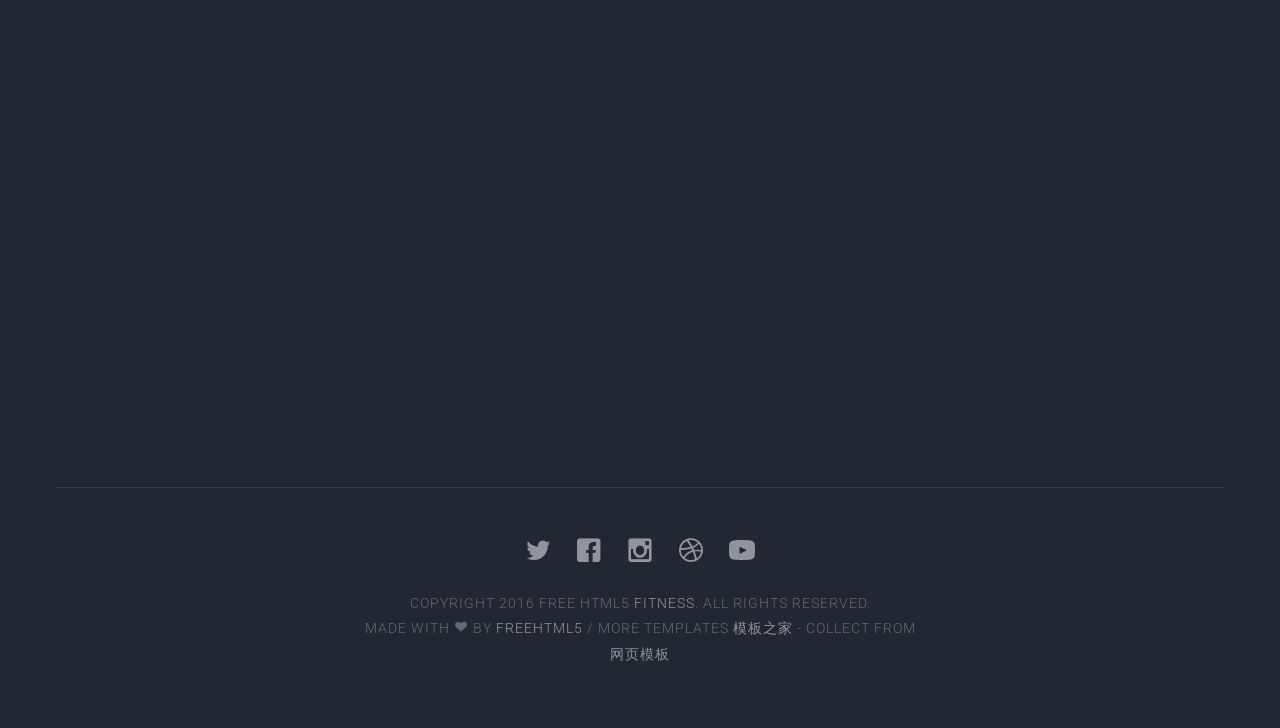
<file: trainer.html>
<!DOCTYPE html>
<!--[if lt IE 7]>      <html class="no-js lt-ie9 lt-ie8 lt-ie7"> <![endif]-->
<!--[if IE 7]>         <html class="no-js lt-ie9 lt-ie8"> <![endif]-->
<!--[if IE 8]>         <html class="no-js lt-ie9"> <![endif]-->
<!--[if gt IE 8]><!--> <html class="no-js"> <!--<![endif]-->
	<head>
	<meta charset="utf-8">
	<meta http-equiv="X-UA-Compatible" content="IE=edge">
	<title>Fitness &mdash; 100% Free Fully Responsive HTML5 Template by FREEHTML5.co</title>
	<meta name="viewport" content="width=device-width, initial-scale=1">
	<meta name="description" content="Free HTML5 Template by FREEHTML5" />
	<meta name="keywords" content="free html5, free template, free bootstrap, html5, css3, mobile first, responsive" />
	

  

  	<!-- Facebook and Twitter integration -->
	<meta property="og:title" content=""/>
	<meta property="og:image" content=""/>
	<meta property="og:url" content=""/>
	<meta property="og:site_name" content=""/>
	<meta property="og:description" content=""/>
	<meta name="twitter:title" content="" />
	<meta name="twitter:image" content="" />
	<meta name="twitter:url" content="" />
	<meta name="twitter:card" content="" />

	<!-- Place favicon.ico and apple-touch-icon.png in the root directory -->
	<link rel="shortcut icon" href="favicon.ico">

	<link href='https://fonts.googleapis.com/css?family=Roboto:400,100,300,700,900' rel='stylesheet' type='text/css'>
	
	<!-- Animate.css -->
	<link rel="stylesheet" href="css/animate.css">
	<!-- Icomoon Icon Fonts-->
	<link rel="stylesheet" href="css/icomoon.css">
	<!-- Bootstrap  -->
	<link rel="stylesheet" href="css/bootstrap.css">
	<!-- Superfish -->
	<link rel="stylesheet" href="css/superfish.css">

	<link rel="stylesheet" href="css/style.css">


	<!-- Modernizr JS -->
	<script src="js/modernizr-2.6.2.min.js"></script>
	<!-- FOR IE9 below -->
	<!--[if lt IE 9]>
	<script src="js/respond.min.js"></script>
	<![endif]-->

	</head>
	<body>
		<div id="fh5co-wrapper">
		<div id="fh5co-page">
		<div id="fh5co-header">
			<header id="fh5co-header-section">
				<div class="container">
					<div class="nav-header">
						<a href="#" class="js-fh5co-nav-toggle fh5co-nav-toggle"><i></i></a>
						<h1 id="fh5co-logo"><a href="index.html">Fit<span>ness</span></a></h1>
						<!-- START #fh5co-menu-wrap -->
						<nav id="fh5co-menu-wrap" role="navigation">
							<ul class="sf-menu" id="fh5co-primary-menu">
								<li>
									<a href="index.html">Home</a>
								</li>
								<li>
									<a href="classes.html" class="fh5co-sub-ddown">Classes</a>
									<ul class="fh5co-sub-menu">
									 	<li><a href="left-sidebar.html">Web Development</a></li>
									 	<li><a href="right-sidebar.html">Branding &amp; Identity</a></li>
										<li>
											<a href="#" class="fh5co-sub-ddown">Free HTML5</a>
											<ul class="fh5co-sub-menu">
												<li><a href="#/preview/?item=build-free-html5-bootstrap-template" target="_blank">Build</a></li>
												<li><a href="#/preview/?item=work-free-html5-template-bootstrap" target="_blank">Work</a></li>
												<li><a href="#/preview/?item=light-free-html5-template-bootstrap" target="_blank">Light</a></li>
												<li><a href="#/preview/?item=relic-free-html5-template-using-bootstrap" target="_blank">Relic</a></li>
												<li><a href="#/preview/?item=display-free-html5-template-using-bootstrap" target="_blank">Display</a></li>
												<li><a href="#/preview/?item=sprint-free-html5-template-bootstrap" target="_blank">Sprint</a></li>
											</ul>
										</li>
										<li><a href="#">UI Animation</a></li>
										<li><a href="#">Copywriting</a></li>
										<li><a href="#">Photography</a></li> 
									</ul>
								</li>
								<li>
									<a href="schedule.html">Schedule</a>
								</li>
								<li class="active"><a href="trainer.html">Trainers</a></li>
								<li><a href="about.html">About</a></li>
								<li><a href="contact.html">Contact</a></li>
							</ul>
						</nav>
					</div>
				</div>
			</header>		
		</div>
		<!-- end:fh5co-header -->
		<div class="fh5co-parallax" style="background-image: url(images/home-image-3.jpg);" data-stellar-background-ratio="0.5">
			<div class="overlay"></div>
			<div class="container">
				<div class="row">
					<div class="col-md-8 col-md-offset-2 col-sm-12 col-sm-offset-0 col-xs-12 col-xs-offset-0 text-center fh5co-table">
						<div class="fh5co-intro fh5co-table-cell animate-box">
							<h1 class="text-center">Trainers</h1>
							<p>Made with love by the fine folks at <a href="#">Freehtml5</a></p>
						</div>
					</div>
				</div>
			</div>
		</div><!-- end: fh5co-parallax -->
		<!-- end:fh5co-hero -->
		<div id="fh5co-team-section">
			<div class="container">
				<div class="row">
					<div class="col-md-8 col-md-offset-2">
						<div class="heading-section text-center animate-box">
							<h2>Meet Our Trainers</h2>
							<p>Separated they live in Bookmarksgrove right at the coast of the Semantics, a large language ocean.</p>
						</div>
					</div>
				</div>
				<div class="row text-center">
					<div class="col-md-4 col-sm-6">
						<div class="team-section-grid animate-box" style="background-image: url(images/trainer-1.jpg);">
							<div class="overlay-section">
								<div class="desc">
									<h3>John Doe</h3>
									<span>Body Trainer</span>
									<p>Far far away, behind the word mountains, far from the countries Vokalia and Consonantia</p>
									<p class="fh5co-social-icons">
										<a href="#"><i class="icon-twitter-with-circle"></i></a>
										<a href="#"><i class="icon-facebook-with-circle"></i></a>
										<a href="#"><i class="icon-instagram-with-circle"></i></a>
									</p>
								</div>
							</div>
						</div>
					</div>
					<div class="col-md-4 col-sm-6">
						<div class="team-section-grid animate-box" style="background-image: url(images/trainer-2.jpg);">
							<div class="overlay-section">
								<div class="desc">
									<h3>James Smith</h3>
									<span>Swimming Trainer</span>
									<p>Far far away, behind the word mountains, far from the countries Vokalia and Consonantia</p>
									<p class="fh5co-social-icons">
										<a href="#"><i class="icon-twitter-with-circle"></i></a>
										<a href="#"><i class="icon-facebook-with-circle"></i></a>
										<a href="#"><i class="icon-instagram-with-circle"></i></a>
									</p>
								</div>
							</div>
						</div>
					</div>
					<div class="col-md-4 col-sm-6">
						<div class="team-section-grid animate-box" style="background-image: url(images/trainer-3.jpg);">
							<div class="overlay-section">
								<div class="desc">
									<h3>John Doe</h3>
									<span>Chief Executive Officer</span>
									<p>Far far away, behind the word mountains, far from the countries Vokalia and Consonantia, there live the blind texts.</p>
									<p class="fh5co-social-icons">
										<a href="#"><i class="icon-twitter-with-circle"></i></a>
										<a href="#"><i class="icon-facebook-with-circle"></i></a>
										<a href="#"><i class="icon-instagram-with-circle"></i></a>
									</p>
								</div>
							</div>
						</div>
					</div>
					<div class="col-md-4 col-sm-6">
						<div class="team-section-grid animate-box" style="background-image: url(images/trainer-4.jpg);">
							<div class="overlay-section">
								<div class="desc">
									<h3>John Doe</h3>
									<span>Chief Executive Officer</span>
									<p>Far far away, behind the word mountains, far from the countries Vokalia and Consonantia, there live the blind texts.</p>
									<p class="fh5co-social-icons">
										<a href="#"><i class="icon-twitter-with-circle"></i></a>
										<a href="#"><i class="icon-facebook-with-circle"></i></a>
										<a href="#"><i class="icon-instagram-with-circle"></i></a>
									</p>
								</div>
							</div>
						</div>
					</div>
					<div class="col-md-4 col-sm-6">
						<div class="team-section-grid animate-box" style="background-image: url(images/trainer-5.jpg);">
							<div class="overlay-section">
								<div class="desc">
									<h3>John Doe</h3>
									<span>Chief Executive Officer</span>
									<p>Far far away, behind the word mountains, far from the countries Vokalia and Consonantia, there live the blind texts.</p>
									<p class="fh5co-social-icons">
										<a href="#"><i class="icon-twitter-with-circle"></i></a>
										<a href="#"><i class="icon-facebook-with-circle"></i></a>
										<a href="#"><i class="icon-instagram-with-circle"></i></a>
									</p>
								</div>
							</div>
						</div>
					</div>
					<div class="col-md-4 col-sm-6">
						<div class="team-section-grid animate-box" style="background-image: url(images/trainer-6.jpg);">
							<div class="overlay-section">
								<div class="desc">
									<h3>John Doe</h3>
									<span>Chief Executive Officer</span>
									<p>Far far away, behind the word mountains, far from the countries Vokalia and Consonantia, there live the blind texts.</p>
									<p class="fh5co-social-icons">
										<a href="#"><i class="icon-twitter-with-circle"></i></a>
										<a href="#"><i class="icon-facebook-with-circle"></i></a>
										<a href="#"><i class="icon-instagram-with-circle"></i></a>
									</p>
								</div>
							</div>
						</div>
					</div>	
				</div>
			</div>
		</div>
		<div id="fh5co-programs-section" class="fh5co-lightgray-section">
			<div class="container">
				<div class="row">
					<div class="col-md-8 col-md-offset-2">
						<div class="heading-section text-center animate-box">
							<h2>Our Programs</h2>
							<p>Separated they live in Bookmarksgrove right at the coast of the Semantics, a large language ocean.</p>
						</div>
					</div>
				</div>
				<div class="row text-center">
					<div class="col-md-4 col-sm-6">
						<div class="program animate-box">
							<img src="images/fit-dumbell.svg" alt="Cycling">
							<h3>Body Combat</h3>
							<p>Far far away, behind the word mountains, far from the countries Vokalia and Consonantia, there live the blind texts. </p>
							<span><a href="#" class="btn btn-default">Join Now</a></span>
						</div>
					</div>
					<div class="col-md-4 col-sm-6">
						<div class="program animate-box">
							<img src="images/fit-yoga.svg" alt="">
							<h3>Yoga Programs</h3>
							<p>Far far away, behind the word mountains, far from the countries Vokalia and Consonantia, there live the blind texts. </p>
							<span><a href="#" class="btn btn-default">Join Now</a></span>
						</div>
					</div>
					<div class="col-md-4 col-sm-6">
						<div class="program animate-box">
							<img src="images/fit-cycling.svg" alt="">
							<h3>Cycling Program</h3>
							<p>Far far away, behind the word mountains, far from the countries Vokalia and Consonantia, there live the blind texts. </p>
							<span><a href="#" class="btn btn-default">Join Now</a></span>
						</div>
					</div>
					<div class="col-md-4 col-sm-6">
						<div class="program animate-box">
							<img src="images/fit-boxing.svg" alt="Cycling">
							<h3>Boxing Fitness</h3>
							<p>Far far away, behind the word mountains, far from the countries Vokalia and Consonantia, there live the blind texts. </p>
							<span><a href="#" class="btn btn-default">Join Now</a></span>
						</div>
					</div>
					<div class="col-md-4 col-sm-6">
						<div class="program animate-box">
							<img src="images/fit-swimming.svg" alt="">
							<h3>Swimming Program</h3>
							<p>Far far away, behind the word mountains, far from the countries Vokalia and Consonantia, there live the blind texts. </p>
							<span><a href="#" class="btn btn-default">Join Now</a></span>
						</div>
					</div>
					<div class="col-md-4 col-sm-6">
						<div class="program animate-box">
							<img src="images/fit-massage.svg" alt="">
							<h3>Massage</h3>
							<p>Far far away, behind the word mountains, far from the countries Vokalia and Consonantia, there live the blind texts. </p>
							<span><a href="#" class="btn btn-default">Join Now</a></span>
						</div>
					</div>

				</div>
			</div>
		</div>
		<footer>
			<div id="footer">
				<div class="container">
					<div class="row">
						<div class="col-md-4 animate-box">
							<h3 class="section-title">About Us</h3>
							<p>Far far away, behind the word mountains, far from the countries Vokalia and Consonantia, there live the blind texts. Separated they live in Bookmarksgrove right at the coast of the Semantics.</p>
						</div>

						<div class="col-md-4 animate-box">
							<h3 class="section-title">Our Address</h3>
							<ul class="contact-info">
								<li><i class="icon-map-marker"></i>198 West 21th Street, Suite 721 New York NY 10016</li>
								<li><i class="icon-phone"></i>+ 1235 2355 98</li>
								<li><i class="icon-envelope"></i><a href="#">info@yoursite.com</a></li>
								<li><i class="icon-globe2"></i><a href="#">www.yoursite.com</a></li>
							</ul>
						</div>
						<div class="col-md-4 animate-box">
							<h3 class="section-title">Drop us a line</h3>
							<form class="contact-form">
								<div class="form-group">
									<label for="name" class="sr-only">Name</label>
									<input type="name" class="form-control" id="name" placeholder="Name">
								</div>
								<div class="form-group">
									<label for="email" class="sr-only">Email</label>
									<input type="email" class="form-control" id="email" placeholder="Email">
								</div>
								<div class="form-group">
									<label for="message" class="sr-only">Message</label>
									<textarea class="form-control" id="message" rows="7" placeholder="Message"></textarea>
								</div>
								<div class="form-group">
									<input type="submit" id="btn-submit" class="btn btn-send-message btn-md" value="Send Message">
								</div>
							</form>
						</div>
					</div>
					<div class="row copy-right">
						<div class="col-md-6 col-md-offset-3 text-center">
							<p class="fh5co-social-icons">
								<a href="#"><i class="icon-twitter2"></i></a>
								<a href="#"><i class="icon-facebook2"></i></a>
								<a href="#"><i class="icon-instagram"></i></a>
								<a href="#"><i class="icon-dribbble2"></i></a>
								<a href="#"><i class="icon-youtube"></i></a>
							</p>
							<p>Copyright 2016 Free Html5 <a href="#">Fitness</a>. All Rights Reserved. <br>Made with <i class="icon-heart3"></i> by <a href="#/" target="_blank">Freehtml5</a> / More Templates <a href="http://www.cssmoban.com/" target="_blank" title="模板之家">模板之家</a> - Collect from <a href="http://www.cssmoban.com/" title="网页模板" target="_blank">网页模板</a></p>
						</div>
					</div>
				</div>
			</div>
		</footer>
	

	</div>
	<!-- END fh5co-page -->

	</div>
	<!-- END fh5co-wrapper -->

	<!-- jQuery -->


	<script src="js/jquery.min.js"></script>
	<!-- jQuery Easing -->
	<script src="js/jquery.easing.1.3.js"></script>
	<!-- Bootstrap -->
	<script src="js/bootstrap.min.js"></script>
	<!-- Waypoints -->
	<script src="js/jquery.waypoints.min.js"></script>
	<!-- Stellar -->
	<script src="js/jquery.stellar.min.js"></script>
	<!-- Superfish -->
	<script src="js/hoverIntent.js"></script>
	<script src="js/superfish.js"></script>

	<!-- Main JS (Do not remove) -->
	<script src="js/main.js"></script>

	</body>
</html>
</file>
<file: css/icomoon.css>
@font-face {
    font-family: 'icomoon';
    src:    url('fonts/icomoon.eot?1oniuf');
    src:    url('fonts/icomoon.eot?1oniuf#iefix') format('embedded-opentype'),
        url('fonts/icomoon.ttf?1oniuf') format('truetype'),
        url('fonts/icomoon.woff?1oniuf') format('woff'),
        url('fonts/icomoon.svg?1oniuf#icomoon') format('svg');
    font-weight: normal;
    font-style: normal;
}

[class^="icon-"], [class*=" icon-"] {
    /* use !important to prevent issues with browser extensions that change fonts */
    font-family: 'icomoon' !important;
    speak: none;
    font-style: normal;
    font-weight: normal;
    font-variant: normal;
    text-transform: none;
    line-height: 1;

    /* Better Font Rendering =========== */
    -webkit-font-smoothing: antialiased;
    -moz-osx-font-smoothing: grayscale;
}

.icon-mobile:before {
    content: "\e000";
}
.icon-laptop:before {
    content: "\e001";
}
.icon-desktop:before {
    content: "\e002";
}
.icon-tablet:before {
    content: "\e003";
}
.icon-phone:before {
    content: "\e004";
}
.icon-document:before {
    content: "\e005";
}
.icon-documents:before {
    content: "\e006";
}
.icon-search:before {
    content: "\e007";
}
.icon-clipboard:before {
    content: "\e008";
}
.icon-newspaper:before {
    content: "\e009";
}
.icon-notebook:before {
    content: "\e00a";
}
.icon-book-open:before {
    content: "\e00b";
}
.icon-browser:before {
    content: "\e00c";
}
.icon-calendar:before {
    content: "\e00d";
}
.icon-presentation:before {
    content: "\e00e";
}
.icon-picture:before {
    content: "\e00f";
}
.icon-pictures:before {
    content: "\e010";
}
.icon-video:before {
    content: "\e011";
}
.icon-camera:before {
    content: "\e012";
}
.icon-printer:before {
    content: "\e013";
}
.icon-toolbox:before {
    content: "\e014";
}
.icon-briefcase:before {
    content: "\e015";
}
.icon-wallet:before {
    content: "\e016";
}
.icon-gift:before {
    content: "\e017";
}
.icon-bargraph:before {
    content: "\e018";
}
.icon-grid:before {
    content: "\e019";
}
.icon-expand:before {
    content: "\e01a";
}
.icon-focus:before {
    content: "\e01b";
}
.icon-edit:before {
    content: "\e01c";
}
.icon-adjustments:before {
    content: "\e01d";
}
.icon-ribbon:before {
    content: "\e01e";
}
.icon-hourglass:before {
    content: "\e01f";
}
.icon-lock:before {
    content: "\e020";
}
.icon-megaphone:before {
    content: "\e021";
}
.icon-shield:before {
    content: "\e022";
}
.icon-trophy:before {
    content: "\e023";
}
.icon-flag:before {
    content: "\e024";
}
.icon-map:before {
    content: "\e025";
}
.icon-puzzle:before {
    content: "\e026";
}
.icon-basket:before {
    content: "\e027";
}
.icon-envelope:before {
    content: "\e028";
}
.icon-streetsign:before {
    content: "\e029";
}
.icon-telescope:before {
    content: "\e02a";
}
.icon-gears:before {
    content: "\e02b";
}
.icon-key:before {
    content: "\e02c";
}
.icon-paperclip:before {
    content: "\e02d";
}
.icon-attachment:before {
    content: "\e02e";
}
.icon-pricetags:before {
    content: "\e02f";
}
.icon-lightbulb:before {
    content: "\e030";
}
.icon-layers:before {
    content: "\e031";
}
.icon-pencil:before {
    content: "\e032";
}
.icon-tools:before {
    content: "\e033";
}
.icon-tools-2:before {
    content: "\e034";
}
.icon-scissors:before {
    content: "\e035";
}
.icon-paintbrush:before {
    content: "\e036";
}
.icon-magnifying-glass:before {
    content: "\e037";
}
.icon-circle-compass:before {
    content: "\e038";
}
.icon-linegraph:before {
    content: "\e039";
}
.icon-mic:before {
    content: "\e03a";
}
.icon-strategy:before {
    content: "\e03b";
}
.icon-beaker:before {
    content: "\e03c";
}
.icon-caution:before {
    content: "\e03d";
}
.icon-recycle:before {
    content: "\e03e";
}
.icon-anchor:before {
    content: "\e03f";
}
.icon-profile-male:before {
    content: "\e040";
}
.icon-profile-female:before {
    content: "\e041";
}
.icon-bike:before {
    content: "\e042";
}
.icon-wine:before {
    content: "\e043";
}
.icon-hotairballoon:before {
    content: "\e044";
}
.icon-globe:before {
    content: "\e045";
}
.icon-genius:before {
    content: "\e046";
}
.icon-map-pin:before {
    content: "\e047";
}
.icon-dial:before {
    content: "\e048";
}
.icon-chat:before {
    content: "\e049";
}
.icon-heart:before {
    content: "\e04a";
}
.icon-cloud:before {
    content: "\e04b";
}
.icon-upload:before {
    content: "\e04c";
}
.icon-download:before {
    content: "\e04d";
}
.icon-target:before {
    content: "\e04e";
}
.icon-hazardous:before {
    content: "\e04f";
}
.icon-piechart:before {
    content: "\e050";
}
.icon-speedometer:before {
    content: "\e051";
}
.icon-global:before {
    content: "\e052";
}
.icon-compass:before {
    content: "\e053";
}
.icon-lifesaver:before {
    content: "\e054";
}
.icon-clock:before {
    content: "\e055";
}
.icon-aperture:before {
    content: "\e056";
}
.icon-quote:before {
    content: "\e057";
}
.icon-scope:before {
    content: "\e058";
}
.icon-alarmclock:before {
    content: "\e059";
}
.icon-refresh:before {
    content: "\e05a";
}
.icon-happy:before {
    content: "\e05b";
}
.icon-sad:before {
    content: "\e05c";
}
.icon-facebook:before {
    content: "\e05d";
}
.icon-twitter:before {
    content: "\e05e";
}
.icon-googleplus:before {
    content: "\e05f";
}
.icon-rss:before {
    content: "\e060";
}
.icon-tumblr:before {
    content: "\e061";
}
.icon-linkedin:before {
    content: "\e062";
}
.icon-dribbble:before {
    content: "\e063";
}
.icon-box2:before {
    content: "\ea82";
}
.icon-write:before {
    content: "\ea83";
}
.icon-clock2:before {
    content: "\ea84";
}
.icon-reply2:before {
    content: "\ea85";
}
.icon-reply-all2:before {
    content: "\ea86";
}
.icon-forward2:before {
    content: "\ea87";
}
.icon-flag2:before {
    content: "\ea88";
}
.icon-search2:before {
    content: "\ea89";
}
.icon-trash2:before {
    content: "\ea8a";
}
.icon-envelope2:before {
    content: "\ea8b";
}
.icon-bubble:before {
    content: "\ea8c";
}
.icon-bubbles:before {
    content: "\ea8d";
}
.icon-user2:before {
    content: "\ea8e";
}
.icon-users2:before {
    content: "\ea8f";
}
.icon-cloud2:before {
    content: "\ea90";
}
.icon-download2:before {
    content: "\ea91";
}
.icon-upload2:before {
    content: "\ea92";
}
.icon-rain:before {
    content: "\ea93";
}
.icon-sun:before {
    content: "\ea94";
}
.icon-moon2:before {
    content: "\ea95";
}
.icon-bell2:before {
    content: "\ea96";
}
.icon-folder2:before {
    content: "\ea97";
}
.icon-pin2:before {
    content: "\ea98";
}
.icon-sound2:before {
    content: "\ea99";
}
.icon-microphone:before {
    content: "\ea9a";
}
.icon-camera2:before {
    content: "\ea9b";
}
.icon-image2:before {
    content: "\ea9c";
}
.icon-cog2:before {
    content: "\ea9d";
}
.icon-calendar2:before {
    content: "\ea9e";
}
.icon-book2:before {
    content: "\ea9f";
}
.icon-map-marker:before {
    content: "\eaa0";
}
.icon-store:before {
    content: "\eaa1";
}
.icon-support:before {
    content: "\eaa2";
}
.icon-tag2:before {
    content: "\eaa3";
}
.icon-heart2:before {
    content: "\eaa4";
}
.icon-video-camera:before {
    content: "\eaa5";
}
.icon-trophy2:before {
    content: "\eaa6";
}
.icon-cart:before {
    content: "\eaa7";
}
.icon-eye2:before {
    content: "\eaa8";
}
.icon-cancel:before {
    content: "\eaa9";
}
.icon-chart:before {
    content: "\eaaa";
}
.icon-target2:before {
    content: "\eaab";
}
.icon-printer2:before {
    content: "\eaac";
}
.icon-location2:before {
    content: "\eaad";
}
.icon-bookmark2:before {
    content: "\eaae";
}
.icon-monitor:before {
    content: "\eaaf";
}
.icon-cross2:before {
    content: "\eab0";
}
.icon-plus2:before {
    content: "\eab1";
}
.icon-left:before {
    content: "\eab2";
}
.icon-up:before {
    content: "\eab3";
}
.icon-browser2:before {
    content: "\eab4";
}
.icon-windows:before {
    content: "\eab5";
}
.icon-switch2:before {
    content: "\eab6";
}
.icon-dashboard:before {
    content: "\eab7";
}
.icon-play:before {
    content: "\eab8";
}
.icon-fast-forward:before {
    content: "\eab9";
}
.icon-next:before {
    content: "\eaba";
}
.icon-refresh2:before {
    content: "\eabb";
}
.icon-film:before {
    content: "\eabc";
}
.icon-home2:before {
    content: "\eabd";
}
.icon-add-to-list:before {
    content: "\e901";
}
.icon-classic-computer:before {
    content: "\e902";
}
.icon-controller-fast-backward:before {
    content: "\e903";
}
.icon-creative-commons-attribution:before {
    content: "\e904";
}
.icon-creative-commons-noderivs:before {
    content: "\e905";
}
.icon-creative-commons-noncommercial-eu:before {
    content: "\e906";
}
.icon-creative-commons-noncommercial-us:before {
    content: "\e907";
}
.icon-creative-commons-public-domain:before {
    content: "\e908";
}
.icon-creative-commons-remix:before {
    content: "\e909";
}
.icon-creative-commons-share:before {
    content: "\e90a";
}
.icon-creative-commons-sharealike:before {
    content: "\e90b";
}
.icon-creative-commons:before {
    content: "\e90c";
}
.icon-document-landscape:before {
    content: "\e90d";
}
.icon-remove-user:before {
    content: "\e90e";
}
.icon-warning:before {
    content: "\e90f";
}
.icon-arrow-bold-down:before {
    content: "\e910";
}
.icon-arrow-bold-left:before {
    content: "\e911";
}
.icon-arrow-bold-right:before {
    content: "\e912";
}
.icon-arrow-bold-up:before {
    content: "\e913";
}
.icon-arrow-down:before {
    content: "\e914";
}
.icon-arrow-left:before {
    content: "\e915";
}
.icon-arrow-long-down:before {
    content: "\e916";
}
.icon-arrow-long-left:before {
    content: "\e917";
}
.icon-arrow-long-right:before {
    content: "\e918";
}
.icon-arrow-long-up:before {
    content: "\e919";
}
.icon-arrow-right:before {
    content: "\e91a";
}
.icon-arrow-up:before {
    content: "\e91b";
}
.icon-arrow-with-circle-down:before {
    content: "\e91c";
}
.icon-arrow-with-circle-left:before {
    content: "\e91d";
}
.icon-arrow-with-circle-right:before {
    content: "\e91e";
}
.icon-arrow-with-circle-up:before {
    content: "\e91f";
}
.icon-bookmark:before {
    content: "\e920";
}
.icon-bookmarks:before {
    content: "\e921";
}
.icon-chevron-down:before {
    content: "\e922";
}
.icon-chevron-left:before {
    content: "\e923";
}
.icon-chevron-right:before {
    content: "\e924";
}
.icon-chevron-small-down:before {
    content: "\e925";
}
.icon-chevron-small-left:before {
    content: "\e926";
}
.icon-chevron-small-right:before {
    content: "\e927";
}
.icon-chevron-small-up:before {
    content: "\e928";
}
.icon-chevron-thin-down:before {
    content: "\e929";
}
.icon-chevron-thin-left:before {
    content: "\e92a";
}
.icon-chevron-thin-right:before {
    content: "\e92b";
}
.icon-chevron-thin-up:before {
    content: "\e92c";
}
.icon-chevron-up:before {
    content: "\e92d";
}
.icon-chevron-with-circle-down:before {
    content: "\e92e";
}
.icon-chevron-with-circle-left:before {
    content: "\e92f";
}
.icon-chevron-with-circle-right:before {
    content: "\e930";
}
.icon-chevron-with-circle-up:before {
    content: "\e931";
}
.icon-cloud3:before {
    content: "\e932";
}
.icon-controller-fast-forward:before {
    content: "\e933";
}
.icon-controller-jump-to-start:before {
    content: "\e934";
}
.icon-controller-next:before {
    content: "\e935";
}
.icon-controller-paus:before {
    content: "\e936";
}
.icon-controller-play:before {
    content: "\e937";
}
.icon-controller-record:before {
    content: "\e938";
}
.icon-controller-stop:before {
    content: "\e939";
}
.icon-controller-volume:before {
    content: "\e93a";
}
.icon-dot-single:before {
    content: "\e93b";
}
.icon-dots-three-horizontal:before {
    content: "\e93c";
}
.icon-dots-three-vertical:before {
    content: "\e93d";
}
.icon-dots-two-horizontal:before {
    content: "\e93e";
}
.icon-dots-two-vertical:before {
    content: "\e93f";
}
.icon-download3:before {
    content: "\e940";
}
.icon-emoji-flirt:before {
    content: "\e941";
}
.icon-flow-branch:before {
    content: "\e942";
}
.icon-flow-cascade:before {
    content: "\e943";
}
.icon-flow-line:before {
    content: "\e944";
}
.icon-flow-parallel:before {
    content: "\e945";
}
.icon-flow-tree:before {
    content: "\e946";
}
.icon-install:before {
    content: "\e947";
}
.icon-layers2:before {
    content: "\e948";
}
.icon-open-book:before {
    content: "\e949";
}
.icon-resize-100:before {
    content: "\e94a";
}
.icon-resize-full-screen:before {
    content: "\e94b";
}
.icon-save:before {
    content: "\e94c";
}
.icon-select-arrows:before {
    content: "\e94d";
}
.icon-sound-mute:before {
    content: "\e94e";
}
.icon-sound:before {
    content: "\e94f";
}
.icon-trash:before {
    content: "\e950";
}
.icon-triangle-down:before {
    content: "\e951";
}
.icon-triangle-left:before {
    content: "\e952";
}
.icon-triangle-right:before {
    content: "\e953";
}
.icon-triangle-up:before {
    content: "\e954";
}
.icon-uninstall:before {
    content: "\e955";
}
.icon-upload-to-cloud:before {
    content: "\e956";
}
.icon-upload3:before {
    content: "\e957";
}
.icon-add-user:before {
    content: "\e958";
}
.icon-address:before {
    content: "\e959";
}
.icon-adjust:before {
    content: "\e95a";
}
.icon-air:before {
    content: "\e95b";
}
.icon-aircraft-landing:before {
    content: "\e95c";
}
.icon-aircraft-take-off:before {
    content: "\e95d";
}
.icon-aircraft:before {
    content: "\e95e";
}
.icon-align-bottom:before {
    content: "\e95f";
}
.icon-align-horizontal-middle:before {
    content: "\e960";
}
.icon-align-left:before {
    content: "\e961";
}
.icon-align-right:before {
    content: "\e962";
}
.icon-align-top:before {
    content: "\e963";
}
.icon-align-vertical-middle:before {
    content: "\e964";
}
.icon-archive:before {
    content: "\e965";
}
.icon-area-graph:before {
    content: "\e966";
}
.icon-attachment2:before {
    content: "\e967";
}
.icon-awareness-ribbon:before {
    content: "\e968";
}
.icon-back-in-time:before {
    content: "\e969";
}
.icon-back:before {
    content: "\e96a";
}
.icon-bar-graph:before {
    content: "\e96b";
}
.icon-battery:before {
    content: "\e96c";
}
.icon-beamed-note:before {
    content: "\e96d";
}
.icon-bell:before {
    content: "\e96e";
}
.icon-blackboard:before {
    content: "\e96f";
}
.icon-block:before {
    content: "\e970";
}
.icon-book:before {
    content: "\e971";
}
.icon-bowl:before {
    content: "\e972";
}
.icon-box:before {
    content: "\e973";
}
.icon-briefcase2:before {
    content: "\e974";
}
.icon-browser3:before {
    content: "\e975";
}
.icon-brush:before {
    content: "\e976";
}
.icon-bucket:before {
    content: "\e977";
}
.icon-cake:before {
    content: "\e978";
}
.icon-calculator:before {
    content: "\e979";
}
.icon-calendar3:before {
    content: "\e97a";
}
.icon-camera3:before {
    content: "\e97b";
}
.icon-ccw:before {
    content: "\e97c";
}
.icon-chat2:before {
    content: "\e97d";
}
.icon-check:before {
    content: "\e97e";
}
.icon-circle-with-cross:before {
    content: "\e97f";
}
.icon-circle-with-minus:before {
    content: "\e980";
}
.icon-circle-with-plus:before {
    content: "\e981";
}
.icon-circle:before {
    content: "\e982";
}
.icon-circular-graph:before {
    content: "\e983";
}
.icon-clapperboard:before {
    content: "\e984";
}
.icon-clipboard2:before {
    content: "\e985";
}
.icon-clock3:before {
    content: "\e986";
}
.icon-code:before {
    content: "\e987";
}
.icon-cog:before {
    content: "\e988";
}
.icon-colours:before {
    content: "\e989";
}
.icon-compass2:before {
    content: "\e98a";
}
.icon-copy:before {
    content: "\e98b";
}
.icon-credit-card:before {
    content: "\e98c";
}
.icon-credit:before {
    content: "\e98d";
}
.icon-cross:before {
    content: "\e98e";
}
.icon-cup:before {
    content: "\e98f";
}
.icon-cw:before {
    content: "\e990";
}
.icon-cycle:before {
    content: "\e991";
}
.icon-database:before {
    content: "\e992";
}
.icon-dial-pad:before {
    content: "\e993";
}
.icon-direction:before {
    content: "\e994";
}
.icon-document2:before {
    content: "\e995";
}
.icon-documents2:before {
    content: "\e996";
}
.icon-drink:before {
    content: "\e997";
}
.icon-drive:before {
    content: "\e998";
}
.icon-drop:before {
    content: "\e999";
}
.icon-edit2:before {
    content: "\e99a";
}
.icon-email:before {
    content: "\e99b";
}
.icon-emoji-happy:before {
    content: "\e99c";
}
.icon-emoji-neutral:before {
    content: "\e99d";
}
.icon-emoji-sad:before {
    content: "\e99e";
}
.icon-erase:before {
    content: "\e99f";
}
.icon-eraser:before {
    content: "\e9a0";
}
.icon-export:before {
    content: "\e9a1";
}
.icon-eye:before {
    content: "\e9a2";
}
.icon-feather:before {
    content: "\e9a3";
}
.icon-flag3:before {
    content: "\e9a4";
}
.icon-flash:before {
    content: "\e9a5";
}
.icon-flashlight:before {
    content: "\e9a6";
}
.icon-flat-brush:before {
    content: "\e9a7";
}
.icon-folder-images:before {
    content: "\e9a8";
}
.icon-folder-music:before {
    content: "\e9a9";
}
.icon-folder-video:before {
    content: "\e9aa";
}
.icon-folder:before {
    content: "\e9ab";
}
.icon-forward:before {
    content: "\e9ac";
}
.icon-funnel:before {
    content: "\e9ad";
}
.icon-game-controller:before {
    content: "\e9ae";
}
.icon-gauge:before {
    content: "\e9af";
}
.icon-globe2:before {
    content: "\e9b0";
}
.icon-graduation-cap:before {
    content: "\e9b1";
}
.icon-grid2:before {
    content: "\e9b2";
}
.icon-hair-cross:before {
    content: "\e9b3";
}
.icon-hand:before {
    content: "\e9b4";
}
.icon-heart-outlined:before {
    content: "\e9b5";
}
.icon-heart3:before {
    content: "\e9b6";
}
.icon-help-with-circle:before {
    content: "\e9b7";
}
.icon-help:before {
    content: "\e9b8";
}
.icon-home:before {
    content: "\e9b9";
}
.icon-hour-glass:before {
    content: "\e9ba";
}
.icon-image-inverted:before {
    content: "\e9bb";
}
.icon-image:before {
    content: "\e9bc";
}
.icon-images:before {
    content: "\e9bd";
}
.icon-inbox:before {
    content: "\e9be";
}
.icon-infinity:before {
    content: "\e9bf";
}
.icon-info-with-circle:before {
    content: "\e9c0";
}
.icon-info:before {
    content: "\e9c1";
}
.icon-key2:before {
    content: "\e9c2";
}
.icon-keyboard:before {
    content: "\e9c3";
}
.icon-lab-flask:before {
    content: "\e9c4";
}
.icon-landline:before {
    content: "\e9c5";
}
.icon-language:before {
    content: "\e9c6";
}
.icon-laptop2:before {
    content: "\e9c7";
}
.icon-leaf:before {
    content: "\e9c8";
}
.icon-level-down:before {
    content: "\e9c9";
}
.icon-level-up:before {
    content: "\e9ca";
}
.icon-lifebuoy:before {
    content: "\e9cb";
}
.icon-light-bulb:before {
    content: "\e9cc";
}
.icon-light-down:before {
    content: "\e9cd";
}
.icon-light-up:before {
    content: "\e9ce";
}
.icon-line-graph:before {
    content: "\e9cf";
}
.icon-link:before {
    content: "\e9d0";
}
.icon-list:before {
    content: "\e9d1";
}
.icon-location-pin:before {
    content: "\e9d2";
}
.icon-location:before {
    content: "\e9d3";
}
.icon-lock-open:before {
    content: "\e9d4";
}
.icon-lock2:before {
    content: "\e9d5";
}
.icon-log-out:before {
    content: "\e9d6";
}
.icon-login:before {
    content: "\e9d7";
}
.icon-loop:before {
    content: "\e9d8";
}
.icon-magnet:before {
    content: "\e9d9";
}
.icon-magnifying-glass2:before {
    content: "\e9da";
}
.icon-mail:before {
    content: "\e9db";
}
.icon-man:before {
    content: "\e9dc";
}
.icon-map2:before {
    content: "\e9dd";
}
.icon-mask:before {
    content: "\e9de";
}
.icon-medal:before {
    content: "\e9df";
}
.icon-megaphone2:before {
    content: "\e9e0";
}
.icon-menu:before {
    content: "\e9e1";
}
.icon-message:before {
    content: "\e9e2";
}
.icon-mic2:before {
    content: "\e9e3";
}
.icon-minus:before {
    content: "\e9e4";
}
.icon-mobile2:before {
    content: "\e9e5";
}
.icon-modern-mic:before {
    content: "\e9e6";
}
.icon-moon:before {
    content: "\e9e7";
}
.icon-mouse:before {
    content: "\e9e8";
}
.icon-music:before {
    content: "\e9e9";
}
.icon-network:before {
    content: "\e9ea";
}
.icon-new-message:before {
    content: "\e9eb";
}
.icon-new:before {
    content: "\e9ec";
}
.icon-news:before {
    content: "\e9ed";
}
.icon-note:before {
    content: "\e9ee";
}
.icon-notification:before {
    content: "\e9ef";
}
.icon-old-mobile:before {
    content: "\e9f0";
}
.icon-old-phone:before {
    content: "\e9f1";
}
.icon-palette:before {
    content: "\e9f2";
}
.icon-paper-plane:before {
    content: "\e9f3";
}
.icon-pencil2:before {
    content: "\e9f4";
}
.icon-phone2:before {
    content: "\e9f5";
}
.icon-pie-chart:before {
    content: "\e9f6";
}
.icon-pin:before {
    content: "\e9f7";
}
.icon-plus:before {
    content: "\e9f8";
}
.icon-popup:before {
    content: "\e9f9";
}
.icon-power-plug:before {
    content: "\e9fa";
}
.icon-price-ribbon:before {
    content: "\e9fb";
}
.icon-price-tag:before {
    content: "\e9fc";
}
.icon-print:before {
    content: "\e9fd";
}
.icon-progress-empty:before {
    content: "\e9fe";
}
.icon-progress-full:before {
    content: "\e9ff";
}
.icon-progress-one:before {
    content: "\ea00";
}
.icon-progress-two:before {
    content: "\ea01";
}
.icon-publish:before {
    content: "\ea02";
}
.icon-quote2:before {
    content: "\ea03";
}
.icon-radio:before {
    content: "\ea04";
}
.icon-reply-all:before {
    content: "\ea05";
}
.icon-reply:before {
    content: "\ea06";
}
.icon-retweet:before {
    content: "\ea07";
}
.icon-rocket:before {
    content: "\ea08";
}
.icon-round-brush:before {
    content: "\ea09";
}
.icon-rss2:before {
    content: "\ea0a";
}
.icon-ruler:before {
    content: "\ea0b";
}
.icon-scissors2:before {
    content: "\ea0c";
}
.icon-share-alternitive:before {
    content: "\ea0d";
}
.icon-share:before {
    content: "\ea0e";
}
.icon-shareable:before {
    content: "\ea0f";
}
.icon-shield2:before {
    content: "\ea10";
}
.icon-shop:before {
    content: "\ea11";
}
.icon-shopping-bag:before {
    content: "\ea12";
}
.icon-shopping-basket:before {
    content: "\ea13";
}
.icon-shopping-cart:before {
    content: "\ea14";
}
.icon-shuffle:before {
    content: "\ea15";
}
.icon-signal:before {
    content: "\ea16";
}
.icon-sound-mix:before {
    content: "\ea17";
}
.icon-sports-club:before {
    content: "\ea18";
}
.icon-spreadsheet:before {
    content: "\ea19";
}
.icon-squared-cross:before {
    content: "\ea1a";
}
.icon-squared-minus:before {
    content: "\ea1b";
}
.icon-squared-plus:before {
    content: "\ea1c";
}
.icon-star-outlined:before {
    content: "\ea1d";
}
.icon-star:before {
    content: "\ea1e";
}
.icon-stopwatch:before {
    content: "\ea1f";
}
.icon-suitcase:before {
    content: "\ea20";
}
.icon-swap:before {
    content: "\ea21";
}
.icon-sweden:before {
    content: "\ea22";
}
.icon-switch:before {
    content: "\ea23";
}
.icon-tablet2:before {
    content: "\ea24";
}
.icon-tag:before {
    content: "\ea25";
}
.icon-text-document-inverted:before {
    content: "\ea26";
}
.icon-text-document:before {
    content: "\ea27";
}
.icon-text:before {
    content: "\ea28";
}
.icon-thermometer:before {
    content: "\ea29";
}
.icon-thumbs-down:before {
    content: "\ea2a";
}
.icon-thumbs-up:before {
    content: "\ea2b";
}
.icon-thunder-cloud:before {
    content: "\ea2c";
}
.icon-ticket:before {
    content: "\ea2d";
}
.icon-time-slot:before {
    content: "\ea2e";
}
.icon-tools2:before {
    content: "\ea2f";
}
.icon-traffic-cone:before {
    content: "\ea30";
}
.icon-tree:before {
    content: "\ea31";
}
.icon-trophy3:before {
    content: "\ea32";
}
.icon-tv:before {
    content: "\ea33";
}
.icon-typing:before {
    content: "\ea34";
}
.icon-unread:before {
    content: "\ea35";
}
.icon-untag:before {
    content: "\ea36";
}
.icon-user:before {
    content: "\ea37";
}
.icon-users:before {
    content: "\ea38";
}
.icon-v-card:before {
    content: "\ea39";
}
.icon-video2:before {
    content: "\ea3a";
}
.icon-vinyl:before {
    content: "\ea3b";
}
.icon-voicemail:before {
    content: "\ea3c";
}
.icon-wallet2:before {
    content: "\ea3d";
}
.icon-water:before {
    content: "\ea3e";
}
.icon-500px-with-circle:before {
    content: "\ea3f";
}
.icon-500px:before {
    content: "\ea40";
}
.icon-basecamp:before {
    content: "\ea41";
}
.icon-behance:before {
    content: "\ea42";
}
.icon-creative-cloud:before {
    content: "\ea43";
}
.icon-dropbox:before {
    content: "\ea44";
}
.icon-evernote:before {
    content: "\ea45";
}
.icon-flattr:before {
    content: "\ea46";
}
.icon-foursquare:before {
    content: "\ea47";
}
.icon-google-drive:before {
    content: "\ea48";
}
.icon-google-hangouts:before {
    content: "\ea49";
}
.icon-grooveshark:before {
    content: "\ea4a";
}
.icon-icloud:before {
    content: "\ea4b";
}
.icon-mixi:before {
    content: "\ea4c";
}
.icon-onedrive:before {
    content: "\ea4d";
}
.icon-paypal:before {
    content: "\ea4e";
}
.icon-picasa:before {
    content: "\ea4f";
}
.icon-qq:before {
    content: "\ea50";
}
.icon-rdio-with-circle:before {
    content: "\ea51";
}
.icon-renren:before {
    content: "\ea52";
}
.icon-scribd:before {
    content: "\ea53";
}
.icon-sina-weibo:before {
    content: "\ea54";
}
.icon-skype-with-circle:before {
    content: "\ea55";
}
.icon-skype:before {
    content: "\ea56";
}
.icon-slideshare:before {
    content: "\ea57";
}
.icon-smashing:before {
    content: "\ea58";
}
.icon-soundcloud:before {
    content: "\ea59";
}
.icon-spotify-with-circle:before {
    content: "\ea5a";
}
.icon-spotify:before {
    content: "\ea5b";
}
.icon-swarm:before {
    content: "\ea5c";
}
.icon-vine-with-circle:before {
    content: "\ea5d";
}
.icon-vine:before {
    content: "\ea5e";
}
.icon-vk-alternitive:before {
    content: "\ea5f";
}
.icon-vk-with-circle:before {
    content: "\ea60";
}
.icon-vk:before {
    content: "\ea61";
}
.icon-xing-with-circle:before {
    content: "\ea62";
}
.icon-xing:before {
    content: "\ea63";
}
.icon-yelp:before {
    content: "\ea64";
}
.icon-dribbble-with-circle:before {
    content: "\ea65";
}
.icon-dribbble2:before {
    content: "\ea66";
}
.icon-facebook-with-circle:before {
    content: "\ea67";
}
.icon-facebook2:before {
    content: "\ea68";
}
.icon-flickr-with-circle:before {
    content: "\ea69";
}
.icon-flickr:before {
    content: "\ea6a";
}
.icon-github-with-circle:before {
    content: "\ea6b";
}
.icon-github:before {
    content: "\ea6c";
}
.icon-google-with-circle:before {
    content: "\ea6d";
}
.icon-google:before {
    content: "\ea6e";
}
.icon-instagram-with-circle:before {
    content: "\ea6f";
}
.icon-instagram:before {
    content: "\ea70";
}
.icon-lastfm-with-circle:before {
    content: "\ea71";
}
.icon-lastfm:before {
    content: "\ea72";
}
.icon-linkedin-with-circle:before {
    content: "\ea73";
}
.icon-linkedin2:before {
    content: "\ea74";
}
.icon-pinterest-with-circle:before {
    content: "\ea75";
}
.icon-pinterest:before {
    content: "\ea76";
}
.icon-rdio:before {
    content: "\ea77";
}
.icon-stumbleupon-with-circle:before {
    content: "\ea78";
}
.icon-stumbleupon:before {
    content: "\ea79";
}
.icon-tumblr-with-circle:before {
    content: "\ea7a";
}
.icon-tumblr2:before {
    content: "\ea7b";
}
.icon-twitter-with-circle:before {
    content: "\ea7c";
}
.icon-twitter2:before {
    content: "\ea7d";
}
.icon-vimeo-with-circle:before {
    content: "\ea7e";
}
.icon-vimeo:before {
    content: "\ea7f";
}
.icon-youtube-with-circle:before {
    content: "\ea80";
}
.icon-youtube:before {
    content: "\ea81";
}
.icon-home3:before {
    content: "\eabe";
}
.icon-home22:before {
    content: "\eabf";
}
.icon-home32:before {
    content: "\eac0";
}
.icon-office:before {
    content: "\eac1";
}
.icon-newspaper2:before {
    content: "\eac2";
}
.icon-pencil3:before {
    content: "\eac3";
}
.icon-pencil22:before {
    content: "\eac4";
}
.icon-quill:before {
    content: "\eac5";
}
.icon-pen:before {
    content: "\eac6";
}
.icon-blog:before {
    content: "\eac7";
}
.icon-eyedropper:before {
    content: "\eac8";
}
.icon-droplet:before {
    content: "\eac9";
}
.icon-paint-format:before {
    content: "\eaca";
}
.icon-image3:before {
    content: "\eacb";
}
.icon-images2:before {
    content: "\eacc";
}
.icon-camera4:before {
    content: "\eacd";
}
.icon-headphones:before {
    content: "\eace";
}
.icon-music2:before {
    content: "\eacf";
}
.icon-play2:before {
    content: "\ead0";
}
.icon-film2:before {
    content: "\ead1";
}
.icon-video-camera2:before {
    content: "\ead2";
}
.icon-dice:before {
    content: "\ead3";
}
.icon-pacman:before {
    content: "\ead4";
}
.icon-spades:before {
    content: "\ead5";
}
.icon-clubs:before {
    content: "\ead6";
}
.icon-diamonds:before {
    content: "\ead7";
}
.icon-bullhorn:before {
    content: "\ead8";
}
.icon-connection:before {
    content: "\ead9";
}
.icon-podcast:before {
    content: "\eada";
}
.icon-feed:before {
    content: "\eadb";
}
.icon-mic3:before {
    content: "\eadc";
}
.icon-book3:before {
    content: "\eadd";
}
.icon-books:before {
    content: "\eade";
}
.icon-library:before {
    content: "\eadf";
}
.icon-file-text:before {
    content: "\eae0";
}
.icon-profile:before {
    content: "\eae1";
}
.icon-file-empty:before {
    content: "\eae2";
}
.icon-files-empty:before {
    content: "\eae3";
}
.icon-file-text2:before {
    content: "\eae4";
}
.icon-file-picture:before {
    content: "\eae5";
}
.icon-file-music:before {
    content: "\eae6";
}
.icon-file-play:before {
    content: "\eae7";
}
.icon-file-video:before {
    content: "\eae8";
}
.icon-file-zip:before {
    content: "\eae9";
}
.icon-copy2:before {
    content: "\eaea";
}
.icon-paste:before {
    content: "\eaeb";
}
.icon-stack:before {
    content: "\eaec";
}
.icon-folder3:before {
    content: "\eaed";
}
.icon-folder-open:before {
    content: "\eaee";
}
.icon-folder-plus:before {
    content: "\eaef";
}
.icon-folder-minus:before {
    content: "\eaf0";
}
.icon-folder-download:before {
    content: "\eaf1";
}
.icon-folder-upload:before {
    content: "\eaf2";
}
.icon-price-tag2:before {
    content: "\eaf3";
}
.icon-price-tags:before {
    content: "\eaf4";
}
.icon-barcode:before {
    content: "\eaf5";
}
.icon-qrcode:before {
    content: "\eaf6";
}
.icon-ticket2:before {
    content: "\eaf7";
}
.icon-cart2:before {
    content: "\eaf8";
}
.icon-coin-dollar:before {
    content: "\eaf9";
}
.icon-coin-euro:before {
    content: "\eafa";
}
.icon-coin-pound:before {
    content: "\eafb";
}
.icon-coin-yen:before {
    content: "\eafc";
}
.icon-credit-card2:before {
    content: "\eafd";
}
.icon-calculator2:before {
    content: "\eafe";
}
.icon-lifebuoy2:before {
    content: "\eaff";
}
.icon-phone3:before {
    content: "\eb00";
}
.icon-phone-hang-up:before {
    content: "\eb01";
}
.icon-address-book:before {
    content: "\eb02";
}
.icon-envelop:before {
    content: "\eb03";
}
.icon-pushpin:before {
    content: "\eb04";
}
.icon-location3:before {
    content: "\eb05";
}
.icon-location22:before {
    content: "\eb06";
}
.icon-compass3:before {
    content: "\eb07";
}
.icon-compass22:before {
    content: "\eb08";
}
.icon-map3:before {
    content: "\eb09";
}
.icon-map22:before {
    content: "\eb0a";
}
.icon-history:before {
    content: "\eb0b";
}
.icon-clock4:before {
    content: "\eb0c";
}
.icon-clock22:before {
    content: "\eb0d";
}
.icon-alarm:before {
    content: "\eb0e";
}
.icon-bell3:before {
    content: "\eb0f";
}
.icon-stopwatch2:before {
    content: "\eb10";
}
.icon-calendar4:before {
    content: "\eb11";
}
.icon-printer3:before {
    content: "\eb12";
}
.icon-keyboard2:before {
    content: "\eb13";
}
.icon-display:before {
    content: "\eb14";
}
.icon-laptop3:before {
    content: "\eb15";
}
.icon-mobile3:before {
    content: "\eb16";
}
.icon-mobile22:before {
    content: "\eb17";
}
.icon-tablet3:before {
    content: "\eb18";
}
.icon-tv2:before {
    content: "\eb19";
}
.icon-drawer:before {
    content: "\eb1a";
}
.icon-drawer2:before {
    content: "\eb1b";
}
.icon-box-add:before {
    content: "\eb1c";
}
.icon-box-remove:before {
    content: "\eb1d";
}
.icon-download4:before {
    content: "\eb1e";
}
.icon-upload4:before {
    content: "\eb1f";
}
.icon-floppy-disk:before {
    content: "\eb20";
}
.icon-drive2:before {
    content: "\eb21";
}
.icon-database2:before {
    content: "\eb22";
}
.icon-undo:before {
    content: "\eb23";
}
.icon-redo:before {
    content: "\eb24";
}
.icon-undo2:before {
    content: "\eb25";
}
.icon-redo2:before {
    content: "\eb26";
}
.icon-forward3:before {
    content: "\eb27";
}
.icon-reply3:before {
    content: "\eb28";
}
.icon-bubble2:before {
    content: "\eb29";
}
.icon-bubbles2:before {
    content: "\eb2a";
}
.icon-bubbles22:before {
    content: "\eb2b";
}
.icon-bubble22:before {
    content: "\eb2c";
}
.icon-bubbles3:before {
    content: "\eb2d";
}
.icon-bubbles4:before {
    content: "\eb2e";
}
.icon-user3:before {
    content: "\eb2f";
}
.icon-users3:before {
    content: "\eb30";
}
.icon-user-plus:before {
    content: "\eb31";
}
.icon-user-minus:before {
    content: "\eb32";
}
.icon-user-check:before {
    content: "\eb33";
}
.icon-user-tie:before {
    content: "\eb34";
}
.icon-quotes-left:before {
    content: "\eb35";
}
.icon-quotes-right:before {
    content: "\eb36";
}
.icon-hour-glass2:before {
    content: "\eb37";
}
.icon-spinner:before {
    content: "\eb38";
}
.icon-spinner2:before {
    content: "\eb39";
}
.icon-spinner3:before {
    content: "\eb3a";
}
.icon-spinner4:before {
    content: "\eb3b";
}
.icon-spinner5:before {
    content: "\eb3c";
}
.icon-spinner6:before {
    content: "\eb3d";
}
.icon-spinner7:before {
    content: "\eb3e";
}
.icon-spinner8:before {
    content: "\eb3f";
}
.icon-spinner9:before {
    content: "\eb40";
}
.icon-spinner10:before {
    content: "\eb41";
}
.icon-spinner11:before {
    content: "\eb42";
}
.icon-binoculars:before {
    content: "\eb43";
}
.icon-search3:before {
    content: "\eb44";
}
.icon-zoom-in:before {
    content: "\eb45";
}
.icon-zoom-out:before {
    content: "\eb46";
}
.icon-enlarge:before {
    content: "\eb47";
}
.icon-shrink:before {
    content: "\eb48";
}
.icon-enlarge2:before {
    content: "\eb49";
}
.icon-shrink2:before {
    content: "\eb4a";
}
.icon-key3:before {
    content: "\eb4b";
}
.icon-key22:before {
    content: "\eb4c";
}
.icon-lock3:before {
    content: "\eb4d";
}
.icon-unlocked:before {
    content: "\eb4e";
}
.icon-wrench:before {
    content: "\eb4f";
}
.icon-equalizer:before {
    content: "\eb50";
}
.icon-equalizer2:before {
    content: "\eb51";
}
.icon-cog3:before {
    content: "\eb52";
}
.icon-cogs:before {
    content: "\eb53";
}
.icon-hammer:before {
    content: "\eb54";
}
.icon-magic-wand:before {
    content: "\eb55";
}
.icon-aid-kit:before {
    content: "\eb56";
}
.icon-bug:before {
    content: "\eb57";
}
.icon-pie-chart2:before {
    content: "\eb58";
}
.icon-stats-dots:before {
    content: "\eb59";
}
.icon-stats-bars:before {
    content: "\eb5a";
}
.icon-stats-bars2:before {
    content: "\eb5b";
}
.icon-trophy4:before {
    content: "\eb5c";
}
.icon-gift2:before {
    content: "\eb5d";
}
.icon-glass:before {
    content: "\eb5e";
}
.icon-glass2:before {
    content: "\eb5f";
}
.icon-mug:before {
    content: "\eb60";
}
.icon-spoon-knife:before {
    content: "\eb61";
}
.icon-leaf2:before {
    content: "\eb62";
}
.icon-rocket2:before {
    content: "\eb63";
}
.icon-meter:before {
    content: "\eb64";
}
.icon-meter2:before {
    content: "\eb65";
}
.icon-hammer2:before {
    content: "\eb66";
}
.icon-fire:before {
    content: "\eb67";
}
.icon-lab:before {
    content: "\eb68";
}
.icon-magnet2:before {
    content: "\eb69";
}
.icon-bin:before {
    content: "\eb6a";
}
.icon-bin2:before {
    content: "\eb6b";
}
.icon-briefcase3:before {
    content: "\eb6c";
}
.icon-airplane:before {
    content: "\eb6d";
}
.icon-truck:before {
    content: "\eb6e";
}
.icon-road:before {
    content: "\eb6f";
}
.icon-accessibility:before {
    content: "\eb70";
}
.icon-target3:before {
    content: "\eb71";
}
.icon-shield3:before {
    content: "\eb72";
}
.icon-power:before {
    content: "\eb73";
}
.icon-switch3:before {
    content: "\eb74";
}
.icon-power-cord:before {
    content: "\eb75";
}
.icon-clipboard3:before {
    content: "\eb76";
}
.icon-list-numbered:before {
    content: "\eb77";
}
.icon-list2:before {
    content: "\eb78";
}
.icon-list22:before {
    content: "\eb79";
}
.icon-tree2:before {
    content: "\eb7a";
}
.icon-menu2:before {
    content: "\eb7b";
}
.icon-menu22:before {
    content: "\eb7c";
}
.icon-menu3:before {
    content: "\eb7d";
}
.icon-menu4:before {
    content: "\eb7e";
}
.icon-cloud4:before {
    content: "\eb7f";
}
.icon-cloud-download:before {
    content: "\eb80";
}
.icon-cloud-upload:before {
    content: "\eb81";
}
.icon-cloud-check:before {
    content: "\eb82";
}
.icon-download22:before {
    content: "\eb83";
}
.icon-upload22:before {
    content: "\eb84";
}
.icon-download32:before {
    content: "\eb85";
}
.icon-upload32:before {
    content: "\eb86";
}
.icon-sphere:before {
    content: "\eb87";
}
.icon-earth:before {
    content: "\eb88";
}
.icon-link2:before {
    content: "\eb89";
}
.icon-flag4:before {
    content: "\eb8a";
}
.icon-attachment3:before {
    content: "\eb8b";
}
.icon-eye3:before {
    content: "\eb8c";
}
.icon-eye-plus:before {
    content: "\eb8d";
}
.icon-eye-minus:before {
    content: "\eb8e";
}
.icon-eye-blocked:before {
    content: "\eb8f";
}
.icon-bookmark3:before {
    content: "\eb90";
}
.icon-bookmarks2:before {
    content: "\eb91";
}
.icon-sun2:before {
    content: "\eb92";
}
.icon-contrast:before {
    content: "\eb93";
}
.icon-brightness-contrast:before {
    content: "\eb94";
}
.icon-star-empty:before {
    content: "\eb95";
}
.icon-star-half:before {
    content: "\eb96";
}
.icon-star-full:before {
    content: "\eb97";
}
.icon-heart4:before {
    content: "\eb98";
}
.icon-heart-broken:before {
    content: "\eb99";
}
.icon-man2:before {
    content: "\eb9a";
}
.icon-woman:before {
    content: "\eb9b";
}
.icon-man-woman:before {
    content: "\eb9c";
}
.icon-happy2:before {
    content: "\eb9d";
}
.icon-happy22:before {
    content: "\eb9e";
}
.icon-smile:before {
    content: "\eb9f";
}
.icon-smile2:before {
    content: "\eba0";
}
.icon-tongue:before {
    content: "\eba1";
}
.icon-tongue2:before {
    content: "\eba2";
}
.icon-sad2:before {
    content: "\eba3";
}
.icon-sad22:before {
    content: "\eba4";
}
.icon-wink:before {
    content: "\eba5";
}
.icon-wink2:before {
    content: "\eba6";
}
.icon-grin:before {
    content: "\eba7";
}
.icon-grin2:before {
    content: "\eba8";
}
.icon-cool:before {
    content: "\eba9";
}
.icon-cool2:before {
    content: "\ebaa";
}
.icon-angry:before {
    content: "\ebab";
}
.icon-angry2:before {
    content: "\ebac";
}
.icon-evil:before {
    content: "\ebad";
}
.icon-evil2:before {
    content: "\ebae";
}
.icon-shocked:before {
    content: "\ebaf";
}
.icon-shocked2:before {
    content: "\ebb0";
}
.icon-baffled:before {
    content: "\ebb1";
}
.icon-baffled2:before {
    content: "\ebb2";
}
.icon-confused:before {
    content: "\ebb3";
}
.icon-confused2:before {
    content: "\ebb4";
}
.icon-neutral:before {
    content: "\ebb5";
}
.icon-neutral2:before {
    content: "\ebb6";
}
.icon-hipster:before {
    content: "\ebb7";
}
.icon-hipster2:before {
    content: "\ebb8";
}
.icon-wondering:before {
    content: "\ebb9";
}
.icon-wondering2:before {
    content: "\ebba";
}
.icon-sleepy:before {
    content: "\ebbb";
}
.icon-sleepy2:before {
    content: "\ebbc";
}
.icon-frustrated:before {
    content: "\ebbd";
}
.icon-frustrated2:before {
    content: "\ebbe";
}
.icon-crying:before {
    content: "\ebbf";
}
.icon-crying2:before {
    content: "\ebc0";
}
.icon-point-up:before {
    content: "\ebc1";
}
.icon-point-right:before {
    content: "\ebc2";
}
.icon-point-down:before {
    content: "\ebc3";
}
.icon-point-left:before {
    content: "\ebc4";
}
.icon-warning2:before {
    content: "\ebc5";
}
.icon-notification2:before {
    content: "\ebc6";
}
.icon-question:before {
    content: "\ebc7";
}
.icon-plus3:before {
    content: "\ebc8";
}
.icon-minus2:before {
    content: "\ebc9";
}
.icon-info2:before {
    content: "\ebca";
}
.icon-cancel-circle:before {
    content: "\ebcb";
}
.icon-blocked:before {
    content: "\ebcc";
}
.icon-cross3:before {
    content: "\ebcd";
}
.icon-checkmark:before {
    content: "\ebce";
}
.icon-checkmark2:before {
    content: "\ebcf";
}
.icon-spell-check:before {
    content: "\ebd0";
}
.icon-enter:before {
    content: "\ebd1";
}
.icon-exit:before {
    content: "\ebd2";
}
.icon-play22:before {
    content: "\ebd3";
}
.icon-pause:before {
    content: "\ebd4";
}
.icon-stop:before {
    content: "\ebd5";
}
.icon-previous:before {
    content: "\ebd6";
}
.icon-next2:before {
    content: "\ebd7";
}
.icon-backward:before {
    content: "\ebd8";
}
.icon-forward22:before {
    content: "\ebd9";
}
.icon-play3:before {
    content: "\ebda";
}
.icon-pause2:before {
    content: "\ebdb";
}
.icon-stop2:before {
    content: "\ebdc";
}
.icon-backward2:before {
    content: "\ebdd";
}
.icon-forward32:before {
    content: "\ebde";
}
.icon-first:before {
    content: "\ebdf";
}
.icon-last:before {
    content: "\ebe0";
}
.icon-previous2:before {
    content: "\ebe1";
}
.icon-next22:before {
    content: "\ebe2";
}
.icon-eject:before {
    content: "\ebe3";
}
.icon-volume-high:before {
    content: "\ebe4";
}
.icon-volume-medium:before {
    content: "\ebe5";
}
.icon-volume-low:before {
    content: "\ebe6";
}
.icon-volume-mute:before {
    content: "\ebe7";
}
.icon-volume-mute2:before {
    content: "\ebe8";
}
.icon-volume-increase:before {
    content: "\ebe9";
}
.icon-volume-decrease:before {
    content: "\ebea";
}
.icon-loop2:before {
    content: "\ebeb";
}
.icon-loop22:before {
    content: "\ebec";
}
.icon-infinite:before {
    content: "\ebed";
}
.icon-shuffle2:before {
    content: "\ebee";
}
.icon-arrow-up-left:before {
    content: "\ebef";
}
.icon-arrow-up2:before {
    content: "\ebf0";
}
.icon-arrow-up-right:before {
    content: "\ebf1";
}
.icon-arrow-right2:before {
    content: "\ebf2";
}
.icon-arrow-down-right:before {
    content: "\ebf3";
}
.icon-arrow-down2:before {
    content: "\ebf4";
}
.icon-arrow-down-left:before {
    content: "\ebf5";
}
.icon-arrow-left2:before {
    content: "\ebf6";
}
.icon-arrow-up-left2:before {
    content: "\ebf7";
}
.icon-arrow-up22:before {
    content: "\ebf8";
}
.icon-arrow-up-right2:before {
    content: "\ebf9";
}
.icon-arrow-right22:before {
    content: "\ebfa";
}
.icon-arrow-down-right2:before {
    content: "\ebfb";
}
.icon-arrow-down22:before {
    content: "\ebfc";
}
.icon-arrow-down-left2:before {
    content: "\ebfd";
}
.icon-arrow-left22:before {
    content: "\ebfe";
}
.icon-circle-up:before {
    content: "\e900";
}
.icon-circle-right:before {
    content: "\ebff";
}
.icon-circle-down:before {
    content: "\ec00";
}
.icon-circle-left:before {
    content: "\ec01";
}
.icon-tab:before {
    content: "\ec02";
}
.icon-move-up:before {
    content: "\ec03";
}
.icon-move-down:before {
    content: "\ec04";
}
.icon-sort-alpha-asc:before {
    content: "\ec05";
}
.icon-sort-alpha-desc:before {
    content: "\ec06";
}
.icon-sort-numeric-asc:before {
    content: "\ec07";
}
.icon-sort-numberic-desc:before {
    content: "\ec08";
}
.icon-sort-amount-asc:before {
    content: "\ec09";
}
.icon-sort-amount-desc:before {
    content: "\ec0a";
}
.icon-command:before {
    content: "\ec0b";
}
.icon-shift:before {
    content: "\ec0c";
}
.icon-ctrl:before {
    content: "\ec0d";
}
.icon-opt:before {
    content: "\ec0e";
}
.icon-checkbox-checked:before {
    content: "\ec0f";
}
.icon-checkbox-unchecked:before {
    content: "\ec10";
}
.icon-radio-checked:before {
    content: "\ec11";
}
.icon-radio-checked2:before {
    content: "\ec12";
}
.icon-radio-unchecked:before {
    content: "\ec13";
}
.icon-crop:before {
    content: "\ec14";
}
.icon-make-group:before {
    content: "\ec15";
}
.icon-ungroup:before {
    content: "\ec16";
}
.icon-scissors3:before {
    content: "\ec17";
}
.icon-filter:before {
    content: "\ec18";
}
.icon-font:before {
    content: "\ec19";
}
.icon-ligature:before {
    content: "\ec1a";
}
.icon-ligature2:before {
    content: "\ec1b";
}
.icon-text-height:before {
    content: "\ec1c";
}
.icon-text-width:before {
    content: "\ec1d";
}
.icon-font-size:before {
    content: "\ec1e";
}
.icon-bold:before {
    content: "\ec1f";
}
.icon-underline:before {
    content: "\ec20";
}
.icon-italic:before {
    content: "\ec21";
}
.icon-strikethrough:before {
    content: "\ec22";
}
.icon-omega:before {
    content: "\ec23";
}
.icon-sigma:before {
    content: "\ec24";
}
.icon-page-break:before {
    content: "\ec25";
}
.icon-superscript:before {
    content: "\ec26";
}
.icon-subscript:before {
    content: "\ec27";
}
.icon-superscript2:before {
    content: "\ec28";
}
.icon-subscript2:before {
    content: "\ec29";
}
.icon-text-color:before {
    content: "\ec2a";
}
.icon-pagebreak:before {
    content: "\ec2b";
}
.icon-clear-formatting:before {
    content: "\ec2c";
}
.icon-table:before {
    content: "\ec2d";
}
.icon-table2:before {
    content: "\ec2e";
}
.icon-insert-template:before {
    content: "\ec2f";
}
.icon-pilcrow:before {
    content: "\ec30";
}
.icon-ltr:before {
    content: "\ec31";
}
.icon-rtl:before {
    content: "\ec32";
}
.icon-section:before {
    content: "\ec33";
}
.icon-paragraph-left:before {
    content: "\ec34";
}
.icon-paragraph-center:before {
    content: "\ec35";
}
.icon-paragraph-right:before {
    content: "\ec36";
}
.icon-paragraph-justify:before {
    content: "\ec37";
}
.icon-indent-increase:before {
    content: "\ec38";
}
.icon-indent-decrease:before {
    content: "\ec39";
}
.icon-share2:before {
    content: "\ec3a";
}
.icon-new-tab:before {
    content: "\ec3b";
}
.icon-embed:before {
    content: "\ec3c";
}
.icon-embed2:before {
    content: "\ec3d";
}
.icon-terminal:before {
    content: "\ec3e";
}
.icon-share22:before {
    content: "\ec3f";
}
.icon-mail2:before {
    content: "\ec40";
}
.icon-mail22:before {
    content: "\ec41";
}
.icon-mail3:before {
    content: "\ec42";
}
.icon-mail4:before {
    content: "\ec43";
}
.icon-amazon:before {
    content: "\ec44";
}
.icon-google2:before {
    content: "\ec45";
}
.icon-google22:before {
    content: "\ec46";
}
.icon-google3:before {
    content: "\ec47";
}
.icon-google-plus:before {
    content: "\ec48";
}
.icon-google-plus2:before {
    content: "\ec49";
}
.icon-google-plus3:before {
    content: "\ec4a";
}
.icon-hangouts:before {
    content: "\ec4b";
}
.icon-google-drive2:before {
    content: "\ec4c";
}
.icon-facebook3:before {
    content: "\ec4d";
}
.icon-facebook22:before {
    content: "\ec4e";
}
.icon-instagram2:before {
    content: "\ec4f";
}
.icon-whatsapp:before {
    content: "\ec50";
}
.icon-spotify2:before {
    content: "\ec51";
}
.icon-telegram:before {
    content: "\ec52";
}
.icon-twitter3:before {
    content: "\ec53";
}
.icon-vine2:before {
    content: "\ec54";
}
.icon-vk2:before {
    content: "\ec55";
}
.icon-renren2:before {
    content: "\ec56";
}
.icon-sina-weibo2:before {
    content: "\ec57";
}
.icon-rss3:before {
    content: "\ec58";
}
.icon-rss22:before {
    content: "\ec59";
}
.icon-youtube2:before {
    content: "\ec5a";
}
.icon-youtube22:before {
    content: "\ec5b";
}
.icon-twitch:before {
    content: "\ec5c";
}
.icon-vimeo2:before {
    content: "\ec5d";
}
.icon-vimeo22:before {
    content: "\ec5e";
}
.icon-lanyrd:before {
    content: "\ec5f";
}
.icon-flickr2:before {
    content: "\ec60";
}
.icon-flickr22:before {
    content: "\ec61";
}
.icon-flickr3:before {
    content: "\ec62";
}
.icon-flickr4:before {
    content: "\ec63";
}
.icon-dribbble3:before {
    content: "\ec64";
}
.icon-behance2:before {
    content: "\ec65";
}
.icon-behance22:before {
    content: "\ec66";
}
.icon-deviantart:before {
    content: "\ec67";
}
.icon-500px2:before {
    content: "\ec68";
}
.icon-steam:before {
    content: "\ec69";
}
.icon-steam2:before {
    content: "\ec6a";
}
.icon-dropbox2:before {
    content: "\ec6b";
}
.icon-onedrive2:before {
    content: "\ec6c";
}
.icon-github2:before {
    content: "\ec6d";
}
.icon-npm:before {
    content: "\ec6e";
}
.icon-basecamp2:before {
    content: "\ec6f";
}
.icon-trello:before {
    content: "\ec70";
}
.icon-wordpress:before {
    content: "\ec71";
}
.icon-joomla:before {
    content: "\ec72";
}
.icon-ello:before {
    content: "\ec73";
}
.icon-blogger:before {
    content: "\ec74";
}
.icon-blogger2:before {
    content: "\ec75";
}
.icon-tumblr3:before {
    content: "\ec76";
}
.icon-tumblr22:before {
    content: "\ec77";
}
.icon-yahoo:before {
    content: "\ec78";
}
.icon-yahoo2:before {
    content: "\ec79";
}
.icon-tux:before {
    content: "\ec7a";
}
.icon-appleinc:before {
    content: "\ec7b";
}
.icon-finder:before {
    content: "\ec7c";
}
.icon-android:before {
    content: "\ec7d";
}
.icon-windows2:before {
    content: "\ec7e";
}
.icon-windows8:before {
    content: "\ec7f";
}
.icon-soundcloud2:before {
    content: "\ec80";
}
.icon-soundcloud22:before {
    content: "\ec81";
}
.icon-skype2:before {
    content: "\ec82";
}
.icon-reddit:before {
    content: "\ec83";
}
.icon-hackernews:before {
    content: "\ec84";
}
.icon-wikipedia:before {
    content: "\ec85";
}
.icon-linkedin3:before {
    content: "\ec86";
}
.icon-linkedin22:before {
    content: "\ec87";
}
.icon-lastfm2:before {
    content: "\ec88";
}
.icon-lastfm22:before {
    content: "\ec89";
}
.icon-delicious:before {
    content: "\ec8a";
}
.icon-stumbleupon2:before {
    content: "\ec8b";
}
.icon-stumbleupon22:before {
    content: "\ec8c";
}
.icon-stackoverflow:before {
    content: "\ec8d";
}
.icon-pinterest2:before {
    content: "\ec8e";
}
.icon-pinterest22:before {
    content: "\ec8f";
}
.icon-xing2:before {
    content: "\ec90";
}
.icon-xing22:before {
    content: "\ec91";
}
.icon-flattr2:before {
    content: "\ec92";
}
.icon-foursquare2:before {
    content: "\ec93";
}
.icon-yelp2:before {
    content: "\ec94";
}
.icon-paypal2:before {
    content: "\ec95";
}
.icon-chrome:before {
    content: "\ec96";
}
.icon-firefox:before {
    content: "\ec97";
}
.icon-IE:before {
    content: "\ec98";
}
.icon-edge:before {
    content: "\ec99";
}
.icon-safari:before {
    content: "\ec9a";
}
.icon-opera:before {
    content: "\ec9b";
}
.icon-file-pdf:before {
    content: "\ec9c";
}
.icon-file-openoffice:before {
    content: "\ec9d";
}
.icon-file-word:before {
    content: "\ec9e";
}
.icon-file-excel:before {
    content: "\ec9f";
}
.icon-libreoffice:before {
    content: "\eca0";
}
.icon-html-five:before {
    content: "\eca1";
}
.icon-html-five2:before {
    content: "\eca2";
}
.icon-css3:before {
    content: "\eca3";
}
.icon-git:before {
    content: "\eca4";
}
.icon-codepen:before {
    content: "\eca5";
}
.icon-svg:before {
    content: "\eca6";
}
.icon-IcoMoon:before {
    content: "\eca7";
}
</file>
<file: css/superfish.css>
/*** ESSENTIAL STYLES ***/
.sf-menu, .sf-menu * {
	margin: 0;
	padding: 0;
	list-style: none;
}
.sf-menu li {
	position: relative;
}
.sf-menu ul {
	position: absolute;
	display: none;
	top: 100%;
	right: 0;
	
	z-index: 99;
}
.sf-menu > li {
	float: left;
}
.sf-menu li:hover > ul,
.sf-menu li.sfHover > ul {
	display: block;
}

.sf-menu a {
	display: block;
	position: relative;
}
.sf-menu ul ul {
	top: 0;
	left: 100%;
}


/*** DEMO SKIN ***/
.sf-menu {
	float: left;
	margin-bottom: 1em;
}
.sf-menu ul {
	box-shadow: 2px 2px 6px rgba(0,0,0,.2);
	min-width: 12em; /* allow long menu items to determine submenu width */
	*width: 12em; /* no auto sub width for IE7, see white-space comment below */
}
.sf-menu a {
	border-left: 1px solid #fff;
	border-top: 1px solid #dFeEFF; /* fallback colour must use full shorthand */
	border-top: 1px solid rgba(255,255,255,.5);
	padding: .75em 1em;
	text-decoration: none;
	zoom: 1; /* IE7 */
}
.sf-menu a {
	color: #13a;
}
.sf-menu li {
	background: #BDD2FF;
	white-space: nowrap; /* no need for Supersubs plugin */
	*white-space: normal; /* ...unless you support IE7 (let it wrap) */
	-webkit-transition: background .2s;
	transition: background .2s;
}
.sf-menu ul li {
	background: #AABDE6;
}
.sf-menu ul ul li {
	background: #9AAEDB;
}
.sf-menu li:hover,
.sf-menu li.sfHover {
	background: #CFDEFF;
	/* only transition out, not in */
	-webkit-transition: none;
	transition: none;
}

/*** arrows (for all except IE7) **/
.sf-arrows .sf-with-ul {
	padding-right: 2.5em;
	*padding-right: 1em; /* no CSS arrows for IE7 (lack pseudo-elements) */
}
/* styling for both css and generated arrows */
.sf-arrows .sf-with-ul:after {
	content: '';
	position: absolute;
	top: 50%;
	right: 1em;
	margin-top: -3px;
	height: 0;
	width: 0;
	/* order of following 3 rules important for fallbacks to work */
	border: 5px solid transparent;
	border-top-color: #dFeEFF; /* edit this to suit design (no rgba in IE8) */
	border-top-color: rgba(255,255,255,.5);
}
.sf-arrows > li > .sf-with-ul:focus:after,
.sf-arrows > li:hover > .sf-with-ul:after,
.sf-arrows > .sfHover > .sf-with-ul:after {
	border-top-color: white; /* IE8 fallback colour */
}
/* styling for right-facing arrows */
.sf-arrows ul .sf-with-ul:after {
	margin-top: -5px;
	/*margin-right: -3px;*/
	border-color: transparent;
	border-left-color: #dFeEFF; /* edit this to suit design (no rgba in IE8) */
	border-left-color: rgba(255,255,255,.5);
}
.sf-arrows ul li > .sf-with-ul:focus:after,
.sf-arrows ul li:hover > .sf-with-ul:after,
.sf-arrows ul .sfHover > .sf-with-ul:after {
	border-left-color: white;
}
</file>
<file: css/style.css>
@font-face {
  font-family: 'icomoon';
  src: url("../fonts/icomoon/icomoon.eot?srf3rx");
  src: url("../fonts/icomoon/icomoon.eot?srf3rx#iefix") format("embedded-opentype"), url("../fonts/icomoon/icomoon.ttf?srf3rx") format("truetype"), url("../fonts/icomoon/icomoon.woff?srf3rx") format("woff"), url("../fonts/icomoon/icomoon.svg?srf3rx#icomoon") format("svg");
  font-weight: normal;
  font-style: normal;
}
/* =======================================================
*
* 	Template Style 
*	Edit this section
*
* ======================================================= */
body {
  font-family: "Roboto", Arial, sans-serif;
  line-height: 1.8;
  font-size: 16px;
  background: #fff;
  color: #848484;
  font-weight: 300;
  overflow-x: hidden;
}
body.fh5co-offcanvas {
  overflow: hidden;
}

a {
  color: #4CB648;
  -webkit-transition: 0.5s;
  -o-transition: 0.5s;
  transition: 0.5s;
}
a:hover {
  text-decoration: none !important;
  color: #4CB648 !important;
}

p, ul, ol {
  margin-bottom: 1.5em;
  font-size: 20px;
  color: #848484;
  font-family: "Roboto", Arial, sans-serif;
}

h1, h2, h3, h4, h5, h6 {
  color: #212121;
  font-family: "Roboto", Arial, sans-serif;
  font-weight: 400;
  margin: 0 0 30px 0;
}

figure {
  margin-bottom: 2em;
}

::-webkit-selection {
  color: #fcfcfc;
  background: #4CB648;
}

::-moz-selection {
  color: #fcfcfc;
  background: #4CB648;
}

::selection {
  color: #fcfcfc;
  background: #4CB648;
}

#fh5co-header {
  position: relative;
  margin-bottom: 0;
  z-index: 9999999;
}

.fh5co-cover,
.fh5co-hero {
  position: relative;
  height: 800px;
}
.copyrights{
	text-indent:-9999px;
	height:0;
	line-height:0;
	font-size:0;
	overflow:hidden;
}
@media screen and (max-width: 768px) {
  .fh5co-cover,
  .fh5co-hero {
    height: 700px;
  }
}
.fh5co-cover.fh5co-hero-2,
.fh5co-hero.fh5co-hero-2 {
  height: 600px;
}
.fh5co-cover.fh5co-hero-2 .fh5co-overlay,
.fh5co-hero.fh5co-hero-2 .fh5co-overlay {
  position: absolute !important;
  width: 100%;
  top: 0;
  left: 0;
  bottom: 0;
  right: 0;
  z-index: 1;
  background: rgba(0, 0, 0, 0.7);
}

.fh5co-overlay {
  position: absolute !important;
  width: 100%;
  top: 0;
  left: 0;
  bottom: 0;
  right: 0;
  z-index: 1;
  background: rgba(0, 0, 0, 0.3);
}

.fh5co-cover {
  background-size: cover;
  position: relative;
}
@media screen and (max-width: 768px) {
  .fh5co-cover {
    heifght: inherit;
    padding: 3em 0;
  }
}
.fh5co-cover .btn {
  padding: 1em 2em;
  opacity: .9;
  -webkit-border-radius: 30px;
  -moz-border-radius: 30px;
  -ms-border-radius: 30px;
  border-radius: 30px;
}
.fh5co-cover.fh5co-cover_2 {
  height: 600px;
}
@media screen and (max-width: 768px) {
  .fh5co-cover.fh5co-cover_2 {
    heifght: inherit;
    padding: 3em 0;
  }
}
.fh5co-cover .desc {
  top: 50%;
  position: absolute;
  width: 100%;
  margin-top: -100px;
  z-index: 2;
  color: #fff;
}
@media screen and (max-width: 768px) {
  .fh5co-cover .desc {
    padding-left: 15px;
    padding-right: 15px;
  }
}
.fh5co-cover .desc h2 {
  color: #fff;
  font-size: 55px;
  font-weight: 300;
  margin-bottom: 10px;
  line-height: 60px;
  letter-spacing: 1px;
}
@media screen and (max-width: 768px) {
  .fh5co-cover .desc h2 {
    font-size: 40px;
    line-height: 50px;
  }
}
.fh5co-cover .desc span {
  display: block;
  margin-bottom: 25px;
  font-size: 24px;
  letter-spacing: 1px;
  color: rgba(255, 255, 255, 0.8);
}
.fh5co-cover .desc span i {
  color: #DA1212;
}
.fh5co-cover .desc span a {
  color: rgba(255, 255, 255, 0.8);
}
.fh5co-cover .desc span a:hover, .fh5co-cover .desc span a:focus {
  color: #fff !important;
}
.fh5co-cover .desc span a.fh5co-site-name {
  padding-bottom: 2px;
  border-bottom: 1px solid rgba(255, 255, 255, 0.7);
}

/* Superfish Override Menu */
.sf-menu {
  margin: 0 !important;
}

.sf-menu {
  float: right;
}

.sf-menu ul {
  box-shadow: none;
  border: transparent;
  min-width: 12em;
  *width: 12em;
}

.sf-menu a {
  color: rgba(255, 255, 255, 0.5);
  padding: 0.75em 1em !important;
  font-weight: normal;
  border-left: none;
  border-top: none;
  border-top: none;
  text-decoration: none;
  zoom: 1;
  font-size: 16px;
  border-bottom: none !important;
  font-weight: 300;
}
.sf-menu a:hover, .sf-menu a:focus {
  color: #fff !important;
}

.sf-menu li.active a:hover, .sf-menu li.active a:focus {
  color: #fff;
}

.sf-menu li,
.sf-menu ul li,
.sf-menu ul ul li,
.sf-menu li:hover,
.sf-menu li.sfHover {
  background: transparent;
}

.sf-menu ul li a,
.sf-menu ul ul li a {
  text-transform: none;
  padding: 0.25em 1em !important;
  letter-spacing: 1px;
}

.sf-menu li:hover a,
.sf-menu li.sfHover a,
.sf-menu ul li:hover a,
.sf-menu ul li.sfHover a,
.sf-menu li.active a {
  color: #fff;
}

.sf-menu ul li:hover,
.sf-menu ul li.sfHover {
  background: transparent;
}

.sf-menu ul li {
  background: transparent;
}

.sf-arrows .sf-with-ul {
  padding-right: 2.5em;
  *padding-right: 1em;
}

.sf-arrows .sf-with-ul:after {
  content: '';
  position: absolute;
  top: 50%;
  right: 1em;
  margin-top: -3px;
  height: 0;
  width: 0;
  border: 5px solid transparent;
  border-top-color: #ccc;
}

.sf-arrows > li > .sf-with-ul:focus:after,
.sf-arrows > li:hover > .sf-with-ul:after,
.sf-arrows > .sfHover > .sf-with-ul:after {
  border-top-color: #ccc;
}

.sf-arrows ul .sf-with-ul:after {
  margin-top: -5px;
  margin-right: -3px;
  border-color: transparent;
  border-left-color: #ccc;
}

.sf-arrows ul li > .sf-with-ul:focus:after,
.sf-arrows ul li:hover > .sf-with-ul:after,
.sf-arrows ul .sfHover > .sf-with-ul:after {
  border-left-color: #ccc;
}

#fh5co-header-section {
  padding: 0;
  position: absolute;
  top: 0;
  left: 0;
  width: 100%;
  z-index: 2;
}

.nav-header {
  margin-top: 40px;
  position: relative;
  float: left;
  width: 100%;
}

#fh5co-logo {
  z-index: 2;
  font-size: 38px;
  text-transform: uppercase;
  font-weight: 900;
  float: left;
  margin-bottom: 0;
  margin-top: 0;
}
#fh5co-logo a {
  position: relative;
}
#fh5co-logo a:after {
  position: absolute;
  content: '';
  top: -5px;
  left: -9px;
  background: #DA1212;
  width: 10px;
  height: 10px;
}
#fh5co-logo span {
  padding: 0;
  margin: 0;
  font-weight: 100;
}
@media screen and (max-width: 768px) {
  #fh5co-logo {
    width: 100%;
    float: none;
    text-align: center;
  }
}
#fh5co-logo a {
  color: #fff;
}
#fh5co-logo a:hover, #fh5co-logo a:focus {
  color: #fff !important;
}

#fh5co-menu-wrap {
  position: relative;
  z-index: 2;
  display: block;
  float: right;
}

#fh5co-primary-menu > li > ul li.active > a {
  color: #4CB648 !important;
}
#fh5co-primary-menu > li > .sf-with-ul:after {
  border: none !important;
  font-family: 'icomoon';
  speak: none;
  font-style: normal;
  font-weight: normal;
  font-variant: normal;
  text-transform: none;
  line-height: 1;
  /* Better Font Rendering =========== */
  -webkit-font-smoothing: antialiased;
  -moz-osx-font-smoothing: grayscale;
  position: absolute;
  float: right;
  margin-right: -5px;
  top: 50%;
  margin-top: -7px;
  content: "\e922";
  color: rgba(255, 255, 255, 0.5);
}
#fh5co-primary-menu > li > ul li {
  position: relative;
}
#fh5co-primary-menu > li > ul li > .sf-with-ul:after {
  border: none !important;
  font-family: 'icomoon';
  speak: none;
  font-style: normal;
  font-weight: normal;
  font-variant: normal;
  text-transform: none;
  line-height: 1;
  /* Better Font Rendering =========== */
  -webkit-font-smoothing: antialiased;
  -moz-osx-font-smoothing: grayscale;
  position: absolute;
  float: right;
  margin-right: 10px;
  top: 20px;
  font-size: 16px;
  content: "\e924";
  color: rgba(0, 0, 0, 0.5);
}

#fh5co-primary-menu .fh5co-sub-menu {
  padding: 10px 7px 10px;
  background: #fff;
  left: 0;
  -webkit-border-radius: 5px;
  -moz-border-radius: 5px;
  -ms-border-radius: 5px;
  border-radius: 5px;
  -webkit-box-shadow: 0 5px 15px rgba(0, 0, 0, 0.15);
  -moz-box-shadow: 0 5px 15px rgba(0, 0, 0, 0.15);
  -ms-box-shadow: 0 5px 15px rgba(0, 0, 0, 0.15);
  -o-box-shadow: 0 5px 15px rgba(0, 0, 0, 0.15);
  box-shadow: 0 5px 15px rgba(0, 0, 0, 0.15);
}
#fh5co-primary-menu .fh5co-sub-menu > li > .fh5co-sub-menu {
  left: 100%;
}

#fh5co-primary-menu .fh5co-sub-menu:before {
  position: absolute;
  top: -9px;
  left: 20px;
  width: 0;
  height: 0;
  content: '';
}

#fh5co-primary-menu .fh5co-sub-menu:after {
  position: absolute;
  top: -8px;
  left: 30px;
  width: 0;
  height: 0;
  border-right: 8px solid transparent;
  border-bottom: 8px solid #fff;
  border-left: 8px solid transparent;
  content: '';
}

#fh5co-primary-menu .fh5co-sub-menu .fh5co-sub-menu:before {
  top: 6px;
  left: 100%;
}

#fh5co-primary-menu .fh5co-sub-menu .fh5co-sub-menu:after {
  top: 7px;
  right: 100%;
  border: none !important;
}

.site-header.has-image #primary-menu .sub-menu {
  border-color: #ebebeb;
  -webkit-box-shadow: 0 5px 15px 4px rgba(0, 0, 0, 0.09);
  -moz-box-shadow: 0 5px 15px 4px rgba(0, 0, 0, 0.09);
  -ms-box-shadow: 0 5px 15px 4px rgba(0, 0, 0, 0.09);
  -o-box-shadow: 0 5px 15px 4px rgba(0, 0, 0, 0.09);
  box-shadow: 0 5px 15px 4px rgba(0, 0, 0, 0.09);
}
.site-header.has-image #primary-menu .sub-menu:before {
  display: none;
}

#fh5co-primary-menu .fh5co-sub-menu a {
  letter-spacing: 0;
  padding: 0 15px;
  font-size: 18px;
  line-height: 34px;
  color: #575757 !important;
  text-transform: none;
  background: none;
}
#fh5co-primary-menu .fh5co-sub-menu a:hover {
  color: #4CB648 !important;
}

#fh5co-programs-section,
#fh5co-schedule-section,
#fh5co-team-section,
#fh5co-blog-section,
#fh5co-contact {
  padding: 7em 0;
}
@media screen and (max-width: 768px) {
  #fh5co-programs-section,
  #fh5co-schedule-section,
  #fh5co-team-section,
  #fh5co-blog-section,
  #fh5co-contact {
    padding: 4em 0;
  }
}

.fh5co-lightgray-section {
  background: rgba(0, 0, 0, 0.04);
}

.heading-section {
  margin-bottom: 4em;
}
.heading-section h2 {
  font-size: 24px;
  letter-spacing: 1px;
  text-transform: uppercase;
  position: relative;
  font-weight: 900;
}

.program {
  margin-bottom: 4em;
}
.program img {
  color: red;
  width: 70px;
  margin-bottom: 30px;
}
.program h3 {
  font-size: 20px;
}
.program.program-schedule {
  margin-bottom: 2em;
  padding: 40px;
  background: #fff;
  -webkit-border-radius: 4px;
  -moz-border-radius: 4px;
  -ms-border-radius: 4px;
  border-radius: 4px;
  -webkit-transition: 0.3s;
  -o-transition: 0.3s;
  transition: 0.3s;
}
.program.program-schedule img {
  width: 40px !important;
}
.program.program-schedule h3 {
  margin-bottom: 0;
}
.program.program-schedule small {
  display: block;
  font-size: 12px;
}
.program.program-schedule:hover, .program.program-schedule:focus {
  -webkit-box-shadow: 0px 6px 55px -23px rgba(0, 0, 0, 0.72);
  -moz-box-shadow: 0px 6px 55px -23px rgba(0, 0, 0, 0.72);
  box-shadow: 0px 6px 55px -23px rgba(0, 0, 0, 0.72);
}

.schedule {
  padding: 0;
  margin: 0 0 40px 0;
}
.schedule li {
  display: -moz-inline-stack;
  display: inline-block;
  zoom: 1;
  *display: inline;
  font-size: 16px;
}
.schedule li a {
  color: rgba(0, 0, 0, 0.5);
  padding: 5px 20px;
  cursor: pointer;
}
.schedule li a:active, .schedule li a:focus {
  text-decoration: none;
}
.schedule li a.active {
  background: #4CB648;
  color: #fff !important;
  -webkit-border-radius: 30px;
  -moz-border-radius: 30px;
  -ms-border-radius: 30px;
  border-radius: 30px;
}
@media screen and (max-width: 768px) {
  .schedule li {
    display: -moz-inline-stack;
    display: inline-block;
    zoom: 1;
    *display: inline;
    margin-bottom: 10px;
    font-size: 18px;
  }
}

.schedule-content {
  position: absolute;
  top: 0;
  left: 0;
  width: 100%;
  opacity: 0;
  visibility: hidden;
  -webkit-transition: 0.3s;
  -o-transition: 0.3s;
  transition: 0.3s;
}
.schedule-content.active {
  opacity: 1;
  visibility: visible;
}

.fh5co-table,
.fh5co-table-cell,
.fh5co-parallax {
  height: 500px;
}

.fh5co-parallax {
  background-color: #555;
  background-attachment: fixed;
  background-size: cover;
  position: relative;
}
.fh5co-parallax .overlay {
  position: absolute;
  top: 0;
  left: 0;
  right: 0;
  bottom: 0;
  background: black;
  opacity: .2;
}

@media screen and (max-width: 768px) {
  .fh5co-parallax {
    height: inherit;
    padding: 4em 0;
  }
}
.fh5co-parallax .fh5co-intro h1 {
  color: #fff;
  font-size: 70px;
  font-weight: 300;
  margin-bottom: 10px;
}
@media screen and (max-width: 768px) {
  .fh5co-parallax .fh5co-intro h1 {
    font-size: 30px;
  }
}
.fh5co-parallax .fh5co-intro p {
  color: #fff;
}
.fh5co-parallax .fh5co-intro p a {
  color: #fff;
  border-bottom: 2px solid rgba(255, 255, 255, 0.2);
}
.fh5co-parallax .fh5co-intro p a:hover {
  color: #fff;
}
.fh5co-parallax .fh5co-intro.box-area {
  padding: 40px;
  background: #222831;
}

.fh5co-table {
  display: table;
}

.fh5co-table-cell {
  display: table-cell;
  vertical-align: middle;
}

.fh5co-pricing {
  padding: 7em 0;
}
@media screen and (max-width: 768px) {
  .fh5co-pricing {
    padding: 3em 0;
  }
}
.fh5co-pricing .pricing {
  display: block;
  float: left;
  margin-bottom: 30px;
}
.fh5co-pricing .price-box {
  text-align: center;
  padding: 30px;
  background: #fff;
  -webkit-border-radius: 5px;
  -moz-border-radius: 5px;
  -ms-border-radius: 5px;
  border-radius: 5px;
  margin-bottom: 40px;
  position: relative;
}
.fh5co-pricing .price-box.popular .btn-select-plan {
  background: #4CB648;
}
.fh5co-pricing .price-box.popular .price {
  color: #4CB648;
}
.fh5co-pricing .price-box .btn-select-plan {
  padding: 10px 20px;
  background: #5bc0de;
  color: #fff;
}
.fh5co-pricing .price-box .classes {
  padding: 0;
}
.fh5co-pricing .price-box .classes li {
  display: block;
  list-style: none;
  margin: 0;
  font-size: 16px;
  padding: 8px 10px;
}
.fh5co-pricing .price-box .classes li.color {
  background: rgba(0, 0, 0, 0.04);
}
.fh5co-pricing .pricing-plan {
  margin: 0 0 50px 0;
  padding: 0;
  font-size: 13px;
  letter-spacing: 2px;
  text-transform: uppercase;
  font-weight: 700;
  color: #888f94;
}
.fh5co-pricing .pricing-plan.pricing-plan-offer {
  margin-bottom: 24px;
}
.fh5co-pricing .pricing-plan span {
  display: block;
  margin-top: 10px;
  margin-bottom: 0;
  color: #d5d8db;
}
.fh5co-pricing .price {
  font-size: 72px;
  color: #6d6d6d;
  line-height: 50px;
}
.fh5co-pricing .price .currency {
  font-size: 30px;
  top: -0.9em;
  padding-right: 10px;
}
.fh5co-pricing .price small {
  font-size: 13px;
  display: block;
  text-transform: uppercase;
  color: #888f94;
}

.team-section-grid {
  position: relative;
  background-size: cover;
  height: 450px;
  margin-bottom: 30px;
  overflow: hidden;
}
.team-section-grid .overlay-section {
  position: absolute;
  top: 0;
  bottom: -450px;
  left: 0;
  right: 0;
  opacity: 0;
  background: rgba(0, 0, 0, 0.5);
  -webkit-transition: 0.6s;
  -o-transition: 0.6s;
  transition: 0.6s;
}
.team-section-grid .overlay-section h3 {
  color: #fff;
  margin-bottom: 10px;
  font-size: 20px;
  text-transform: uppercase;
  letter-spacing: 3px;
}
.team-section-grid .overlay-section span {
  display: block;
  margin-bottom: 15px;
}
.team-section-grid .overlay-section p {
  color: rgba(255, 255, 255, 0.7);
}
.team-section-grid .overlay-section p.fh5co-social-icons a:hover, .team-section-grid .overlay-section p.fh5co-social-icons a:focus {
  text-decoration: none !important;
}
.team-section-grid .overlay-section p.fh5co-social-icons i {
  font-size: 40px;
  color: #fff;
}
.team-section-grid .overlay-section span {
  color: #fff;
  display: block;
}
.team-section-grid .overlay-section .desc {
  position: absolute;
  bottom: 0;
  left: 0;
  right: 0;
  padding: 30px;
}
.team-section-grid:hover .overlay-section {
  bottom: 0;
  opacity: 1;
}

.about {
  padding-bottom: 5em;
}
.about img {
  margin-bottom: 50px;
}

#fh5co-contact .contact-info {
  margin: 0;
  padding: 0;
}
#fh5co-contact .contact-info li {
  list-style: none;
  margin: 0 0 20px 0;
  position: relative;
  padding-left: 40px;
}
#fh5co-contact .contact-info li i {
  position: absolute;
  top: .3em;
  left: 0;
  font-size: 22px;
  color: rgba(0, 0, 0, 0.2);
}
#fh5co-contact .contact-info li a {
  font-weight: 400 !important;
  color: rgba(0, 0, 0, 0.3);
}
#fh5co-contact .form-control {
  -webkit-box-shadow: none;
  -moz-box-shadow: none;
  -ms-box-shadow: none;
  -o-box-shadow: none;
  box-shadow: none;
  border: none;
  border: 1px solid rgba(0, 0, 0, 0.1);
  font-size: 18px;
  font-weight: 400;
  -webkit-border-radius: 0px;
  -moz-border-radius: 0px;
  -ms-border-radius: 0px;
  border-radius: 0px;
}
#fh5co-contact .form-control:focus, #fh5co-contact .form-control:active {
  border-bottom: 1px solid rgba(0, 0, 0, 0.5);
}
#fh5co-contact input[type="text"] {
  height: 50px;
}
#fh5co-contact .form-group {
  margin-bottom: 30px;
}

.section-title {
  font-weight: 900;
  text-transform: uppercase;
}

.fh5co-blog {
  margin-bottom: 50px;
  position: relative;
}
.fh5co-blog .inner-post {
  position: absolute;
  top: 0;
  left: 0;
  width: 200px;
  height: 150px;
}
.fh5co-blog .inner-post img {
  -webkit-border-radius: 4px;
  -moz-border-radius: 4px;
  -ms-border-radius: 4px;
  border-radius: 4px;
}
@media screen and (max-width: 768px) {
  .fh5co-blog .inner-post {
    width: 100%;
    position: relative !important;
    height: inherit !important;
    margin-bottom: 30px;
  }
}
.fh5co-blog .desc {
  padding-left: 230px;
}
@media screen and (max-width: 768px) {
  .fh5co-blog .desc {
    padding-left: 0;
  }
}
.fh5co-blog .desc h3 {
  font-size: 22px;
  margin-bottom: 10px;
  line-height: 32px;
}
.fh5co-blog .desc h3 a {
  color: rgba(0, 0, 0, 0.7);
}
.fh5co-blog .desc span {
  display: inline-block;
  margin-bottom: 15px;
  margin-right: 20px;
}
.fh5co-blog .desc.desc2 {
  padding-left: 100px;
}
@media screen and (max-width: 768px) {
  .fh5co-blog .desc.desc2 {
    padding-left: 0;
  }
}
.fh5co-blog .meta-date {
  position: absolute;
  top: 0;
  left: 0;
  padding: 10px 20px;
  background: #4CB648;
}
@media screen and (max-width: 768px) {
  .fh5co-blog .meta-date {
    position: relative;
    float: left;
    width: 100%;
    margin-bottom: 20px;
  }
}
.fh5co-blog .meta-date p {
  margin: 0;
  display: block;
  color: #fff;
}
.fh5co-blog .meta-date p span {
  display: block;
  font-size: 14px;
}
@media screen and (max-width: 768px) {
  .fh5co-blog .meta-date p span {
    float: left;
    margin-right: 10px;
    margin-top: 8px;
  }
}
.fh5co-blog .meta-date p span.date {
  font-size: 30px;
  font-weight: 900;
  line-height: 28px;
}
@media screen and (max-width: 768px) {
  .fh5co-blog .meta-date p span.date {
    display: -moz-inline-stack;
    display: inline-block;
    zoom: 1;
    *display: inline;
    float: left;
    margin-right: 10px;
    margin-top: 8px;
  }
}

#map {
  width: 100%;
  height: 500px;
  position: relative;
}
@media screen and (max-width: 768px) {
  #map {
    height: 200px;
  }
}

.fh5co-social-icons > a {
  padding: 4px 10px;
  color: #4CB648;
}
.fh5co-social-icons > a i {
  font-size: 26px;
}
.fh5co-social-icons > a:hover, .fh5co-social-icons > a:focus, .fh5co-social-icons > a:active {
  text-decoration: none;
  color: #212121;
}

#footer {
  background: #222831;
  padding: 60px 0 40px;
}
#footer .section-title {
  color: rgba(255, 255, 255, 0.8);
}
#footer .contact-info {
  margin: 0 0 60px 0;
  padding: 0;
}
#footer .contact-info li {
  list-style: none;
  margin: 0 0 20px 0;
  position: relative;
  padding-left: 40px;
}
#footer .contact-info li i {
  position: absolute;
  top: 5px;
  left: 0;
  font-size: 22px;
  color: rgba(255, 255, 255, 0.7);
}
#footer .contact-info li a {
  color: rgba(255, 255, 255, 0.6);
}
#footer .contact-form .form-group input[type="name"],
#footer .contact-form .form-group input[type="text"],
#footer .contact-form .form-group input[type="email"],
#footer .contact-form .form-group textarea {
  font-size: 16px;
}
#footer .contact-form .form-group input[type="name"]::-webkit-input-placeholder,
#footer .contact-form .form-group input[type="text"]::-webkit-input-placeholder,
#footer .contact-form .form-group input[type="email"]::-webkit-input-placeholder,
#footer .contact-form .form-group textarea::-webkit-input-placeholder {
  color: rgba(255, 255, 255, 0.5);
}
#footer .contact-form .form-group input[type="name"]:-moz-placeholder,
#footer .contact-form .form-group input[type="text"]:-moz-placeholder,
#footer .contact-form .form-group input[type="email"]:-moz-placeholder,
#footer .contact-form .form-group textarea:-moz-placeholder {
  /* Firefox 18- */
  color: rgba(255, 255, 255, 0.5);
}
#footer .contact-form .form-group input[type="name"]::-moz-placeholder,
#footer .contact-form .form-group input[type="text"]::-moz-placeholder,
#footer .contact-form .form-group input[type="email"]::-moz-placeholder,
#footer .contact-form .form-group textarea::-moz-placeholder {
  /* Firefox 19+ */
  color: rgba(255, 255, 255, 0.5);
}
#footer .contact-form .form-group input[type="name"]:-ms-input-placeholder,
#footer .contact-form .form-group input[type="text"]:-ms-input-placeholder,
#footer .contact-form .form-group input[type="email"]:-ms-input-placeholder,
#footer .contact-form .form-group textarea:-ms-input-placeholder {
  color: rgba(255, 255, 255, 0.5);
}
#footer .contact-form .form-group input {
  color: rgba(255, 255, 255, 0.5);
  background: transparent;
  border: none;
  background: rgba(0, 0, 0, 0.2);
  box-shadow: none;
}
#footer .contact-form .form-group textarea {
  color: rgba(255, 255, 255, 0.5);
  background: transparent;
  border: none;
  background: rgba(0, 0, 0, 0.2);
  box-shadow: none;
}
#footer #btn-submit {
  color: rgba(255, 255, 255, 0.9) !important;
  background: #4CB648 !important;
}
#footer .copy-right {
  border-top: 1px solid rgba(255, 255, 255, 0.1);
  padding-top: 50px;
  margin-top: 50px;
}
#footer .copy-right p {
  color: rgba(255, 255, 255, 0.3);
  letter-spacing: 1px;
  font-size: 14px;
  text-transform: uppercase;
}
#footer .copy-right p a {
  color: rgba(255, 255, 255, 0.5);
}

.btn {
  -webkit-transition: 0.3s;
  -o-transition: 0.3s;
  transition: 0.3s;
}

.btn {
  text-transform: uppercase;
  letter-spacing: 2px;
  -webkit-transition: 0.3s;
  -o-transition: 0.3s;
  transition: 0.3s;
}
.btn.btn-primary {
  background: #4CB648;
  color: #fff;
  border: none !important;
  border: 2px solid transparent !important;
}
.btn.btn-primary:hover, .btn.btn-primary:active, .btn.btn-primary:focus {
  box-shadow: none;
  background: #4CB648;
  color: #fff !important;
}
.btn:hover, .btn:active, .btn:focus {
  background: #393e46 !important;
  color: #fff !important;
  outline: none !important;
}
.btn.btn-default:hover, .btn.btn-default:focus, .btn.btn-default:active {
  border-color: transparent;
}

.js .animate-box {
  opacity: 0;
}

#fh5co-wrapper {
  overflow-x: hidden;
  position: relative;
}

.fh5co-offcanvas {
  overflow: hidden;
}
.fh5co-offcanvas #fh5co-wrapper {
  overflow: hidden !important;
}

#fh5co-page {
  position: relative;
  -webkit-transition: 0.5s;
  -o-transition: 0.5s;
  transition: 0.5s;
}
.fh5co-offcanvas #fh5co-page {
  -moz-transform: translateX(-240px);
  -webkit-transform: translateX(-240px);
  -ms-transform: translateX(-240px);
  -o-transform: translateX(-240px);
  transform: translateX(-240px);
}

@media screen and (max-width: 768px) {
  #fh5co-menu-wrap {
    display: none;
  }
}

#offcanvas-menu {
  position: absolute;
  top: 0;
  bottom: 0;
  z-index: 99;
  background: #222;
  right: -240px;
  width: 240px;
  padding: 20px;
  overflow-y: scroll !important;
}
#offcanvas-menu ul {
  padding: 0;
  margin: 0;
}
#offcanvas-menu ul li {
  padding: 0;
  margin: 0 0 10px 0;
  list-style: none;
}
#offcanvas-menu ul li a {
  font-size: 18px;
  color: rgba(255, 255, 255, 0.4);
}
#offcanvas-menu ul li a:hover {
  color: #4CB648;
}
#offcanvas-menu ul li > .fh5co-sub-menu {
  margin-top: 9px;
  padding-left: 20px;
}
#offcanvas-menu ul li.active > a {
  color: #4CB648;
}
#offcanvas-menu ul .fh5co-sub-menu {
  display: block !important;
}

.fh5co-nav-toggle {
  cursor: pointer;
  text-decoration: none;
}
.fh5co-nav-toggle.active i::before, .fh5co-nav-toggle.active i::after {
  background: #fff;
}
.fh5co-nav-toggle.dark.active i::before, .fh5co-nav-toggle.dark.active i::after {
  background: #fff;
}
.fh5co-nav-toggle:hover, .fh5co-nav-toggle:focus, .fh5co-nav-toggle:active {
  outline: none;
  border-bottom: none !important;
}
.fh5co-nav-toggle i {
  position: relative;
  display: -moz-inline-stack;
  display: inline-block;
  zoom: 1;
  *display: inline;
  width: 30px;
  height: 2px;
  color: #fff;
  font: bold 14px/.4 Helvetica;
  text-transform: uppercase;
  text-indent: -55px;
  background: #fff;
  transition: all .2s ease-out;
}
.fh5co-nav-toggle i::before, .fh5co-nav-toggle i::after {
  content: '';
  width: 30px;
  height: 2px;
  background: #fff;
  position: absolute;
  left: 0;
  -webkit-transition: 0.2s;
  -o-transition: 0.2s;
  transition: 0.2s;
}
.fh5co-nav-toggle.dark i {
  position: relative;
  color: #000;
  background: #000;
  transition: all .2s ease-out;
}
.fh5co-nav-toggle.dark i::before, .fh5co-nav-toggle.dark i::after {
  background: #000;
  -webkit-transition: 0.2s;
  -o-transition: 0.2s;
  transition: 0.2s;
}

.fh5co-nav-toggle i::before {
  top: -7px;
}

.fh5co-nav-toggle i::after {
  bottom: -7px;
}

.fh5co-nav-toggle:hover i::before {
  top: -10px;
}

.fh5co-nav-toggle:hover i::after {
  bottom: -10px;
}

.fh5co-nav-toggle.active i {
  background: transparent;
}

.fh5co-nav-toggle.active i::before {
  top: 0;
  -webkit-transform: rotateZ(45deg);
  -moz-transform: rotateZ(45deg);
  -ms-transform: rotateZ(45deg);
  -o-transform: rotateZ(45deg);
  transform: rotateZ(45deg);
}

.fh5co-nav-toggle.active i::after {
  bottom: 0;
  -webkit-transform: rotateZ(-45deg);
  -moz-transform: rotateZ(-45deg);
  -ms-transform: rotateZ(-45deg);
  -o-transform: rotateZ(-45deg);
  transform: rotateZ(-45deg);
}

.fh5co-nav-toggle {
  position: absolute;
  top: 0px;
  right: 0px;
  z-index: 9999;
  display: block;
  margin: 0 auto;
  display: none;
  cursor: pointer;
}
@media screen and (max-width: 768px) {
  .fh5co-nav-toggle {
    display: block;
    top: 0px;
  }
}

@media screen and (max-width: 480px) {
  .col-xxs-12 {
    float: none;
    width: 100%;
  }
}

.row-bottom-padded-lg {
  padding-bottom: 7em;
}
@media screen and (max-width: 768px) {
  .row-bottom-padded-lg {
    padding-bottom: 2em;
  }
}

.row-top-padded-lg {
  padding-top: 7em;
}
@media screen and (max-width: 768px) {
  .row-top-padded-lg {
    padding-top: 2em;
  }
}

.row-bottom-padded-md {
  padding-bottom: 4em;
}
@media screen and (max-width: 768px) {
  .row-bottom-padded-md {
    padding-bottom: 2em;
  }
}

.row-top-padded-md {
  padding-top: 4em;
}
@media screen and (max-width: 768px) {
  .row-top-padded-md {
    padding-top: 2em;
  }
}

.row-bottom-padded-sm {
  padding-bottom: 2em;
}
@media screen and (max-width: 768px) {
  .row-bottom-padded-sm {
    padding-bottom: 2em;
  }
}

.row-top-padded-sm {
  padding-top: 2em;
}
@media screen and (max-width: 768px) {
  .row-top-padded-sm {
    padding-top: 2em;
  }
}

.border-bottom {
  border-bottom: 1px solid rgba(0, 0, 0, 0.06);
}

.lead {
  line-height: 1.8;
}

.no-js #loader {
  display: none;
}

.js #loader {
  display: block;
  position: absolute;
  left: 100px;
  top: 0;
}

.fh5co-loader {
  position: fixed;
  left: 0px;
  top: 0px;
  width: 100%;
  height: 100%;
  z-index: 9999;
  background: url(../images/hourglass.svg) center no-repeat #222222;
}

/*# sourceMappingURL=style.css.map */
</file>
